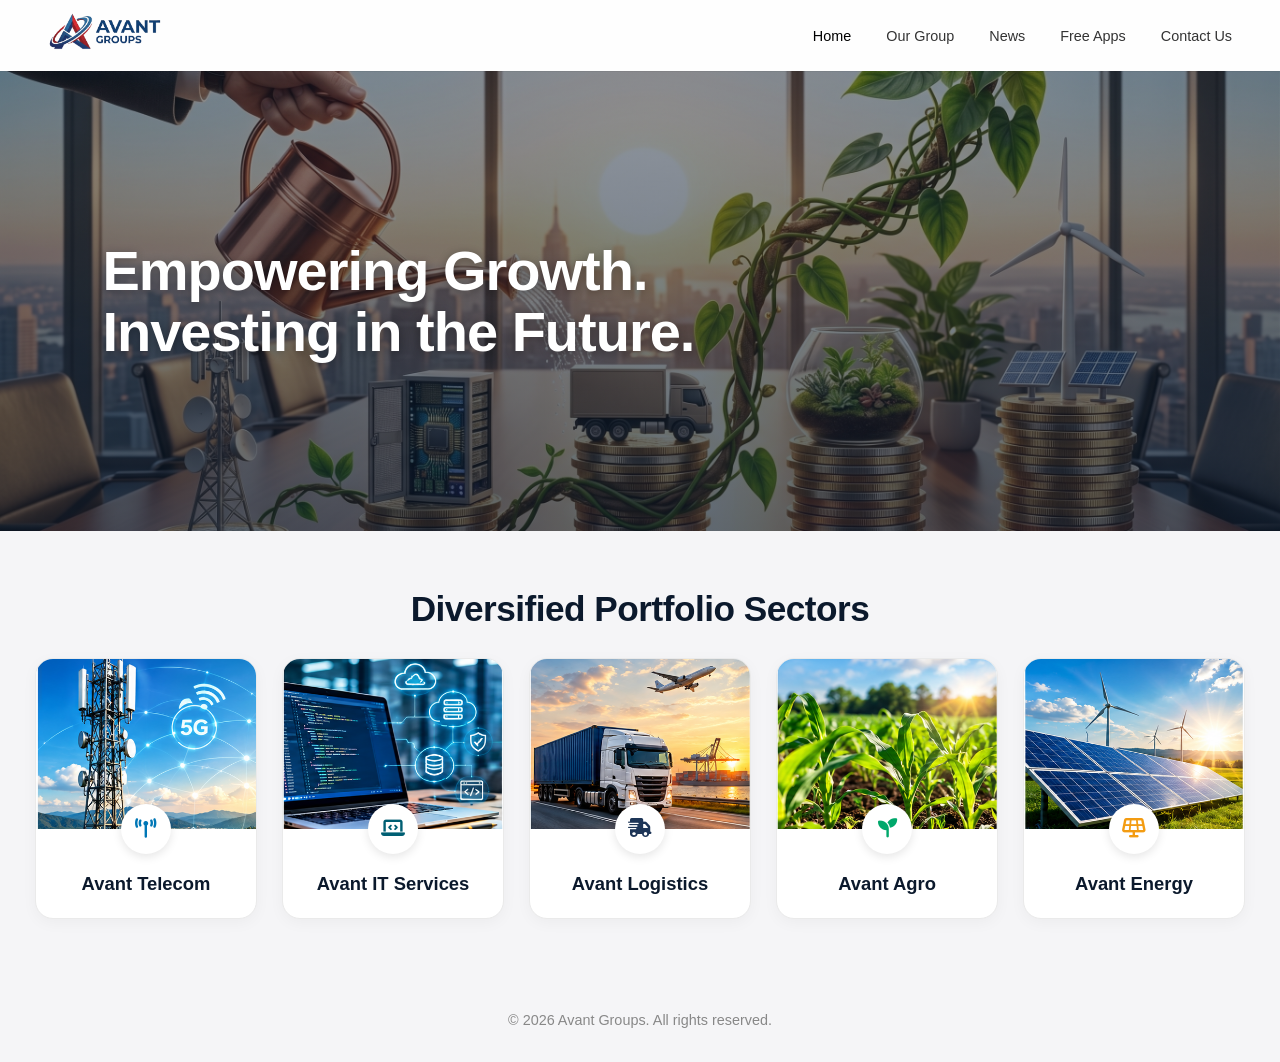
<file: index.html>
<!DOCTYPE html>
<html lang="en">
<head>
    <meta charset="UTF-8">
    <meta name="viewport" content="width=device-width, initial-scale=1.0, maximum-scale=1.0, user-scalable=no">
    <title>Avant Groups - Empowering Growth</title>
    <link rel="stylesheet" href="styles.css">
    <link rel="stylesheet" href="https://cdnjs.cloudflare.com/ajax/libs/font-awesome/6.4.0/css/all.min.css">
</head>
<body>
    <header class="site-header">
        <div class="header-container">
            <div class="logo-container">
                <a href="index.html">
                    <img src="logo.png" alt="Avant Groups Logo">
                </a>
            </div>
            <!-- Mobile toggle button -->
            <div class="mobile-menu-toggle" id="mobile-menu">
                <i class="fas fa-bars"></i>
            </div>
            <nav class="main-nav">
                <ul>
                    <li><a href="index.html" class="active">Home</a></li>
                    <li><a href="our-group.html">Our Group</a></li>
                    <li><a href="news.html">News</a></li>
                    <li><a href="free-apps.html">Free Apps</a></li>
                    <li><a href="javascript:void(0)" onclick="openContactModal('')">Contact Us</a></li>
                </ul>
            </nav>
        </div>
    </header>

    <section class="hero-section">
        <div class="hero-overlay"></div>
        <div class="hero-content">
            <h1>Empowering Growth.<br>Investing in the Future.</h1>
        </div>
    </section>

    <main class="main-content">
        <section class="services-section">
            <h2>Diversified Portfolio Sectors</h2>
            <div class="services-grid">
                <a href="telecom.html" style="text-decoration: none; color: inherit;">
                    <div class="service-card telecom-card">
                        <div class="service-img">
                            <img src="photo/telecom_image.png" alt="Avant Telecom">
                        </div>
                        <div class="service-icon"><i class="fas fa-broadcast-tower"></i></div>
                        <h3>Avant Telecom</h3>
                    </div>
                </a>
                <a href="it-services.html" style="text-decoration: none; color: inherit;">
                    <div class="service-card it-card">
                        <div class="service-img">
                            <img src="photo/it_image.png" alt="Avant IT Services">
                        </div>
                        <div class="service-icon"><i class="fas fa-laptop-code"></i></div>
                        <h3>Avant IT Services</h3>
                    </div>
                </a>
                <a href="logistics.html" style="text-decoration: none; color: inherit;">
                    <div class="service-card logistics-card">
                        <div class="service-img">
                            <img src="photo/logistics_image.png" alt="Avant Logistics">
                        </div>
                        <div class="service-icon"><i class="fas fa-shipping-fast"></i></div>
                        <h3>Avant Logistics</h3>
                    </div>
                </a>
                <a href="agro.html" style="text-decoration: none; color: inherit;">
                    <div class="service-card agro-card">
                        <div class="service-img">
                            <img src="photo/agro_image.png" alt="Avant Agro">
                        </div>
                        <div class="service-icon"><i class="fas fa-seedling"></i></div>
                        <h3>Avant Agro</h3>
                    </div>
                </a>
                <a href="energy.html" style="text-decoration: none; color: inherit;">
                    <div class="service-card energy-card">
                        <div class="service-img">
                            <img src="photo/energy_image.png" alt="Avant Energy">
                        </div>
                        <div class="service-icon"><i class="fas fa-solar-panel"></i></div>
                        <h3>Avant Energy</h3>
                    </div>
                </a>
            </div>
        </section>
    </main>

    <footer>
        <p>&copy; 2026 Avant Groups. All rights reserved.</p>
    </footer>

    <!-- Contact Modal Overlay -->
    <div class="modal-overlay" id="contactModal">
        <div class="modal-content">
            <span class="modal-close" onclick="closeContactModal()"><i class="fas fa-times"></i></span>
            <div class="form-header">
                <h2 style="color: var(--primary-color); font-weight: 800; margin-bottom: 4px; letter-spacing: -0.5px;">Connect With Us</h2>
                <p style="font-size: 0.85rem; letter-spacing: 1.5px; color: #555; font-weight: 700;">AVANT GROUP</p>
            </div>
            <form id="contactForm" onsubmit="submitContactForm(event)">
                <div class="form-group">
                    <label>SERVICE REQUIRED</label>
                    <select name="service" id="modalServiceSelect" required>
                        <option value="" disabled selected>Select a Service...</option>
                        <option value="Avant Telecom">Avant Telecom</option>
                        <option value="Avant IT Services">Avant IT Services</option>
                        <option value="Avant Logistics">Avant Logistics</option>
                        <option value="Avant Agro">Avant Agro</option>
                        <option value="Avant Energy">Avant Energy</option>
                    </select>
                </div>
                <div class="form-group">
                    <label>FULL NAME</label>
                    <input type="text" name="name" placeholder="John Doe" required>
                </div>
                <div class="form-row">
                    <div class="form-group half">
                        <label>EMAIL</label>
                        <input type="email" name="email" placeholder="john@company.com" pattern="[a-zA-Z0-9._%+\-]+@[a-zA-Z0-9.\-]+\.[a-zA-Z]{2,}$" title="Please enter a valid email address" required>
                    </div>
                    <div class="form-group half">
                        <label>PHONE</label>
                        <div class="phone-input-group">
                            <select name="country_code" style="width: 130px; flex-shrink: 0; padding: 12px 8px; border-radius: 8px; border: 1px solid #e1e4e8; background: #fafbfc; font-size: 0.85rem;">
                                <option value="+91" selected>India (+91)</option>
                                <option value="+1">USA (+1)</option>
                                <option value="+44">UK (+44)</option>
                                <option value="+61">Aus (+61)</option>
                            </select>
                            <input type="tel" name="phone" placeholder="9876543210" pattern="[0-9]{7,15}" title="Please enter a valid phone number (digits only)" oninput="this.value = this.value.replace(/[^0-9]/g, '')" required style="flex: 1; min-width: 0; padding: 12px; border-radius: 8px; border: 1px solid #e1e4e8; background: #fafbfc; font-size: 0.95rem;">
                        </div>
                    </div>
                </div>
                <div class="form-group">
                    <label>MESSAGE</label>
                    <textarea name="message" rows="4" placeholder="How can we help you?" required></textarea>
                </div>
                <button type="submit" id="submitBtn" class="submit-btn">SEND MESSAGE</button>
            </form>
        </div>
    </div>

    <script>
        const mobileMenuBtn = document.getElementById('mobile-menu');
        const mainNav = document.querySelector('.main-nav');

        if (mobileMenuBtn) {
            mobileMenuBtn.addEventListener('click', function() {
                mainNav.classList.toggle('active');
                const icon = this.querySelector('i');
                if (mainNav.classList.contains('active')) {
                    icon.classList.remove('fa-bars');
                    icon.classList.add('fa-times');
                    document.body.style.overflow = 'hidden';
                } else {
                    icon.classList.remove('fa-times');
                    icon.classList.add('fa-bars');
                    document.body.style.overflow = 'auto';
                }
            });
        }

        function openContactModal(serviceName = '') {
            const modal = document.getElementById('contactModal');
            if (modal) {
                modal.classList.add('active');
                document.body.style.overflow = 'hidden';
            }
            if (serviceName) {
                const select = document.getElementById('modalServiceSelect');
                if (select) select.value = serviceName;
            }
            if (mainNav && mainNav.classList.contains('active')) {
                mainNav.classList.remove('active');
                const icon = document.getElementById('mobile-menu').querySelector('i');
                if (icon) {
                    icon.classList.remove('fa-times');
                    icon.classList.add('fa-bars');
                }
            }
        }

        function closeContactModal() {
            const modal = document.getElementById('contactModal');
            if (modal) {
                modal.classList.remove('active');
                document.body.style.overflow = 'auto';
            }
        }

        window.onclick = function(event) {
            const modal = document.getElementById('contactModal');
            if (event.target === modal) {
                closeContactModal();
            }
        };

        function submitContactForm(e) {
            e.preventDefault();
            const form = document.getElementById('contactForm');
            const submitBtn = document.getElementById('submitBtn');
            submitBtn.disabled = true;
            submitBtn.textContent = 'SENDING...';

            const scriptURL = 'https://script.google.com/macros/s/AKfycbxO5bFjlRamGT6pGc4AnDP80mBiB0oZgtDR2aDcbFcRZERsg8mZsuMfuqHLS9YZK14BIg/exec';
            const formData = new FormData(form);

            fetch(scriptURL, { method: 'POST', body: formData })
                .then(() => {
                    alert('Thank you! Your message has been sent successfully.');
                    form.reset();
                    submitBtn.disabled = false;
                    submitBtn.textContent = 'SEND MESSAGE';
                    closeContactModal();
                })
                .catch(() => {
                    alert('Submission received.');
                    submitBtn.disabled = false;
                    submitBtn.textContent = 'SEND MESSAGE';
                    closeContactModal();
                });
        }
    </script>
</body>
</html>
</file>
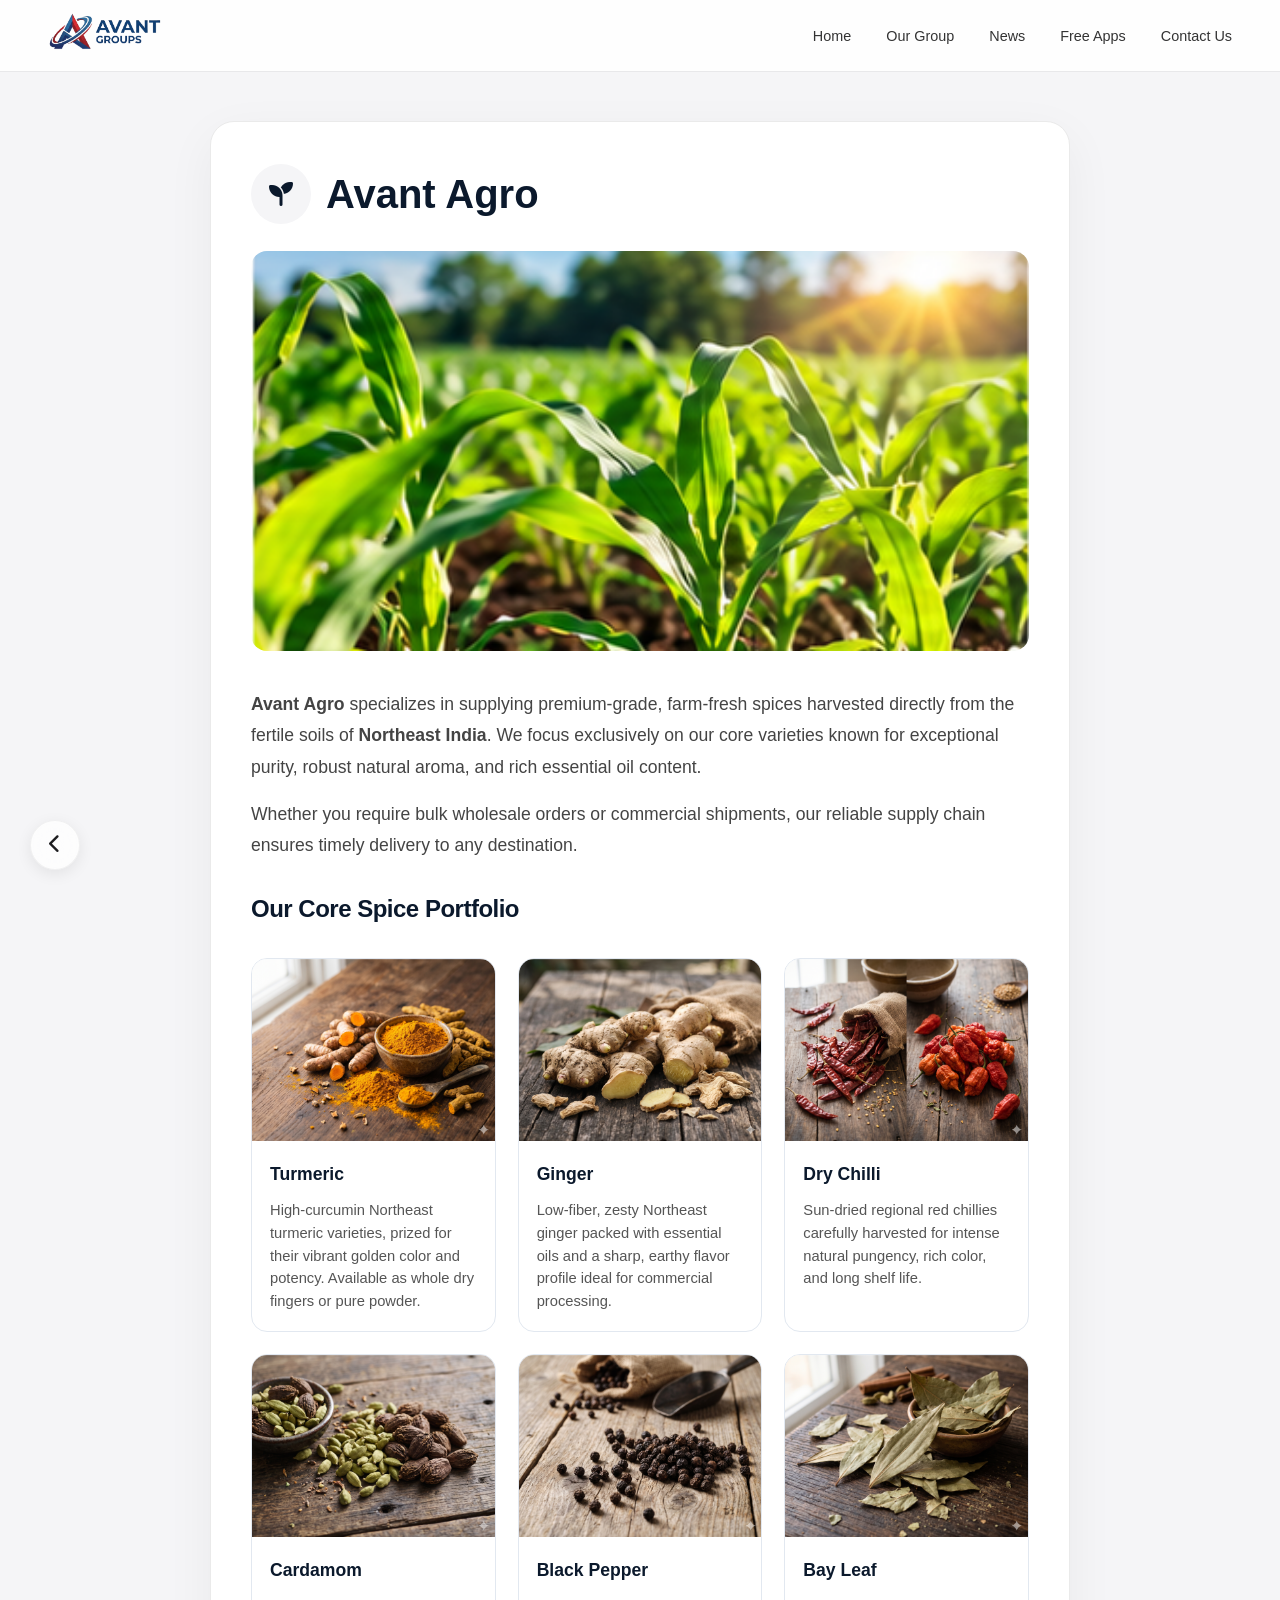
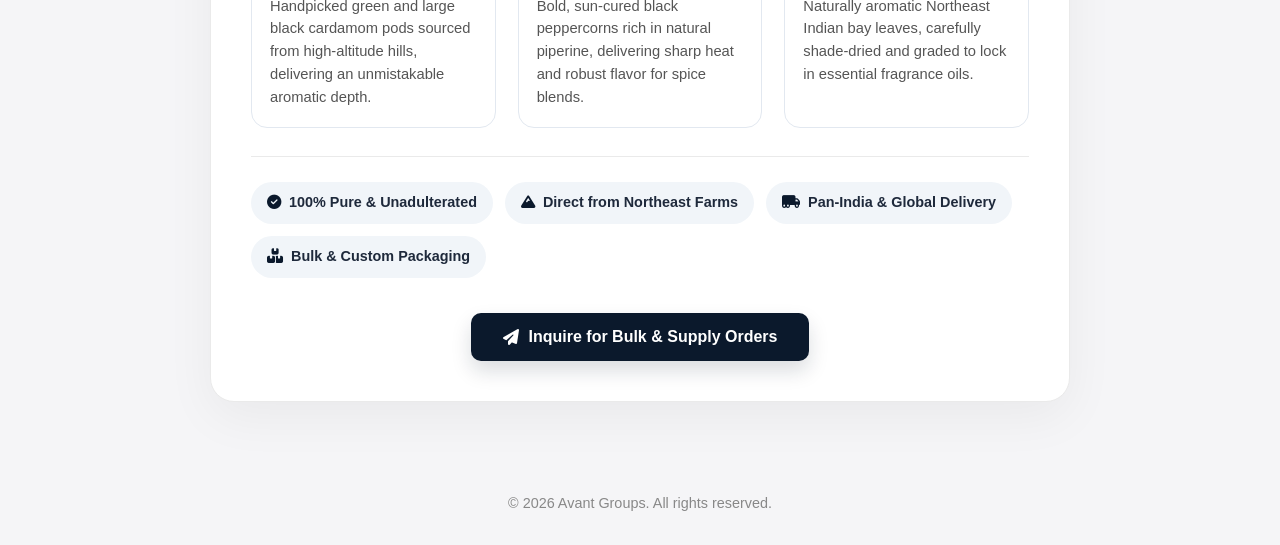
<file: agro.html>
<!DOCTYPE html>
<html lang="en">
<head>
    <meta charset="UTF-8">
    <meta name="viewport" content="width=device-width, initial-scale=1.0, maximum-scale=1.0, user-scalable=no">
    <title>Avant Agro - Avant Groups</title>
    <link rel="stylesheet" href="styles.css">
    <link rel="stylesheet" href="https://cdnjs.cloudflare.com/ajax/libs/font-awesome/6.4.0/css/all.min.css">
    <style>
        /* Self-contained Modal Styles */
        .modal-overlay {
            display: none;
            position: fixed;
            top: 0; left: 0; width: 100%; height: 100%;
            background: rgba(15, 23, 42, 0.7);
            backdrop-filter: blur(8px);
            -webkit-backdrop-filter: blur(8px);
            z-index: 99999;
            align-items: center;
            justify-content: center;
            padding: 20px;
        }
        .modal-overlay.active {
            display: flex !important;
        }
        .modal-content {
            background: #ffffff;
            width: 100%;
            max-width: 580px;
            border-radius: 24px;
            padding: 35px 30px;
            box-shadow: 0 25px 50px -12px rgba(0, 0, 0, 0.25);
            position: relative;
            max-height: 90vh;
            overflow-y: auto;
            border: 1px solid rgba(226, 232, 240, 0.8);
            animation: modalFadeIn 0.25s ease-out;
        }
        @keyframes modalFadeIn {
            from { transform: scale(0.95) translateY(10px); opacity: 0; }
            to { transform: scale(1) translateY(0); opacity: 1; }
        }
        .modal-close {
            position: absolute;
            top: 18px;
            right: 20px;
            width: 36px;
            height: 36px;
            border-radius: 50%;
            background: #f1f5f9;
            color: #475569;
            display: flex;
            align-items: center;
            justify-content: center;
            font-size: 1.1rem;
            cursor: pointer;
            border: none;
            transition: all 0.2s;
        }
        .modal-close:hover {
            background: #e2e8f0;
            color: #0f172a;
        }

        /* Spice Showcase Grid with Photo Support */
        .spice-grid {
            display: grid;
            grid-template-columns: repeat(auto-fill, minmax(240px, 1fr));
            gap: 22px;
            margin: 28px 0;
        }
        .spice-item {
            background: #ffffff;
            border: 1px solid #e2e8f0;
            border-radius: 16px;
            overflow: hidden;
            display: flex;
            flex-direction: column;
            transition: transform 0.25s ease, box-shadow 0.25s ease;
        }
        .spice-item:hover {
            transform: translateY(-4px);
            box-shadow: 0 14px 30px rgba(0, 0, 0, 0.08);
            border-color: #cbd5e1;
        }
        .spice-img-wrapper {
            width: 100%;
            aspect-ratio: 4 / 3;
            background: #f1f5f9;
            overflow: hidden;
            position: relative;
        }
        .spice-img-wrapper img {
            width: 100%;
            height: 100%;
            object-fit: cover;
            transition: transform 0.35s ease;
        }
        .spice-item:hover .spice-img-wrapper img {
            transform: scale(1.06);
        }
        .spice-body {
            padding: 18px;
            flex: 1;
            display: flex;
            flex-direction: column;
        }
        .spice-body h3 {
            font-size: 1.1rem;
            color: var(--primary-color, #0b192c);
            margin: 0 0 8px 0;
            font-weight: 700;
        }
        .spice-body p {
            font-size: 0.92rem;
            color: #555;
            margin: 0;
            line-height: 1.55;
        }
        .agro-features {
            display: flex;
            flex-wrap: wrap;
            gap: 12px;
            margin-top: 25px;
            padding-top: 25px;
            border-top: 1px solid #eaeaea;
        }
        .feature-badge {
            background: #f1f5f9;
            color: #1e293b;
            padding: 8px 16px;
            border-radius: 50px;
            font-size: 0.9rem;
            font-weight: 600;
            display: inline-flex;
            align-items: center;
            gap: 8px;
        }
        .feature-badge i {
            color: var(--primary-color, #0b192c);
        }
    </style>
</head>
<body>
    <header class="site-header">
        <div class="header-container">
            <div class="logo-container">
                <a href="index.html">
                    <img src="logo.png" alt="Avant Groups Logo">
                </a>
            </div>
            <div class="mobile-menu-toggle" id="mobile-menu">
                <i class="fas fa-bars"></i>
            </div>
           <nav class="main-nav">
    <ul>
        <li><a href="index.html">Home</a></li>
        <li><a href="our-group.html">Our Group</a></li>
        <li><a href="news.html">News</a></li>
        <li><a href="free-apps.html">Free Apps</a></li>
        <li><a href="javascript:void(0)" onclick="openContactModal('')">Contact Us</a></li>
    </ul>
</nav>
        </div>
    </header>

    <main class="main-content">
        <section class="services-section" style="max-width: 900px; margin: 50px auto; padding: 0 20px;">
            <div style="background: #ffffff; padding: 40px; border-radius: 24px; box-shadow: 0 15px 50px rgba(0, 0, 0, 0.05); border: 1px solid #eaeaea; text-align: left;" class="mobile-padded-card">
                <div style="display: flex; align-items: center; gap: 15px; margin-bottom: 25px;">
                    <div style="width: 60px; height: 60px; background-color: var(--bg-color); border-radius: 50%; display: flex; align-items: center; justify-content: center; font-size: 1.5rem; color: var(--primary-color);">
                        <i class="fas fa-seedling"></i>
                    </div>
                    <h1 style="font-size: 2.5rem; color: var(--primary-color); margin: 0;" class="mobile-title">Avant Agro</h1>
                </div>
                
                <img src="photo/agro_image.png" alt="Avant Agro - Northeast Spices" style="width: 100%; height: 400px; object-fit: cover; border-radius: 16px; margin-bottom: 30px;">
                
                <div style="font-size: 1.1rem; color: #444; line-height: 1.8;">
                    <p style="margin-bottom: 15px;">
                        <strong>Avant Agro</strong> specializes in supplying premium-grade, farm-fresh spices harvested directly from the fertile soils of <strong>Northeast India</strong>. We focus exclusively on our core varieties known for exceptional purity, robust natural aroma, and rich essential oil content.
                    </p>
                    <p style="margin-bottom: 25px;">
                        Whether you require bulk wholesale orders or commercial shipments, our reliable supply chain ensures timely delivery to any destination.
                    </p>

                    <h2 style="font-size: 1.5rem; color: var(--primary-color); margin-bottom: 15px;">Our Core Spice Portfolio</h2>
                    
                    <div class="spice-grid">
                        <!-- 1. Turmeric -->
                        <div class="spice-item">
                            <div class="spice-img-wrapper">
                                <img src="photo/turmeric.png" alt="Turmeric" loading="lazy">
                            </div>
                            <div class="spice-body">
                                <h3>Turmeric</h3>
                                <p>High-curcumin Northeast turmeric varieties, prized for their vibrant golden color and potency. Available as whole dry fingers or pure powder.</p>
                            </div>
                        </div>

                        <!-- 2. Ginger -->
                        <div class="spice-item">
                            <div class="spice-img-wrapper">
                                <img src="photo/ginger.png" alt="Ginger" loading="lazy">
                            </div>
                            <div class="spice-body">
                                <h3>Ginger</h3>
                                <p>Low-fiber, zesty Northeast ginger packed with essential oils and a sharp, earthy flavor profile ideal for commercial processing.</p>
                            </div>
                        </div>

                        <!-- 3. Dry Chilli -->
                        <div class="spice-item">
                            <div class="spice-img-wrapper">
                                <img src="photo/dry_chilli.png" alt="Dry Chilli" loading="lazy">
                            </div>
                            <div class="spice-body">
                                <h3>Dry Chilli</h3>
                                <p>Sun-dried regional red chillies carefully harvested for intense natural pungency, rich color, and long shelf life.</p>
                            </div>
                        </div>

                        <!-- 4. Cardamom -->
                        <div class="spice-item">
                            <div class="spice-img-wrapper">
                                <img src="photo/cardamom.png" alt="Cardamom" loading="lazy">
                            </div>
                            <div class="spice-body">
                                <h3>Cardamom</h3>
                                <p>Handpicked green and large black cardamom pods sourced from high-altitude hills, delivering an unmistakable aromatic depth.</p>
                            </div>
                        </div>

                        <!-- 5. Black Pepper -->
                        <div class="spice-item">
                            <div class="spice-img-wrapper">
                                <img src="photo/black_pepper.png" alt="Black Pepper" loading="lazy">
                            </div>
                            <div class="spice-body">
                                <h3>Black Pepper</h3>
                                <p>Bold, sun-cured black peppercorns rich in natural piperine, delivering sharp heat and robust flavor for spice blends.</p>
                            </div>
                        </div>

                        <!-- 6. Bay Leaf -->
                        <div class="spice-item">
                            <div class="spice-img-wrapper">
                                <img src="photo/bay_leaf.png" alt="Bay Leaf" loading="lazy">
                            </div>
                            <div class="spice-body">
                                <h3>Bay Leaf</h3>
                                <p>Naturally aromatic Northeast Indian bay leaves, carefully shade-dried and graded to lock in essential fragrance oils.</p>
                            </div>
                        </div>
                    </div>

                    <div class="agro-features">
                        <span class="feature-badge"><i class="fas fa-check-circle"></i> 100% Pure & Unadulterated</span>
                        <span class="feature-badge"><i class="fas fa-mountain"></i> Direct from Northeast Farms</span>
                        <span class="feature-badge"><i class="fas fa-truck-moving"></i> Pan-India & Global Delivery</span>
                        <span class="feature-badge"><i class="fas fa-boxes"></i> Bulk & Custom Packaging</span>
                    </div>

                    <div style="margin-top: 35px; text-align: center;">
                        <button type="button" onclick="openContactModal('Avant Agro')" style="padding: 15px 32px; background: var(--primary-color, #0b192c); color: #ffffff; border: none; border-radius: 10px; font-size: 1rem; font-weight: 700; cursor: pointer; display: inline-flex; align-items: center; gap: 10px; box-shadow: 0 10px 20px rgba(11, 25, 44, 0.15); transition: transform 0.2s;">
                            <i class="fas fa-paper-plane"></i> Inquire for Bulk & Supply Orders
                        </button>
                    </div>
                </div>
            </div>
        </section>
    </main>

    <footer>
        <p>&copy; 2026 Avant Groups. All rights reserved.</p>
    </footer>

    <a href="javascript:history.back()" class="floating-back-btn" title="Go Back">
        <i class="fas fa-chevron-left"></i>
    </a>

    <!-- Contact Modal Overlay -->
    <div class="modal-overlay" id="contactModal">
        <div class="modal-content">
            <button type="button" class="modal-close" onclick="closeContactModal()"><i class="fas fa-times"></i></button>
            <div class="form-header" style="text-align: center; margin-bottom: 25px;">
                <h2 style="color: var(--primary-color); font-weight: 800; margin-bottom: 4px; letter-spacing: -0.5px;">Connect With Us</h2>
                <p style="font-size: 0.85rem; letter-spacing: 1.5px; color: #555; font-weight: 700;">AVANT GROUP</p>
            </div>
            <form id="contactForm" onsubmit="submitContactForm(event)">
                <div class="form-group" style="margin-bottom: 18px;">
                    <label style="display:block; font-size: 0.75rem; font-weight: 700; color: #333; margin-bottom: 6px;">SERVICE REQUIRED</label>
                    <select name="service" id="modalServiceSelect" required style="width:100%; padding: 12px 15px; border-radius: 8px; border: 1px solid #e1e4e8; background:#fafbfc; font-size:0.95rem;">
                        <option value="" disabled selected>Select a Service...</option>
                        <option value="Avant Telecom">Avant Telecom</option>
                        <option value="Avant IT Services">Avant IT Services</option>
                        <option value="Avant Logistics">Avant Logistics</option>
                        <option value="Avant Agro">Avant Agro</option>
                        <option value="Avant Energy">Avant Energy</option>
                    </select>
                </div>
                <div class="form-group" style="margin-bottom: 18px;">
                    <label style="display:block; font-size: 0.75rem; font-weight: 700; color: #333; margin-bottom: 6px;">FULL NAME</label>
                    <input type="text" name="name" placeholder="John Doe" required style="width:100%; padding: 12px 15px; border-radius: 8px; border: 1px solid #e1e4e8; background:#fafbfc; font-size:0.95rem;">
                </div>
                <div class="form-row" style="display:flex; gap: 15px; margin-bottom: 18px;">
                    <div class="form-group half" style="flex:1;">
                        <label style="display:block; font-size: 0.75rem; font-weight: 700; color: #333; margin-bottom: 6px;">EMAIL</label>
                        <input type="email" name="email" placeholder="john@company.com" pattern="[a-zA-Z0-9._%+\-]+@[a-zA-Z0-9.\-]+\.[a-zA-Z]{2,}$" title="Please enter a valid email address (e.g., name@domain.com)" required style="width:100%; padding: 12px 15px; border-radius: 8px; border: 1px solid #e1e4e8; background:#fafbfc; font-size:0.95rem;">
                    </div>
                    <div class="form-group half" style="flex:1;">
                        <label style="display:block; font-size: 0.75rem; font-weight: 700; color: #333; margin-bottom: 6px;">PHONE</label>
                        <div class="phone-input-group" style="display:flex; gap:8px;">
                            <select name="country_code" style="width:130px; flex-shrink:0; padding: 12px 8px; border-radius: 8px; border: 1px solid #e1e4e8; background:#fafbfc; font-size:0.85rem;">
                                <option value="+91" selected>India (+91)</option>
                                <option value="+1">USA (+1)</option>
                                <option value="+44">UK (+44)</option>
                                <option value="+61">Aus (+61)</option>
                            </select>
                            <input type="tel" name="phone" placeholder="9876543210" pattern="[0-9]{7,15}" title="Please enter a valid phone number (digits only)" oninput="this.value = this.value.replace(/[^0-9]/g, '')" required style="flex:1; min-width:0; padding: 12px 12px; border-radius: 8px; border: 1px solid #e1e4e8; background:#fafbfc; font-size:0.95rem;">
                        </div>
                    </div>
                </div>
                <div class="form-group" style="margin-bottom: 18px;">
                    <label style="display:block; font-size: 0.75rem; font-weight: 700; color: #333; margin-bottom: 6px;">MESSAGE</label>
                    <textarea name="message" rows="4" placeholder="How can we help you?" required style="width:100%; padding: 12px 15px; border-radius: 8px; border: 1px solid #e1e4e8; background:#fafbfc; font-size:0.95rem;"></textarea>
                </div>
                <button type="submit" id="submitBtn" class="submit-btn" style="width:100%; padding: 14px; background: #0b192c; color: #fff; border:none; border-radius: 8px; font-weight:700; cursor:pointer;">SEND MESSAGE</button>
            </form>
        </div>
    </div>

    <script>
        function openContactModal(serviceName) {
            var modal = document.getElementById('contactModal');
            if (modal) {
                modal.classList.add('active');
                document.body.style.overflow = 'hidden';
            }
            var select = document.getElementById('modalServiceSelect');
            if (select) {
                select.value = serviceName ? serviceName : '';
            }
            var nav = document.querySelector('.main-nav');
            if (nav && nav.classList.contains('active')) {
                nav.classList.remove('active');
                var icon = document.querySelector('#mobile-menu i');
                if (icon) {
                    icon.classList.remove('fa-times');
                    icon.classList.add('fa-bars');
                }
            }
        }

        function closeContactModal() {
            var modal = document.getElementById('contactModal');
            if (modal) {
                modal.classList.remove('active');
                document.body.style.overflow = 'auto';
            }
        }

        window.onclick = function(event) {
            var modal = document.getElementById('contactModal');
            if (event.target === modal) {
                closeContactModal();
            }
        };

        var mobileBtn = document.getElementById('mobile-menu');
        if (mobileBtn) {
            mobileBtn.addEventListener('click', function() {
                var nav = document.querySelector('.main-nav');
                if (nav) {
                    nav.classList.toggle('active');
                    var icon = this.querySelector('i');
                    if (nav.classList.contains('active')) {
                        icon.classList.remove('fa-bars');
                        icon.classList.add('fa-times');
                        document.body.style.overflow = 'hidden';
                    } else {
                        icon.classList.remove('fa-times');
                        icon.classList.add('fa-bars');
                        document.body.style.overflow = 'auto';
                    }
                }
            });
        }

        function submitContactForm(e) {
            e.preventDefault();
            var form = document.getElementById('contactForm');
            var submitBtn = document.getElementById('submitBtn');
            submitBtn.disabled = true;
            submitBtn.textContent = 'SENDING...';

            var scriptURL = 'https://script.google.com/macros/s/AKfycbxO5bFjlRamGT6pGc4AnDP80mBiB0oZgtDR2aDcbFcRZERsg8mZsuMfuqHLS9YZK14BIg/exec';
            var formData = new FormData(form);

            fetch(scriptURL, { method: 'POST', body: formData })
                .then(function(res) {
                    alert('Thank you! Your message has been Received, We will contact You Soon');
                    form.reset();
                    submitBtn.disabled = false;
                    submitBtn.textContent = 'SEND MESSAGE';
                    closeContactModal();
                })
                .catch(function(err) {
                    alert('Submitted! (Make sure your Google Apps Script URL is configured).');
                    submitBtn.disabled = false;
                    submitBtn.textContent = 'SEND MESSAGE';
                    closeContactModal();
                });
        }
    </script>
</body>
</html>
</file>
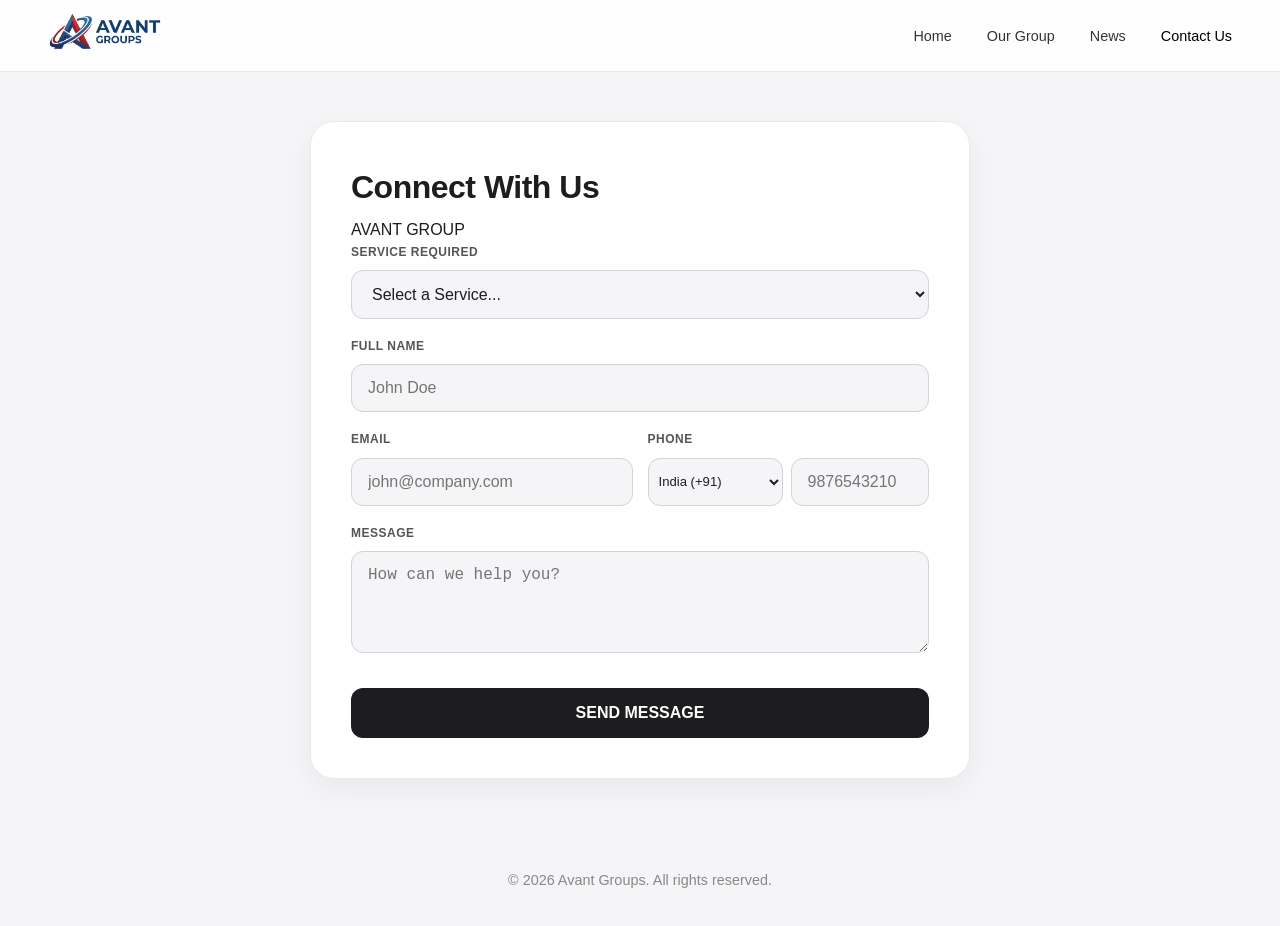
<file: contact.html>
<!DOCTYPE html>
<html lang="en">
<head>
    <meta charset="UTF-8">
    <meta name="viewport" content="width=device-width, initial-scale=1.0">
    <title>Contact Us - Avant Groups</title>
    <link rel="stylesheet" href="styles.css">
    <link rel="stylesheet" href="https://cdnjs.cloudflare.com/ajax/libs/font-awesome/6.4.0/css/all.min.css">
</head>
<body>
    <header class="site-header">
        <div class="header-container">
            <div class="logo-container">
                <a href="index.html">
                    <img src="logo.png" alt="Avant Groups Logo">
                </a>
            </div>
            <!-- Mobile toggle button -->
            <div class="mobile-menu-toggle" id="mobile-menu">
                <i class="fas fa-bars"></i>
            </div>
            <nav class="main-nav">
                <ul>
                    <li><a href="index.html">Home</a></li>
                    <li><a href="our-group.html">Our Group</a></li>
                    <li><a href="news.html">News</a></li>
                    <li><a href="contact.html" class="active">Contact Us</a></li>
                </ul>
            </nav>
        </div>
    </header>
    <main class="main-content">
        <section class="contact-page-section">
            <div class="contact-form-container">
                <div class="form-header">
                    <h2>Connect With Us</h2>
                    <p>AVANT GROUP</p>
                </div>
                <form id="contactForm" onsubmit="submitContactForm(event)">
                    <div class="form-group">
                        <label>SERVICE REQUIRED</label>
                        <select name="service" required>
                            <option value="" disabled selected>Select a Service...</option>
                            <option value="Avant Telecom">Avant Telecom</option>
                            <option value="Avant IT Services">Avant IT Services</option>
                            <option value="Avant Logistics">Avant Logistics</option>
                            <option value="Avant Agro">Avant Agro</option>
                            <option value="Avant Energy">Avant Energy</option>
                        </select>
                    </div>
                    <div class="form-group">
                        <label>FULL NAME</label>
                        <input type="text" name="name" placeholder="John Doe" required>
                    </div>
                    <div class="form-row">
                        <div class="form-group half">
                            <label>EMAIL</label>
                            <input type="email" name="email" placeholder="john@company.com" pattern="[a-zA-Z0-9._%+\-]+@[a-zA-Z0-9.\-]+\.[a-zA-Z]{2,}$" title="Please enter a valid email address (e.g., name@domain.com)" required>
                        </div>
                        <div class="form-group half">
                            <label>PHONE</label>
                            <div class="phone-input-group">
                                <select name="country_code">
                                     <option value="+93">Afghanistan (+93)</option>
                                    <option value="+355">Albania (+355)</option>
                                    <option value="+213">Algeria (+213)</option>
                                    <option value="+376">Andorra (+376)</option>
                                    <option value="+244">Angola (+244)</option>
                                    <option value="+54">Argentina (+54)</option>
                                    <option value="+374">Armenia (+374)</option>
                                    <option value="+61">Australia (+61)</option>
                                    <option value="+43">Austria (+43)</option>
                                    <option value="+994">Azerbaijan (+994)</option>
                                    <option value="+973">Bahrain (+973)</option>
                                    <option value="+880">Bangladesh (+880)</option>
                                    <option value="+375">Belarus (+375)</option>
                                    <option value="+32">Belgium (+32)</option>
                                    <option value="+501">Belize (+501)</option>
                                    <option value="+229">Benin (+229)</option>
                                    <option value="+975">Bhutan (+975)</option>
                                    <option value="+591">Bolivia (+591)</option>
                                    <option value="+387">Bosnia (+387)</option>
                                    <option value="+267">Botswana (+267)</option>
                                    <option value="+55">Brazil (+55)</option>
                                    <option value="+673">Brunei (+673)</option>
                                    <option value="+359">Bulgaria (+359)</option>
                                    <option value="+226">Burkina Faso (+226)</option>
                                    <option value="+257">Burundi (+257)</option>
                                    <option value="+855">Cambodia (+855)</option>
                                    <option value="+237">Cameroon (+237)</option>
                                    <option value="+1">Canada/USA (+1)</option>
                                    <option value="+238">Cape Verde (+238)</option>
                                    <option value="+236">CAR (+236)</option>
                                    <option value="+235">Chad (+235)</option>
                                    <option value="+56">Chile (+56)</option>
                                    <option value="+86">China (+86)</option>
                                    <option value="+57">Colombia (+57)</option>
                                    <option value="+269">Comoros (+269)</option>
                                    <option value="+242">Congo (+242)</option>
                                    <option value="+506">Costa Rica (+506)</option>
                                    <option value="+385">Croatia (+385)</option>
                                    <option value="+53">Cuba (+53)</option>
                                    <option value="+357">Cyprus (+357)</option>
                                    <option value="+420">Czech Republic (+420)</option>
                                    <option value="+45">Denmark (+45)</option>
                                    <option value="+253">Djibouti (+253)</option>
                                    <option value="+1767">Dominica (+1767)</option>
                                    <option value="+1809">Dominican Rep (+1809)</option>
                                    <option value="+593">Ecuador (+593)</option>
                                    <option value="+20">Egypt (+20)</option>
                                    <option value="+503">El Salvador (+503)</option>
                                    <option value="+240">Equatorial Guinea (+240)</option>
                                    <option value="+291">Eritrea (+291)</option>
                                    <option value="+372">Estonia (+372)</option>
                                    <option value="+251">Ethiopia (+251)</option>
                                    <option value="+679">Fiji (+679)</option>
                                    <option value="+358">Finland (+358)</option>
                                    <option value="+33">France (+33)</option>
                                    <option value="+241">Gabon (+241)</option>
                                    <option value="+220">Gambia (+220)</option>
                                    <option value="+995">Georgia (+995)</option>
                                    <option value="+49">Germany (+49)</option>
                                    <option value="+233">Ghana (+233)</option>
                                    <option value="+30">Greece (+30)</option>
                                    <option value="+299">Greenland (+299)</option>
                                    <option value="+502">Guatemala (+502)</option>
                                    <option value="+224">Guinea (+224)</option>
                                    <option value="+592">Guyana (+592)</option>
                                    <option value="+509">Haiti (+509)</option>
                                    <option value="+504">Honduras (+504)</option>
                                    <option value="+852">Hong Kong (+852)</option>
                                    <option value="+36">Hungary (+36)</option>
                                    <option value="+354">Iceland (+354)</option>
                                    <option value="+91" selected>India (+91)</option>
                                    <option value="+62">Indonesia (+62)</option>
                                    <option value="+98">Iran (+98)</option>
                                    <option value="+964">Iraq (+964)</option>
                                    <option value="+353">Ireland (+353)</option>
                                    <option value="+972">Israel (+972)</option>
                                    <option value="+39">Italy (+39)</option>
                                    <option value="+1876">Jamaica (+1876)</option>
                                    <option value="+81">Japan (+81)</option>
                                    <option value="+962">Jordan (+962)</option>
                                    <option value="+7">Kazakhstan/Russia (+7)</option>
                                    <option value="+254">Kenya (+254)</option>
                                    <option value="+965">Kuwait (+965)</option>
                                    <option value="+996">Kyrgyzstan (+996)</option>
                                    <option value="+856">Laos (+856)</option>
                                    <option value="+371">Latvia (+371)</option>
                                    <option value="+961">Lebanon (+961)</option>
                                    <option value="+266">Lesotho (+266)</option>
                                    <option value="+231">Liberia (+231)</option>
                                    <option value="+218">Libya (+218)</option>
                                    <option value="+423">Liechtenstein (+423)</option>
                                    <option value="+370">Lithuania (+370)</option>
                                    <option value="+352">Luxembourg (+352)</option>
                                    <option value="+853">Macau (+853)</option>
                                    <option value="+389">Macedonia (+389)</option>
                                    <option value="+261">Madagascar (+261)</option>
                                    <option value="+265">Malawi (+265)</option>
                                    <option value="+60">Malaysia (+60)</option>
                                    <option value="+960">Maldives (+960)</option>
                                    <option value="+223">Mali (+223)</option>
                                    <option value="+356">Malta (+356)</option>
                                    <option value="+222">Mauritania (+222)</option>
                                    <option value="+230">Mauritius (+230)</option>
                                    <option value="+52">Mexico (+52)</option>
                                    <option value="+373">Moldova (+373)</option>
                                    <option value="+377">Monaco (+377)</option>
                                    <option value="+976">Mongolia (+976)</option>
                                    <option value="+382">Montenegro (+382)</option>
                                    <option value="+212">Morocco (+212)</option>
                                    <option value="+258">Mozambique (+258)</option>
                                    <option value="+95">Myanmar (+95)</option>
                                    <option value="+264">Namibia (+264)</option>
                                    <option value="+977">Nepal (+977)</option>
                                    <option value="+31">Netherlands (+31)</option>
                                    <option value="+64">New Zealand (+64)</option>
                                    <option value="+505">Nicaragua (+505)</option>
                                    <option value="+227">Niger (+227)</option>
                                    <option value="+234">Nigeria (+234)</option>
                                    <option value="+47">Norway (+47)</option>
                                    <option value="+968">Oman (+968)</option>
                                    <option value="+92">Pakistan (+92)</option>
                                    <option value="+970">Palestine (+970)</option>
                                    <option value="+507">Panama (+507)</option>
                                    <option value="+675">Papua New Guinea (+675)</option>
                                    <option value="+595">Paraguay (+595)</option>
                                    <option value="+51">Peru (+51)</option>
                                    <option value="+63">Philippines (+63)</option>
                                    <option value="+48">Poland (+48)</option>
                                    <option value="+351">Portugal (+351)</option>
                                    <option value="+974">Qatar (+974)</option>
                                    <option value="+40">Romania (+40)</option>
                                    <option value="+250">Rwanda (+250)</option>
                                    <option value="+966">Saudi Arabia (+966)</option>
                                    <option value="+221">Senegal (+221)</option>
                                    <option value="+381">Serbia (+381)</option>
                                    <option value="+248">Seychelles (+248)</option>
                                    <option value="+232">Sierra Leone (+232)</option>
                                    <option value="+65">Singapore (+65)</option>
                                    <option value="+421">Slovakia (+421)</option>
                                    <option value="+386">Slovenia (+386)</option>
                                    <option value="+27">South Africa (+27)</option>
                                    <option value="+82">South Korea (+82)</option>
                                    <option value="+34">Spain (+34)</option>
                                    <option value="+94">Sri Lanka (+94)</option>
                                    <option value="+249">Sudan (+249)</option>
                                    <option value="+597">Suriname (+597)</option>
                                    <option value="+46">Sweden (+46)</option>
                                    <option value="+41">Switzerland (+41)</option>
                                    <option value="+963">Syria (+963)</option>
                                    <option value="+886">Taiwan (+886)</option>
                                    <option value="+992">Tajikistan (+992)</option>
                                    <option value="+255">Tanzania (+255)</option>
                                    <option value="+66">Thailand (+66)</option>
                                    <option value="+228">Togo (+228)</option>
                                    <option value="+676">Tonga (+676)</option>
                                    <option value="+216">Tunisia (+216)</option>
                                    <option value="+90">Turkey (+90)</option>
                                    <option value="+993">Turkmenistan (+993)</option>
                                    <option value="+256">Uganda (+256)</option>
                                    <option value="+380">Ukraine (+380)</option>
                                    <option value="+971">United Arab Emirates (+971)</option>
                                    <option value="+44">United Kingdom (+44)</option>
                                    <option value="+598">Uruguay (+598)</option>
                                    <option value="+998">Uzbekistan (+998)</option>
                                    <option value="+58">Venezuela (+58)</option>
                                    <option value="+84">Vietnam (+84)</option>
                                    <option value="+967">Yemen (+967)</option>
                                    <option value="+260">Zambia (+260)</option>
                                    <option value="+263">Zimbabwe (+263)</option>

                                    <!-- Simplified list for brevity in generation, assume full list is here -->
                                </select>
                                <input type="tel" name="phone" placeholder="9876543210" pattern="[0-9]{7,15}" title="Please enter a valid phone number (digits only)" oninput="this.value = this.value.replace(/[^0-9]/g, '')" required>
                            </div>
                        </div>
                    </div>
                    <div class="form-group">
                        <label>MESSAGE</label>
                        <textarea name="message" rows="4" placeholder="How can we help you?" required></textarea>
                    </div>
                    <button type="submit" id="submitBtn" class="submit-btn">SEND MESSAGE</button>
                </form>
            </div>
        </section>
    </main>
    <footer>
        <p>&copy; 2026 Avant Groups. All rights reserved.</p>
    </footer>

    <script>
        // Mobile Navigation Toggle
        const mobileMenuBtn = document.getElementById('mobile-menu');
        const mainNav = document.querySelector('.main-nav');

        if (mobileMenuBtn) {
            mobileMenuBtn.addEventListener('click', function() {
                mainNav.classList.toggle('active');
                const icon = this.querySelector('i');
                if(mainNav.classList.contains('active')) {
                    icon.classList.remove('fa-bars');
                    icon.classList.add('fa-times');
                } else {
                    icon.classList.remove('fa-times');
                    icon.classList.add('fa-bars');
                }
            });
        }
    </script>
    <script>
        function submitContactForm(e) {
            e.preventDefault();
            const form = document.getElementById('contactForm');
            const submitBtn = document.getElementById('submitBtn');
            submitBtn.disabled = true;
            submitBtn.textContent = 'SENDING...';

            // Replace with your Google Apps Script Web App URL
            const scriptURL = 'https://script.google.com/macros/s/AKfycbxO5bFjlRamGT6pGc4AnDP80mBiB0oZgtDR2aDcbFcRZERsg8mZsuMfuqHLS9YZK14BIg/exec';
            const formData = new FormData(form);

            fetch(scriptURL, { method: 'POST', body: formData })
                .then(response => {
                    alert('Thank you! Your message has been sent successfully, Our Team Will contact you soon');
                    form.reset();
                    submitBtn.disabled = false;
                    submitBtn.textContent = 'SEND MESSAGE';
                })
                .catch(error => {
                    console.error('Error!', error.message);
                    alert('Submission failed. Please check your Google Apps Script Web App URL.');
                    submitBtn.disabled = false;
                    submitBtn.textContent = 'SEND MESSAGE';
                });
        }
    </script>
</body>
</html>
</file>
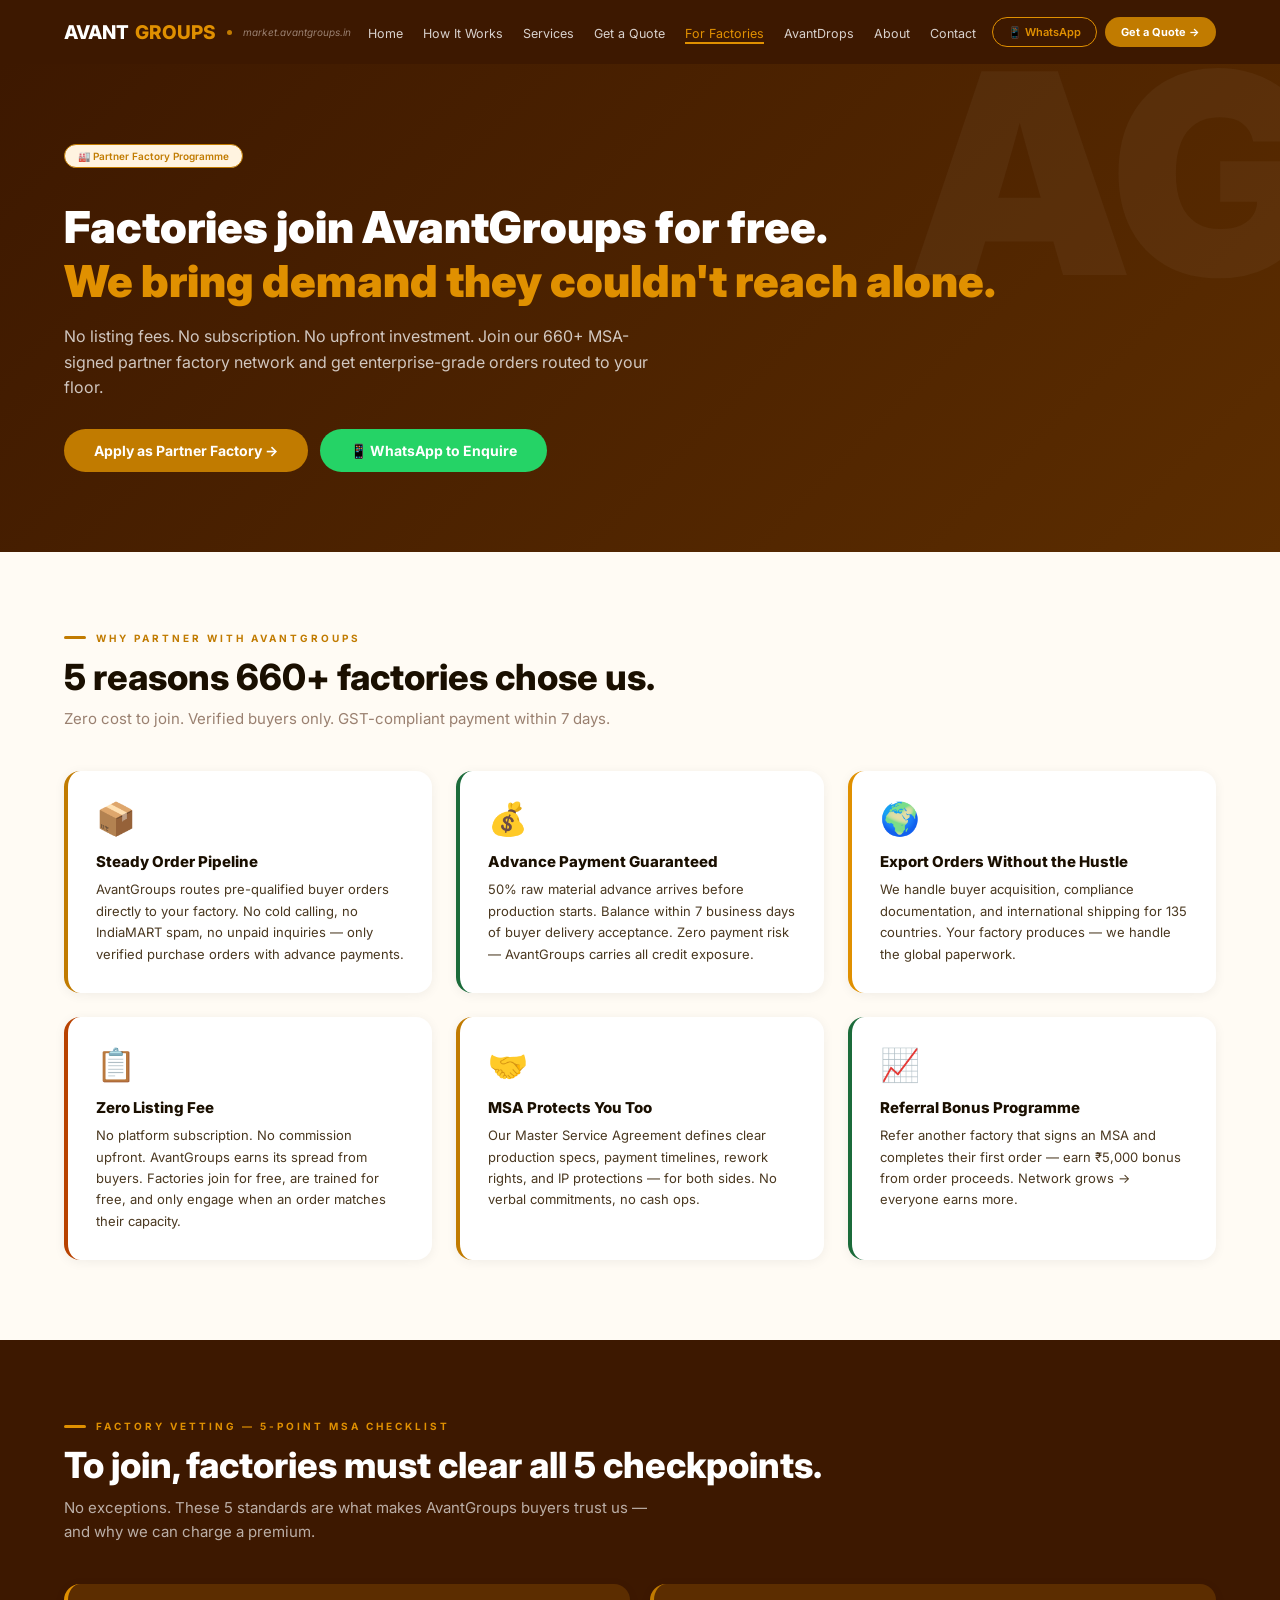
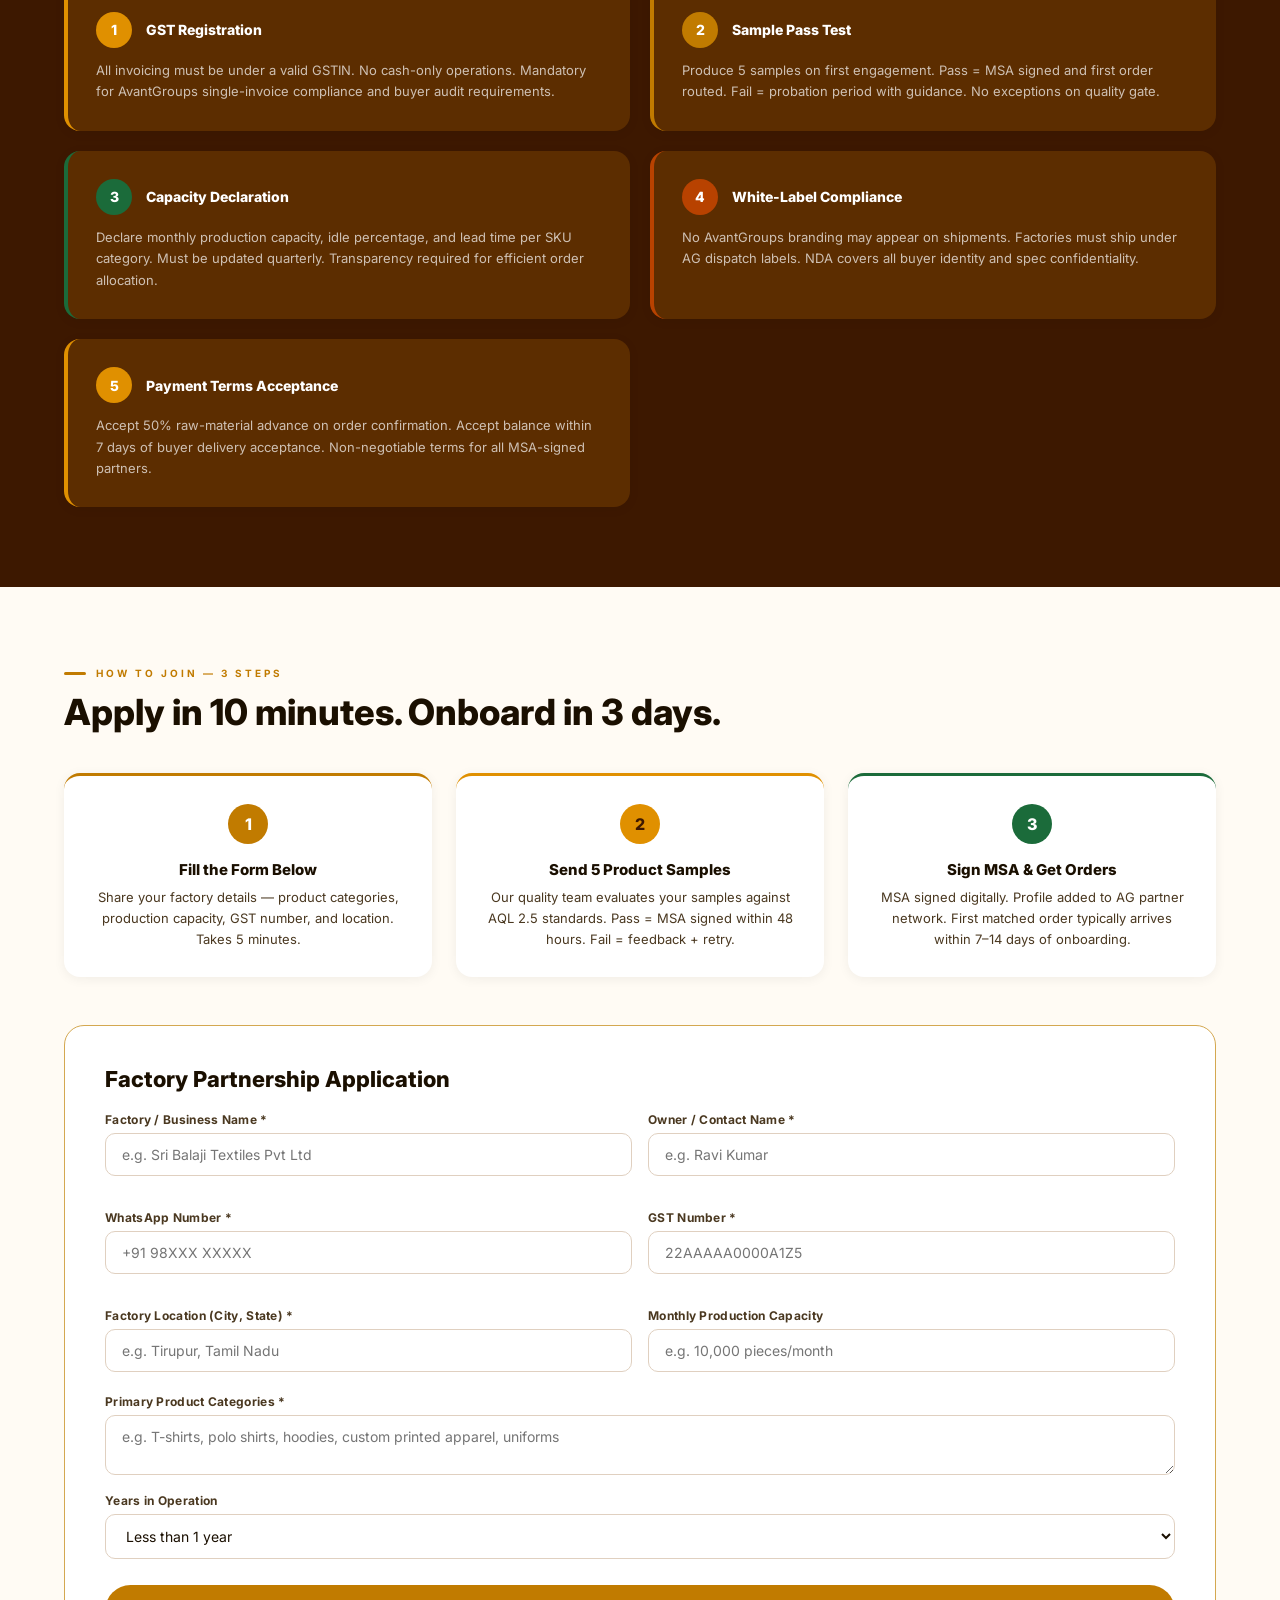
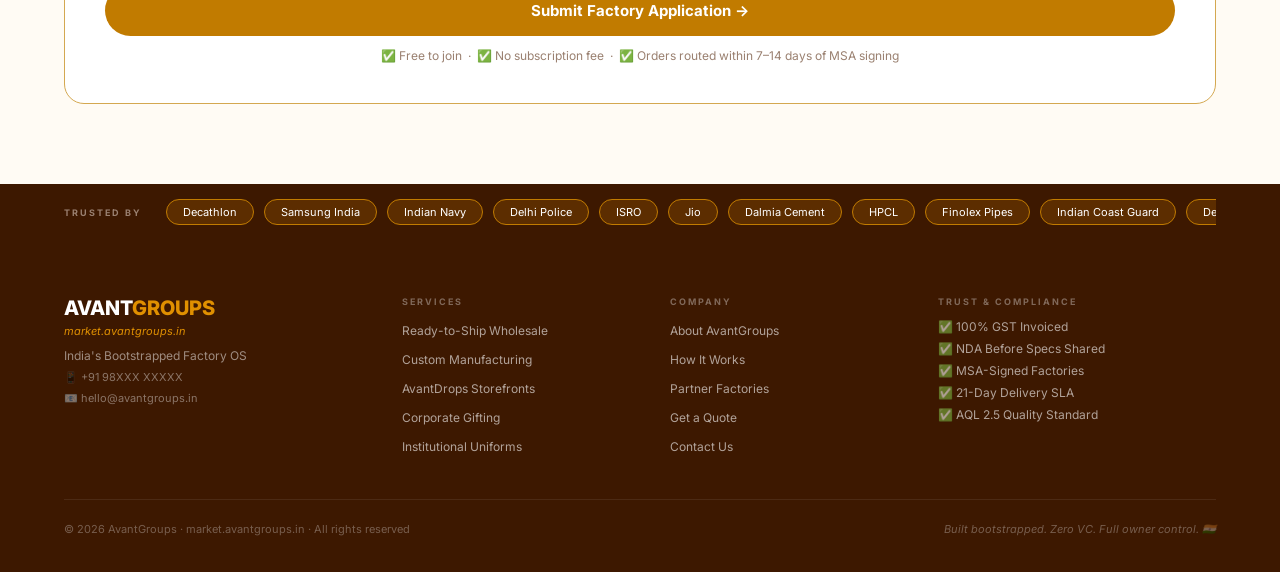
<file: factories.html>
<!DOCTYPE html>
<html lang="en">
<head>
<meta charset="UTF-8"><meta name="viewport" content="width=device-width,initial-scale=1.0">
<title>For Factories — AvantGroups</title>
<link rel="preconnect" href="https://fonts.googleapis.com">
<link href="https://fonts.googleapis.com/css2?family=Inter:wght@400;500;600;700;800;900&display=swap" rel="stylesheet">
<style>
*{margin:0;padding:0;box-sizing:border-box;}
html{scroll-behavior:smooth;}
body{font-family:'Inter',system-ui,sans-serif;background:#FFFBF4;color:#1A0F00;}
:root{
  --am:#C17B00;--dk:#3D1800;--go:#E09000;--cr:#FFF3E0;
  --cv:#FFFBF4;--td:#1A0F00;--tb:#4A3820;--tm:#9A8070;
  --ac:#B84200;--gr:#1B6B3A;--wh:#fff;--ru:#D4A850;--md:#5C2D00;
}
/* ── NAV ── */
nav{position:sticky;top:0;z-index:999;background:var(--dk);
    height:64px;display:flex;align-items:center;justify-content:space-between;
    padding:0 5%;transition:box-shadow .3s;}
nav.sc{box-shadow:0 4px 24px rgba(0,0,0,.55);}
.nl{display:flex;align-items:center;gap:6px;text-decoration:none;}
.nl .av{font-size:19px;font-weight:800;color:#fff;}
.nl .gr2{font-size:19px;font-weight:800;color:var(--go);}
.nl .dot{width:5px;height:5px;background:var(--am);border-radius:50%;margin:0 5px;}
.nl .ur{font-size:10px;color:var(--tm);font-style:italic;}
.nli{display:flex;gap:20px;list-style:none;}
.nli a{color:rgba(255,255,255,.8);font-size:12.5px;text-decoration:none;transition:.2s;}
.nli a:hover,.nli a.act{color:var(--go);}
.nli a.act{border-bottom:2px solid var(--go);padding-bottom:1px;}
.na{display:flex;gap:8px;}
.bwa{border:1px solid var(--go);color:var(--go);background:transparent;border-radius:50px;
     padding:7px 15px;font-size:11px;font-weight:600;cursor:pointer;transition:.3s;font-family:inherit;}
.bwa:hover{background:var(--go);color:var(--dk);}
.bq{background:var(--am);color:#fff;border:none;border-radius:50px;
    padding:8px 16px;font-size:11px;font-weight:700;cursor:pointer;transition:.3s;font-family:inherit;}
.bq:hover{background:var(--go);}
.hm{display:none;font-size:22px;color:var(--go);cursor:pointer;background:none;border:none;}
.mm{display:none;position:fixed;top:64px;left:0;right:0;background:var(--dk);
    padding:20px 5%;flex-direction:column;gap:12px;z-index:998;
    border-top:1px solid rgba(255,255,255,.1);}
.mm a{color:rgba(255,255,255,.85);text-decoration:none;font-size:14px;
      padding:8px 0;border-bottom:1px solid rgba(255,255,255,.07);}
.mm.op{display:flex;}
/* ── SHARED LAYOUT ── */
.sec{padding:80px 5%;}
.ey{display:flex;align-items:center;gap:10px;margin-bottom:14px;}
.el{width:22px;height:3px;background:var(--am);border-radius:2px;}
.et{font-size:10px;font-weight:700;color:var(--am);letter-spacing:3px;text-transform:uppercase;}
.h2{font-size:36px;font-weight:800;line-height:1.1;}
.sub{font-size:15px;color:var(--tm);margin-top:10px;max-width:640px;line-height:1.6;}
/* ── CARDS ── */
.card{background:#fff;border-radius:16px;padding:28px;
      box-shadow:0 2px 12px rgba(0,0,0,.06);transition:transform .3s,box-shadow .3s;}
.card:hover{transform:translateY(-4px);box-shadow:0 8px 28px rgba(0,0,0,.11);}
/* ── BTNS ── */
.btn-am{background:var(--am);color:#fff;border:none;border-radius:50px;
        padding:13px 30px;font-size:14px;font-weight:700;cursor:pointer;transition:.3s;font-family:inherit;}
.btn-am:hover{background:var(--go);transform:translateY(-2px);}
.btn-wa2{background:#25D366;color:#fff;border:none;border-radius:50px;
         padding:13px 30px;font-size:14px;font-weight:700;cursor:pointer;transition:.3s;font-family:inherit;}
.btn-wa2:hover{opacity:.9;}
.btn-out{border:2px solid var(--am);color:var(--am);background:transparent;border-radius:50px;
         padding:11px 28px;font-size:14px;font-weight:700;cursor:pointer;transition:.3s;font-family:inherit;}
.btn-out:hover{background:var(--am);color:#fff;}
/* ── TRUST BAR ── */
.tbar{background:var(--dk);padding:15px 5%;display:flex;align-items:center;gap:24px;overflow:hidden;}
.tlbl{font-size:9px;font-weight:700;letter-spacing:2px;color:var(--tm);flex-shrink:0;white-space:nowrap;}
.mwrap{overflow:hidden;flex:1;}
.minn{display:flex;gap:10px;animation:mq 22s linear infinite;width:max-content;}
.mwrap:hover .minn{animation-play-state:paused;}
@keyframes mq{from{transform:translateX(0)}to{transform:translateX(-50%)}}
.cpill{background:var(--md);border:1px solid var(--am);color:#fff;
       border-radius:50px;padding:5px 16px;font-size:11px;white-space:nowrap;}
/* ── FOOTER ── */
footer{background:var(--dk);padding:56px 5% 36px;}
.fg{display:grid;grid-template-columns:1.3fr 1fr 1fr 1.2fr;gap:36px;}
.fb2{font-size:20px;font-weight:800;}
.fb2 .av{color:#fff;}.fb2 .gr2{color:var(--go);}
.furl{color:var(--go);font-style:italic;font-size:11px;margin-top:4px;}
.ftag{color:rgba(255,255,255,.5);font-size:12px;margin-top:10px;}
.fc2{color:rgba(255,255,255,.4);font-size:11px;margin-top:7px;}
.fh{font-size:9px;font-weight:700;letter-spacing:2px;color:rgba(255,255,255,.35);
    text-transform:uppercase;margin-bottom:12px;}
.flinks{list-style:none;display:flex;flex-direction:column;gap:9px;}
.flinks a{color:rgba(255,255,255,.6);font-size:12px;text-decoration:none;transition:.2s;}
.flinks a:hover{color:var(--go);}
.fti{color:rgba(255,255,255,.6);font-size:12px;margin-bottom:7px;}
.fbot{border-top:1px solid rgba(255,255,255,.08);margin-top:44px;padding-top:22px;
      display:flex;justify-content:space-between;flex-wrap:wrap;gap:6px;}
.fcop{color:rgba(255,255,255,.3);font-size:11px;}
/* ── PAGE HERO BANDS ── */
.hero-band{background:linear-gradient(135deg,var(--dk),var(--md));
           padding:80px 5%;color:#fff;position:relative;overflow:hidden;}
.hero-band::after{content:'AG';position:absolute;font-size:280px;font-weight:900;
                  color:rgba(255,255,255,.04);right:-40px;top:-30px;pointer-events:none;
                  line-height:1;user-select:none;}
/* ── GRID HELPERS ── */
.g2{display:grid;grid-template-columns:1fr 1fr;gap:24px;}
.g3{display:grid;grid-template-columns:repeat(3,1fr);gap:24px;}
.g4{display:grid;grid-template-columns:repeat(4,1fr);gap:20px;}
.g6{display:grid;grid-template-columns:repeat(3,1fr);gap:24px;}
/* ── TAG ── */
.tag-g{display:inline-block;background:#E8F5E9;color:var(--gr);border-radius:50px;
       padding:4px 12px;font-size:10px;font-weight:700;margin-top:10px;}
.tag-am{display:inline-block;background:var(--cr);color:var(--am);border-radius:50px;
        padding:4px 12px;font-size:10px;font-weight:700;}
.badge{display:inline-flex;align-items:center;border:1px solid var(--am);color:var(--am);
       background:var(--cr);border-radius:50px;padding:5px 13px;font-size:10px;
       font-weight:600;margin-bottom:24px;width:fit-content;}
/* ── STEP CIRCLES ── */
.snum{width:40px;height:40px;border-radius:50%;display:flex;align-items:center;
      justify-content:center;font-size:16px;font-weight:800;color:#fff;flex-shrink:0;}
/* ── SCROLL REVEAL ── */
.rev{opacity:0;transform:translateY(22px);transition:all .5s ease;}
.rev.in{opacity:1;transform:translateY(0);}
/* ── FORM ── */
.form-group{display:flex;flex-direction:column;gap:6px;margin-bottom:18px;}
.form-group label{font-size:12px;font-weight:700;color:var(--tb);letter-spacing:.3px;}
.form-group input,.form-group select,.form-group textarea{
  background:#fff;border:1.5px solid #E0D0C0;border-radius:10px;
  padding:12px 16px;font-size:14px;font-family:inherit;color:var(--td);
  outline:none;transition:.3s;width:100%;}
.form-group input:focus,.form-group select:focus,.form-group textarea:focus{
  border-color:var(--am);box-shadow:0 0 0 3px rgba(193,123,0,.12);}
/* ── RESPONSIVE ── */
@media(max-width:900px){
  .g4{grid-template-columns:1fr 1fr;}
  .g3{grid-template-columns:1fr 1fr;}
}
@media(max-width:640px){
  nav{padding:0 4%;}.nli,.na{display:none;}.hm{display:block;}
  .sec{padding:52px 4%;}.h2{font-size:26px;}
  .g2,.g3,.g4,.g6{grid-template-columns:1fr;}
  footer{padding:40px 4% 28px;}.fg{grid-template-columns:1fr 1fr;gap:24px;}
  .tbar{padding:13px 4%;}
  .hero-band{padding:60px 4%;}
}
</style>
</head>
<body>
<nav>
  <a class="nl" href="index.html">
    <span class="av">AVANT</span><span class="gr2">GROUPS</span>
    <span class="dot"></span><span class="ur">market.avantgroups.in</span>
  </a>
  <ul class="nli"><li><a href="index.html">Home</a></li><li><a href="how-it-works.html">How It Works</a></li><li><a href="services.html">Services</a></li><li><a href="get-quote.html">Get a Quote</a></li><li><a href="factories.html" class="act">For Factories</a></li><li><a href="avantdrops.html">AvantDrops</a></li><li><a href="about.html">About</a></li><li><a href="contact.html">Contact</a></li></ul>
  <div class="na">
    <button class="bwa" onclick="window.open('https://wa.me/919800000000','_blank')">📱 WhatsApp</button>
    <button class="bq" onclick="location.href='get-quote.html'">Get a Quote →</button>
  </div>
  <button class="hm" onclick="tm()">☰</button>
</nav>
<div class="mm" id="mob">
  <a href="index.html">Home</a><a href="how-it-works.html">How It Works</a>
  <a href="services.html">Services</a><a href="get-quote.html">Get a Quote</a>
  <a href="factories.html">For Factories</a><a href="avantdrops.html">AvantDrops</a>
  <a href="about.html">About</a><a href="contact.html">Contact</a>
</div>

<div class="hero-band">
  <div class="badge">🏭 Partner Factory Programme</div>
  <h1 style="font-size:44px;font-weight:900;margin-top:8px;">Factories join AvantGroups for free.<br><span style="color:var(--go);">We bring demand they couldn't reach alone.</span></h1>
  <p style="font-size:16px;color:rgba(255,255,255,.75);margin-top:16px;max-width:600px;line-height:1.6;">No listing fees. No subscription. No upfront investment. Join our 660+ MSA-signed partner factory network and get enterprise-grade orders routed to your floor.</p>
  <div style="display:flex;gap:12px;flex-wrap:wrap;margin-top:28px;">
    <button class="btn-am" onclick="document.getElementById('apply').scrollIntoView({behavior:'smooth'})">Apply as Partner Factory →</button>
    <button class="btn-wa2" onclick="window.open('https://wa.me/919800000000','_blank')">📱 WhatsApp to Enquire</button>
  </div>
</div>

<!-- BENEFITS -->
<section class="sec" style="background:var(--cv);">
  <div class="ey"><div class="el"></div><span class="et">Why Partner With AvantGroups</span></div>
  <h2 class="h2">5 reasons 660+ factories chose us.</h2>
  <p class="sub">Zero cost to join. Verified buyers only. GST-compliant payment within 7 days.</p>
  <div class="g3" style="margin-top:40px;">
<div class="card rev" style="border-left:4px solid #C17B00;">
      <div style="font-size:32px;">📦</div>
      <div style="font-size:15px;font-weight:800;color:var(--td);margin-top:14px;">Steady Order Pipeline</div>
      <div style="font-size:13px;color:var(--tb);margin-top:8px;line-height:1.65;">AvantGroups routes pre-qualified buyer orders directly to your factory. No cold calling, no IndiaMART spam, no unpaid inquiries — only verified purchase orders with advance payments.</div>
    </div><div class="card rev" style="border-left:4px solid #1B6B3A;">
      <div style="font-size:32px;">💰</div>
      <div style="font-size:15px;font-weight:800;color:var(--td);margin-top:14px;">Advance Payment Guaranteed</div>
      <div style="font-size:13px;color:var(--tb);margin-top:8px;line-height:1.65;">50% raw material advance arrives before production starts. Balance within 7 business days of buyer delivery acceptance. Zero payment risk — AvantGroups carries all credit exposure.</div>
    </div><div class="card rev" style="border-left:4px solid #E09000;">
      <div style="font-size:32px;">🌍</div>
      <div style="font-size:15px;font-weight:800;color:var(--td);margin-top:14px;">Export Orders Without the Hustle</div>
      <div style="font-size:13px;color:var(--tb);margin-top:8px;line-height:1.65;">We handle buyer acquisition, compliance documentation, and international shipping for 135 countries. Your factory produces — we handle the global paperwork.</div>
    </div><div class="card rev" style="border-left:4px solid #B84200;">
      <div style="font-size:32px;">📋</div>
      <div style="font-size:15px;font-weight:800;color:var(--td);margin-top:14px;">Zero Listing Fee</div>
      <div style="font-size:13px;color:var(--tb);margin-top:8px;line-height:1.65;">No platform subscription. No commission upfront. AvantGroups earns its spread from buyers. Factories join for free, are trained for free, and only engage when an order matches their capacity.</div>
    </div><div class="card rev" style="border-left:4px solid #C17B00;">
      <div style="font-size:32px;">🤝</div>
      <div style="font-size:15px;font-weight:800;color:var(--td);margin-top:14px;">MSA Protects You Too</div>
      <div style="font-size:13px;color:var(--tb);margin-top:8px;line-height:1.65;">Our Master Service Agreement defines clear production specs, payment timelines, rework rights, and IP protections — for both sides. No verbal commitments, no cash ops.</div>
    </div><div class="card rev" style="border-left:4px solid #1B6B3A;">
      <div style="font-size:32px;">📈</div>
      <div style="font-size:15px;font-weight:800;color:var(--td);margin-top:14px;">Referral Bonus Programme</div>
      <div style="font-size:13px;color:var(--tb);margin-top:8px;line-height:1.65;">Refer another factory that signs an MSA and completes their first order — earn ₹5,000 bonus from order proceeds. Network grows → everyone earns more.</div>
    </div>
  </div>
</section>

<!-- 5-POINT CHECKLIST -->
<section class="sec" style="background:var(--dk);">
  <div class="ey"><div class="el" style="background:var(--go);"></div><span class="et" style="color:var(--go);">Factory Vetting — 5-Point MSA Checklist</span></div>
  <h2 class="h2" style="color:#fff;">To join, factories must clear all 5 checkpoints.</h2>
  <p style="color:rgba(255,255,255,.65);font-size:15px;margin-top:10px;max-width:600px;line-height:1.6;">No exceptions. These 5 standards are what makes AvantGroups buyers trust us — and why we can charge a premium.</p>
  <div class="g2" style="margin-top:40px;gap:20px;">
<div class="card rev" style="background:var(--md);border-left:4px solid #E09000;">
      <div style="display:flex;align-items:center;gap:14px;">
        <div style="width:36px;height:36px;border-radius:50%;background:#E09000;display:flex;align-items:center;justify-content:center;font-size:14px;font-weight:800;color:#fff;flex-shrink:0;">1</div>
        <div style="font-size:14px;font-weight:800;color:#fff;">GST Registration</div>
      </div>
      <div style="font-size:13px;color:rgba(255,255,255,.7);margin-top:12px;line-height:1.65;">All invoicing must be under a valid GSTIN. No cash-only operations. Mandatory for AvantGroups single-invoice compliance and buyer audit requirements.</div>
    </div><div class="card rev" style="background:var(--md);border-left:4px solid #C17B00;">
      <div style="display:flex;align-items:center;gap:14px;">
        <div style="width:36px;height:36px;border-radius:50%;background:#C17B00;display:flex;align-items:center;justify-content:center;font-size:14px;font-weight:800;color:#fff;flex-shrink:0;">2</div>
        <div style="font-size:14px;font-weight:800;color:#fff;">Sample Pass Test</div>
      </div>
      <div style="font-size:13px;color:rgba(255,255,255,.7);margin-top:12px;line-height:1.65;">Produce 5 samples on first engagement. Pass = MSA signed and first order routed. Fail = probation period with guidance. No exceptions on quality gate.</div>
    </div><div class="card rev" style="background:var(--md);border-left:4px solid #1B6B3A;">
      <div style="display:flex;align-items:center;gap:14px;">
        <div style="width:36px;height:36px;border-radius:50%;background:#1B6B3A;display:flex;align-items:center;justify-content:center;font-size:14px;font-weight:800;color:#fff;flex-shrink:0;">3</div>
        <div style="font-size:14px;font-weight:800;color:#fff;">Capacity Declaration</div>
      </div>
      <div style="font-size:13px;color:rgba(255,255,255,.7);margin-top:12px;line-height:1.65;">Declare monthly production capacity, idle percentage, and lead time per SKU category. Must be updated quarterly. Transparency required for efficient order allocation.</div>
    </div><div class="card rev" style="background:var(--md);border-left:4px solid #B84200;">
      <div style="display:flex;align-items:center;gap:14px;">
        <div style="width:36px;height:36px;border-radius:50%;background:#B84200;display:flex;align-items:center;justify-content:center;font-size:14px;font-weight:800;color:#fff;flex-shrink:0;">4</div>
        <div style="font-size:14px;font-weight:800;color:#fff;">White-Label Compliance</div>
      </div>
      <div style="font-size:13px;color:rgba(255,255,255,.7);margin-top:12px;line-height:1.65;">No AvantGroups branding may appear on shipments. Factories must ship under AG dispatch labels. NDA covers all buyer identity and spec confidentiality.</div>
    </div><div class="card rev" style="background:var(--md);border-left:4px solid #E09000;">
      <div style="display:flex;align-items:center;gap:14px;">
        <div style="width:36px;height:36px;border-radius:50%;background:#E09000;display:flex;align-items:center;justify-content:center;font-size:14px;font-weight:800;color:#fff;flex-shrink:0;">5</div>
        <div style="font-size:14px;font-weight:800;color:#fff;">Payment Terms Acceptance</div>
      </div>
      <div style="font-size:13px;color:rgba(255,255,255,.7);margin-top:12px;line-height:1.65;">Accept 50% raw-material advance on order confirmation. Accept balance within 7 days of buyer delivery acceptance. Non-negotiable terms for all MSA-signed partners.</div>
    </div>
  </div>
</section>

<!-- HOW TO JOIN -->
<section class="sec" style="background:var(--cv);" id="apply">
  <div class="ey"><div class="el"></div><span class="et">How to Join — 3 Steps</span></div>
  <h2 class="h2">Apply in 10 minutes. Onboard in 3 days.</h2>
  <div class="g3" style="margin-top:40px;">
    <div class="card rev" style="border-top:3px solid var(--am);text-align:center;">
      <div class="snum" style="background:var(--am);margin:0 auto 16px;">1</div>
      <div style="font-size:15px;font-weight:800;">Fill the Form Below</div>
      <div style="font-size:13px;color:var(--tb);margin-top:8px;line-height:1.6;">Share your factory details — product categories, production capacity, GST number, and location. Takes 5 minutes.</div>
    </div>
    <div class="card rev" style="border-top:3px solid var(--go);text-align:center;">
      <div class="snum" style="background:var(--go);color:var(--dk);margin:0 auto 16px;">2</div>
      <div style="font-size:15px;font-weight:800;">Send 5 Product Samples</div>
      <div style="font-size:13px;color:var(--tb);margin-top:8px;line-height:1.6;">Our quality team evaluates your samples against AQL 2.5 standards. Pass = MSA signed within 48 hours. Fail = feedback + retry.</div>
    </div>
    <div class="card rev" style="border-top:3px solid var(--gr);text-align:center;">
      <div class="snum" style="background:var(--gr);margin:0 auto 16px;">3</div>
      <div style="font-size:15px;font-weight:800;">Sign MSA & Get Orders</div>
      <div style="font-size:13px;color:var(--tb);margin-top:8px;line-height:1.6;">MSA signed digitally. Profile added to AG partner network. First matched order typically arrives within 7–14 days of onboarding.</div>
    </div>
  </div>
  <!-- Application Form -->
  <div style="background:#fff;border-radius:20px;padding:40px;margin-top:48px;border:1px solid var(--ru);">
    <h3 style="font-size:22px;font-weight:800;margin-bottom:20px;">Factory Partnership Application</h3>
    <div class="g2" style="gap:16px;">
      <div class="form-group"><label>Factory / Business Name *</label><input type="text" placeholder="e.g. Sri Balaji Textiles Pvt Ltd"></div>
      <div class="form-group"><label>Owner / Contact Name *</label><input type="text" placeholder="e.g. Ravi Kumar"></div>
      <div class="form-group"><label>WhatsApp Number *</label><input type="tel" placeholder="+91 98XXX XXXXX"></div>
      <div class="form-group"><label>GST Number *</label><input type="text" placeholder="22AAAAA0000A1Z5"></div>
      <div class="form-group"><label>Factory Location (City, State) *</label><input type="text" placeholder="e.g. Tirupur, Tamil Nadu"></div>
      <div class="form-group"><label>Monthly Production Capacity</label><input type="text" placeholder="e.g. 10,000 pieces/month"></div>
    </div>
    <div class="form-group" style="margin-top:4px;"><label>Primary Product Categories *</label>
      <textarea rows="2" placeholder="e.g. T-shirts, polo shirts, hoodies, custom printed apparel, uniforms"></textarea>
    </div>
    <div class="form-group"><label>Years in Operation</label>
      <select><option>Less than 1 year</option><option>1–3 years</option><option>3–7 years</option><option>7+ years</option></select>
    </div>
    <button class="btn-am" style="width:100%;padding:16px;font-size:15px;margin-top:8px;" onclick="alert('Application submitted! We will contact you within 24 hours.')">Submit Factory Application →</button>
    <div style="text-align:center;font-size:12px;color:var(--tm);margin-top:12px;">✅ Free to join &nbsp;·&nbsp; ✅ No subscription fee &nbsp;·&nbsp; ✅ Orders routed within 7–14 days of MSA signing</div>
  </div>
</section>

<div class="tbar">
  <span class="tlbl">TRUSTED BY</span>
  <div class="mwrap"><div class="minn"><span class="cpill">Decathlon</span><span class="cpill">Samsung India</span><span class="cpill">Indian Navy</span><span class="cpill">Delhi Police</span><span class="cpill">ISRO</span><span class="cpill">Jio</span><span class="cpill">Dalmia Cement</span><span class="cpill">HPCL</span><span class="cpill">Finolex Pipes</span><span class="cpill">Indian Coast Guard</span><span class="cpill">Decathlon</span><span class="cpill">Samsung India</span><span class="cpill">Indian Navy</span><span class="cpill">Delhi Police</span><span class="cpill">ISRO</span><span class="cpill">Jio</span><span class="cpill">Dalmia Cement</span><span class="cpill">HPCL</span><span class="cpill">Finolex Pipes</span><span class="cpill">Indian Coast Guard</span></div></div>
</div>
<footer>
<div class="fg">
  <div>
    <div class="fb2"><span class="av">AVANT</span><span class="gr2">GROUPS</span></div>
    <div class="furl">market.avantgroups.in</div>
    <div class="ftag">India's Bootstrapped Factory OS</div>
    <div class="fc2">📱 +91 98XXX XXXXX</div>
    <div class="fc2">📧 hello@avantgroups.in</div>
  </div>
  <div>
    <div class="fh">Services</div>
    <ul class="flinks">
      <li><a href="services.html">Ready-to-Ship Wholesale</a></li>
      <li><a href="services.html">Custom Manufacturing</a></li>
      <li><a href="avantdrops.html">AvantDrops Storefronts</a></li>
      <li><a href="services.html">Corporate Gifting</a></li>
      <li><a href="services.html">Institutional Uniforms</a></li>
    </ul>
  </div>
  <div>
    <div class="fh">Company</div>
    <ul class="flinks">
      <li><a href="about.html">About AvantGroups</a></li>
      <li><a href="how-it-works.html">How It Works</a></li>
      <li><a href="factories.html">Partner Factories</a></li>
      <li><a href="get-quote.html">Get a Quote</a></li>
      <li><a href="contact.html">Contact Us</a></li>
    </ul>
  </div>
  <div>
    <div class="fh">Trust &amp; Compliance</div>
    <div class="fti">✅ 100% GST Invoiced</div>
    <div class="fti">✅ NDA Before Specs Shared</div>
    <div class="fti">✅ MSA-Signed Factories</div>
    <div class="fti">✅ 21-Day Delivery SLA</div>
    <div class="fti">✅ AQL 2.5 Quality Standard</div>
  </div>
</div>
<div class="fbot">
  <div class="fcop">© 2026 AvantGroups · market.avantgroups.in · All rights reserved</div>
  <div class="fcop" style="font-style:italic;">Built bootstrapped. Zero VC. Full owner control. 🇮🇳</div>
</div>
</footer>

<script>
window.addEventListener('scroll',()=>{
  document.querySelector('nav').classList.toggle('sc',scrollY>10);
});
function tm(){document.getElementById('mob').classList.toggle('op');}
</script>

<script>
const revEls=document.querySelectorAll('.rev');
const ro=new IntersectionObserver(es=>{es.forEach((e,i)=>{
  if(e.isIntersecting){setTimeout(()=>e.target.classList.add('in'),i*90);ro.unobserve(e.target);}});},{threshold:.08});
revEls.forEach(el=>ro.observe(el));

</script>
</body>
</html>
</file>
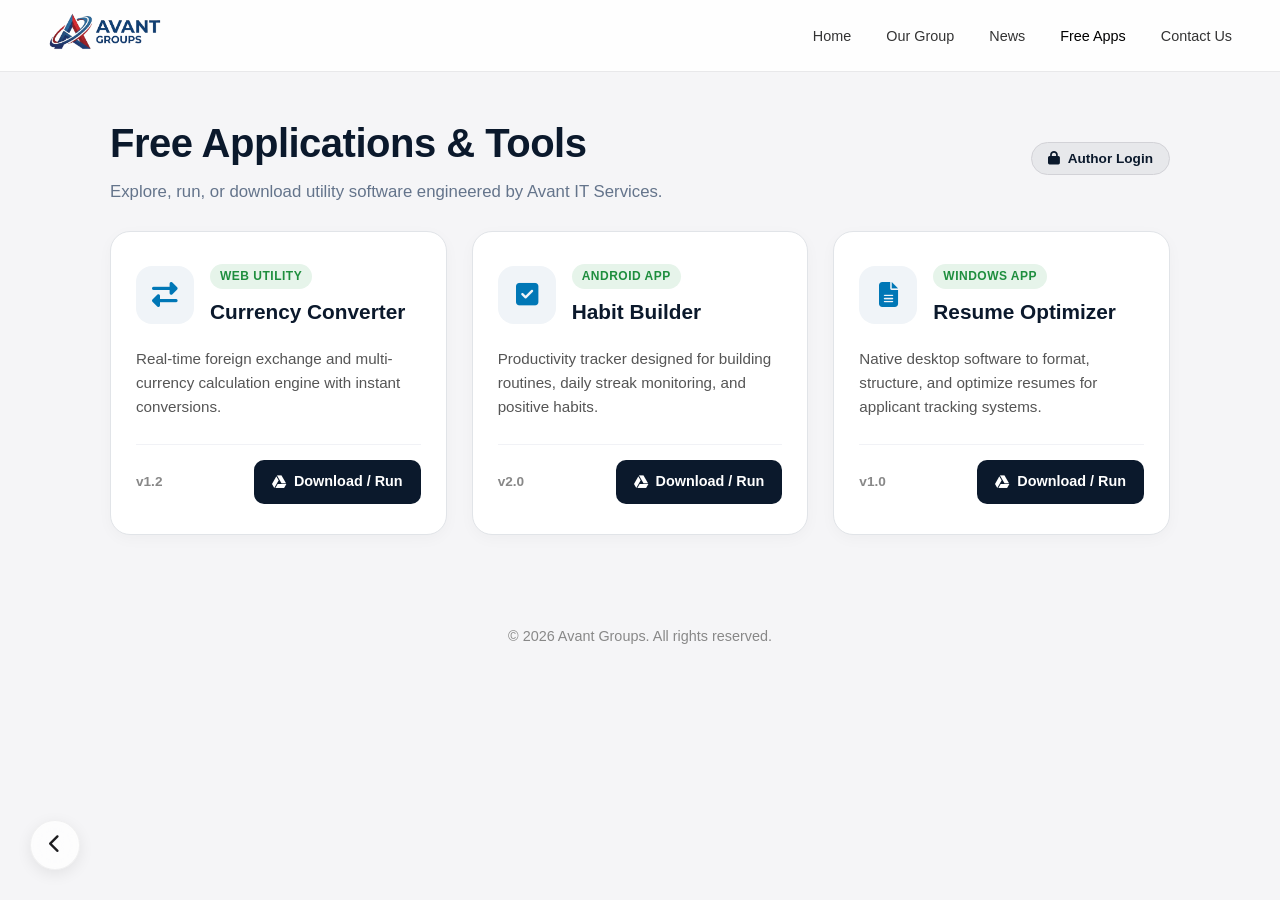
<file: free-apps.html>
<!DOCTYPE html>
<html lang="en">
<head>
    <meta charset="UTF-8">
    <meta name="viewport" content="width=device-width, initial-scale=1.0, maximum-scale=1.0, user-scalable=no">
    <title>Free Applications - Avant IT Services</title>
    <link rel="stylesheet" href="styles.css">
    <link rel="stylesheet" href="https://cdnjs.cloudflare.com/ajax/libs/font-awesome/6.4.0/css/all.min.css">
    <style>
        .portal-header {
            display: flex;
            justify-content: space-between;
            align-items: center;
            max-width: 1100px;
            margin: 40px auto 25px auto;
            padding: 0 20px;
        }
        .admin-trigger-btn {
            background: rgba(11, 25, 44, 0.06);
            color: var(--primary-color);
            border: 1px solid #d2d2d7;
            padding: 8px 16px;
            border-radius: 20px;
            font-size: 0.85rem;
            font-weight: 600;
            cursor: pointer;
            transition: all 0.2s ease;
            display: flex;
            align-items: center;
            gap: 8px;
        }
        .admin-trigger-btn:hover {
            background: var(--primary-color);
            color: #ffffff;
            border-color: var(--primary-color);
        }
        .admin-bar {
            display: none;
            max-width: 1100px;
            margin: 0 auto 30px auto;
            padding: 18px 24px;
            background: #ffffff;
            border-radius: 16px;
            border: 1px solid #e1e4e8;
            box-shadow: 0 4px 15px rgba(0,0,0,0.04);
            align-items: center;
            justify-content: space-between;
            gap: 15px;
        }
        .admin-bar.active {
            display: flex;
        }
        .admin-action-btn {
            background: #0077b6;
            color: #ffffff;
            border: none;
            padding: 10px 20px;
            border-radius: 10px;
            font-weight: 600;
            font-size: 0.9rem;
            cursor: pointer;
            display: flex;
            align-items: center;
            gap: 8px;
        }
        .admin-action-btn:hover {
            background: #005f8f;
        }
        .admin-logout-btn {
            background: transparent;
            color: #dc2626;
            border: 1px solid #fca5a5;
            padding: 8px 14px;
            border-radius: 10px;
            font-size: 0.85rem;
            font-weight: 600;
            cursor: pointer;
        }
        .admin-logout-btn:hover {
            background: #fee2e2;
        }
        .apps-grid {
            display: grid;
            grid-template-columns: repeat(auto-fit, minmax(310px, 1fr));
            gap: 25px;
            max-width: 1100px;
            margin: 0 auto 60px auto;
            padding: 0 20px;
        }
        .app-card {
            background: #ffffff;
            border: 1px solid #e1e4e8;
            border-radius: 20px;
            padding: 30px 25px;
            box-shadow: 0 4px 15px rgba(0,0,0,0.03);
            display: flex;
            flex-direction: column;
            position: relative;
            transition: transform 0.2s ease, box-shadow 0.2s ease;
        }
        .app-card:hover {
            transform: translateY(-4px);
            box-shadow: 0 12px 30px rgba(0,0,0,0.08);
        }
        .app-card-top {
            display: flex;
            align-items: center;
            gap: 16px;
            margin-bottom: 18px;
        }
        .app-icon-circle {
            width: 58px;
            height: 58px;
            border-radius: 16px;
            background: #f0f4f8;
            color: #0077b6;
            display: flex;
            align-items: center;
            justify-content: center;
            font-size: 1.6rem;
            flex-shrink: 0;
        }
        .app-platform-badge {
            display: inline-block;
            font-size: 0.75rem;
            font-weight: 700;
            text-transform: uppercase;
            letter-spacing: 0.5px;
            background: #e6f4ea;
            color: #1e8e3e;
            padding: 3px 10px;
            border-radius: 20px;
            margin-bottom: 6px;
        }
        .app-card h3 {
            color: var(--primary-color);
            font-size: 1.3rem;
            font-weight: 700;
            margin: 0;
        }
        .app-card p {
            color: #555;
            font-size: 0.95rem;
            line-height: 1.6;
            margin-bottom: 25px;
            flex: 1;
        }
        .app-meta-row {
            display: flex;
            justify-content: space-between;
            align-items: center;
            border-top: 1px solid #f1f2f6;
            padding-top: 15px;
            margin-top: auto;
        }
        .app-version {
            font-size: 0.85rem;
            font-weight: 600;
            color: #888;
        }
        .download-btn {
            background: #0b192c;
            color: #ffffff;
            text-decoration: none;
            padding: 10px 18px;
            border-radius: 10px;
            font-size: 0.9rem;
            font-weight: 700;
            display: inline-flex;
            align-items: center;
            gap: 8px;
            transition: background 0.2s ease;
        }
        .download-btn:hover {
            background: #0077b6;
            color: #ffffff;
        }
        .app-delete-btn {
            display: none;
            position: absolute;
            top: 18px;
            right: 18px;
            background: #fee2e2;
            color: #dc2626;
            border: none;
            width: 32px;
            height: 32px;
            border-radius: 50%;
            cursor: pointer;
            align-items: center;
            justify-content: center;
            font-size: 0.9rem;
        }
        body.admin-mode .app-delete-btn {
            display: flex;
        }
        
        .modal-overlay {
            display: none;
            position: fixed;
            top: 0; left: 0; width: 100%; height: 100%;
            background: rgba(15, 23, 42, 0.7);
            backdrop-filter: blur(8px);
            -webkit-backdrop-filter: blur(8px);
            z-index: 99999;
            align-items: center;
            justify-content: center;
            padding: 20px;
        }
        .modal-overlay.active { display: flex !important; }
        .modal-content {
            background: #ffffff;
            width: 100%;
            max-width: 540px;
            border-radius: 24px;
            padding: 35px 30px;
            box-shadow: 0 25px 50px -12px rgba(0, 0, 0, 0.25);
            position: relative;
            max-height: 90vh;
            overflow-y: auto;
            border: 1px solid rgba(226, 232, 240, 0.8);
            animation: modalFadeIn 0.25s ease-out;
        }
        @keyframes modalFadeIn {
            from { transform: scale(0.95) translateY(10px); opacity: 0; }
            to { transform: scale(1) translateY(0); opacity: 1; }
        }
        .modal-close {
            position: absolute;
            top: 18px; right: 20px; width: 36px; height: 36px; border-radius: 50%;
            background: #f1f5f9; color: #475569; display: flex; align-items: center; justify-content: center;
            font-size: 1.1rem; cursor: pointer; border: none;
        }
        .modal-close:hover { background: #e2e8f0; color: #0f172a; }
    </style>
</head>
<body>
    <header class="site-header">
        <div class="header-container">
            <div class="logo-container">
                <a href="index.html">
                    <img src="logo.png" alt="Avant Groups Logo">
                </a>
            </div>
            <div class="mobile-menu-toggle" id="mobile-menu">
                <i class="fas fa-bars"></i>
            </div>
            <nav class="main-nav">
                <ul>
                    <li><a href="index.html">Home</a></li>
                    <li><a href="our-group.html">Our Group</a></li>
                    <li><a href="news.html">News</a></li>
                    <li><a href="free-apps.html" class="active">Free Apps</a></li>
                    <li><a href="javascript:void(0)" onclick="openContactModal('')">Contact Us</a></li>
                </ul>
            </nav>
        </div>
    </header>

    <main class="main-content">
        <div class="portal-header">
            <div>
                <h1 style="font-size: 2.5rem; color: var(--primary-color); font-weight: 800; letter-spacing: -0.5px;">Free Applications & Tools</h1>
                <p style="color: #64748b; font-size: 1.05rem; margin-top: 4px;">Explore, run, or download utility software engineered by Avant IT Services.</p>
            </div>
            <button class="admin-trigger-btn" id="loginTriggerBtn" onclick="openLoginModal()">
                <i class="fas fa-lock"></i> Author Login
            </button>
        </div>

        <!-- Admin Control Toolbar (Upload Software) -->
        <div class="admin-bar" id="adminBar">
            <div style="display: flex; align-items: center; gap: 10px;">
                <span style="font-size: 0.95rem; font-weight: 700; color: #1e293b;"><i class="fas fa-user-shield" style="color:#0077b6;"></i> Author Control Center</span>
            </div>
            <div style="display: flex; align-items: center; gap: 12px;">
                <button class="admin-action-btn" onclick="openUploadAppModal()"><i class="fas fa-cloud-upload-alt"></i> Upload New Software</button>
                <button class="admin-logout-btn" onclick="logoutAdmin()">Logout</button>
            </div>
        </div>

        <!-- Dynamic Applications Grid -->
        <div class="apps-grid" id="appsContainer">
            <!-- Dynamically populated -->
        </div>
    </main>

    <footer>
        <p>&copy; 2026 Avant Groups. All rights reserved.</p>
    </footer>

    <a href="javascript:history.back()" class="floating-back-btn" title="Go Back">
        <i class="fas fa-chevron-left"></i>
    </a>

    <!-- Admin Login Modal -->
    <div class="modal-overlay" id="loginModal">
        <div class="modal-content" style="max-width: 420px;">
            <button type="button" class="modal-close" onclick="closeLoginModal()"><i class="fas fa-times"></i></button>
            <div style="text-align: center; margin-bottom: 25px;">
                <div style="width: 56px; height: 56px; background: #e0f2fe; color: #0284c7; border-radius: 50%; display: inline-flex; align-items: center; justify-content: center; font-size: 1.5rem; margin-bottom: 12px;">
                    <i class="fas fa-user-lock"></i>
                </div>
                <h2 style="color: var(--primary-color); font-weight: 800; font-size: 1.6rem; letter-spacing: -0.5px;">Author Authentication</h2>
                <p style="color: #64748b; font-size: 0.88rem;">Enter credentials to publish or remove software tools</p>
            </div>
            <form onsubmit="handleLogin(event)">
                <div style="margin-bottom: 16px;">
                    <label style="display: block; font-size: 0.78rem; font-weight: 700; color: #334155; margin-bottom: 6px;">USER ID</label>
                    <input type="text" id="adminUser" placeholder="Enter User ID" required style="width: 100%; padding: 12px 14px; border-radius: 10px; border: 1px solid #cbd5e1; background: #fafbfc; font-size: 0.95rem;">
                </div>
                <div style="margin-bottom: 20px;">
                    <label style="display: block; font-size: 0.78rem; font-weight: 700; color: #334155; margin-bottom: 6px;">PASSWORD</label>
                    <input type="password" id="adminPass" placeholder="Enter Password" required style="width: 100%; padding: 12px 14px; border-radius: 10px; border: 1px solid #cbd5e1; background: #fafbfc; font-size: 0.95rem;">
                </div>
                <button type="submit" id="loginBtn" style="width: 100%; padding: 13px; background: #0b192c; color: #ffffff; border: none; border-radius: 10px; font-weight: 700; font-size: 0.95rem; cursor: pointer;">SIGN IN</button>
            </form>
        </div>
    </div>

    <!-- Upload Software Modal (Google Drive Link) -->
    <div class="modal-overlay" id="uploadAppModal">
        <div class="modal-content">
            <button type="button" class="modal-close" onclick="closeUploadAppModal()"><i class="fas fa-times"></i></button>
            <div style="margin-bottom: 25px;">
                <h2 style="color: var(--primary-color); font-weight: 800; font-size: 1.6rem; letter-spacing: -0.5px;">Upload Software via Drive</h2>
                <p style="color: #64748b; font-size: 0.88rem;">Publish a software utility with a direct Google Drive download link</p>
            </div>
            <form onsubmit="handleUploadApp(event)">
                <div style="display: flex; gap: 15px; margin-bottom: 16px;">
                    <div style="flex: 1;">
                        <label style="display: block; font-size: 0.78rem; font-weight: 700; color: #334155; margin-bottom: 6px;">SOFTWARE NAME</label>
                        <input type="text" id="appName" placeholder="e.g. Wage Register Generator" required style="width: 100%; padding: 11px 12px; border-radius: 10px; border: 1px solid #cbd5e1; background: #fafbfc; font-size: 0.92rem;">
                    </div>
                    <div style="flex: 1;">
                        <label style="display: block; font-size: 0.78rem; font-weight: 700; color: #334155; margin-bottom: 6px;">PLATFORM / CATEGORY</label>
                        <select id="appPlatform" required style="width: 100%; padding: 11px 12px; border-radius: 10px; border: 1px solid #cbd5e1; background: #fafbfc; font-size: 0.92rem;">
                            <option value="Windows App">Windows (.exe / .msi)</option>
                            <option value="Android App">Android (.apk)</option>
                            <option value="Web Utility">Web Tool / Web App</option>
                            <option value="iOS App">iOS App</option>
                            <option value="Cross-Platform">Cross-Platform</option>
                        </select>
                    </div>
                </div>

                <div style="display: flex; gap: 15px; margin-bottom: 16px;">
                    <div style="flex: 1;">
                        <label style="display: block; font-size: 0.78rem; font-weight: 700; color: #334155; margin-bottom: 6px;">VERSION NUMBER</label>
                        <input type="text" id="appVersion" placeholder="e.g. v1.0.4" required style="width: 100%; padding: 11px 12px; border-radius: 10px; border: 1px solid #cbd5e1; background: #fafbfc; font-size: 0.92rem;">
                    </div>
                    <div style="flex: 1;">
                        <label style="display: block; font-size: 0.78rem; font-weight: 700; color: #334155; margin-bottom: 6px;">CARD ICON</label>
                        <select id="appIcon" required style="width: 100%; padding: 11px 12px; border-radius: 10px; border: 1px solid #cbd5e1; background: #fafbfc; font-size: 0.92rem;">
                            <option value="fas fa-file-invoice-dollar">Invoice / Accounting (File)</option>
                            <option value="fas fa-file-pdf">PDF Reader / Document</option>
                            <option value="fas fa-exchange-alt">Currency / Exchange</option>
                            <option value="fas fa-check-square">Habit / Task Tracker</option>
                            <option value="fas fa-gamepad">Educational Game</option>
                            <option value="fas fa-laptop-code">Developer Tool</option>
                            <option value="fas fa-cube">General Application</option>
                        </select>
                    </div>
                </div>

                <div style="margin-bottom: 16px;">
                    <label style="display: block; font-size: 0.78rem; font-weight: 700; color: #334155; margin-bottom: 6px;">GOOGLE DRIVE DOWNLOAD LINK</label>
                    <input type="url" id="appDriveLink" placeholder="https://drive.google.com/file/d/.../view?usp=sharing" required style="width: 100%; padding: 12px 14px; border-radius: 10px; border: 1px solid #cbd5e1; background: #fafbfc; font-size: 0.95rem;">
                    <small style="color: #64748b; font-size: 0.78rem; margin-top: 4px; display: block;">Make sure the Drive file link access is set to 'Anyone with the link'.</small>
                </div>

                <div style="margin-bottom: 20px;">
                    <label style="display: block; font-size: 0.78rem; font-weight: 700; color: #334155; margin-bottom: 6px;">DESCRIPTION & USAGE</label>
                    <textarea id="appDesc" rows="3" placeholder="Explain what the tool does, system requirements, and highlights..." required style="width: 100%; padding: 12px 14px; border-radius: 10px; border: 1px solid #cbd5e1; background: #fafbfc; font-size: 0.95rem;"></textarea>
                </div>
                <button type="submit" id="uploadBtn" style="width: 100%; padding: 13px; background: #0b192c; color: #ffffff; border: none; border-radius: 10px; font-weight: 700; font-size: 0.95rem; cursor: pointer;">PUBLISH SOFTWARE TO PORTAL</button>
            </form>
        </div>
    </div>

    <!-- Contact Modal Overlay -->
    <div class="modal-overlay" id="contactModal">
        <div class="modal-content">
            <button type="button" class="modal-close" onclick="closeContactModal()"><i class="fas fa-times"></i></button>
            <div style="text-align: center; margin-bottom: 25px;">
                <h2 style="color: var(--primary-color); font-weight: 800; margin-bottom: 4px; letter-spacing: -0.5px;">Connect With Us</h2>
                <p style="font-size: 0.85rem; letter-spacing: 1.5px; color: #555; font-weight: 700;">AVANT GROUP</p>
            </div>
            <form id="contactForm" onsubmit="submitContactForm(event)">
                <div style="margin-bottom: 18px;">
                    <label style="display:block; font-size: 0.75rem; font-weight: 700; color: #333; margin-bottom: 6px;">SERVICE REQUIRED</label>
                    <select name="service" id="modalServiceSelect" required style="width:100%; padding: 12px 15px; border-radius: 8px; border: 1px solid #e1e4e8; background:#fafbfc; font-size:0.95rem;">
                        <option value="" disabled selected>Select a Service...</option>
                        <option value="Avant Telecom">Avant Telecom</option>
                        <option value="Avant IT Services">Avant IT Services</option>
                        <option value="Avant Logistics">Avant Logistics</option>
                        <option value="Avant Agro">Avant Agro</option>
                        <option value="Avant Energy">Avant Energy</option>
                    </select>
                </div>
                <div style="margin-bottom: 18px;">
                    <label style="display:block; font-size: 0.75rem; font-weight: 700; color: #333; margin-bottom: 6px;">FULL NAME</label>
                    <input type="text" name="name" placeholder="John Doe" required style="width:100%; padding: 12px 15px; border-radius: 8px; border: 1px solid #e1e4e8; background:#fafbfc; font-size:0.95rem;">
                </div>
                <div style="display:flex; gap: 15px; margin-bottom: 18px;">
                    <div style="flex:1;">
                        <label style="display:block; font-size: 0.75rem; font-weight: 700; color: #333; margin-bottom: 6px;">EMAIL</label>
                        <input type="email" name="email" placeholder="john@company.com" pattern="[a-zA-Z0-9._%+\-]+@[a-zA-Z0-9.\-]+\.[a-zA-Z]{2,}$" title="Please enter a valid email address (e.g., name@domain.com)" required style="width:100%; padding: 12px 15px; border-radius: 8px; border: 1px solid #e1e4e8; background:#fafbfc; font-size:0.95rem;">
                    </div>
                    <div style="flex:1;">
                        <label style="display:block; font-size: 0.75rem; font-weight: 700; color: #333; margin-bottom: 6px;">PHONE</label>
                        <div style="display:flex; gap:8px;">
                            <select name="country_code" style="width:130px; flex-shrink:0; padding: 12px 8px; border-radius: 8px; border: 1px solid #e1e4e8; background:#fafbfc; font-size:0.85rem;">
                                <option value="+91" selected>India (+91)</option>
                                <option value="+1">USA (+1)</option>
                                <option value="+44">UK (+44)</option>
                                <option value="+61">Aus (+61)</option>
                            </select>
                            <input type="tel" name="phone" placeholder="9876543210" pattern="[0-9]{7,15}" title="Please enter a valid phone number (digits only)" oninput="this.value = this.value.replace(/[^0-9]/g, '')" required style="flex:1; min-width:0; padding: 12px 12px; border-radius: 8px; border: 1px solid #e1e4e8; background:#fafbfc; font-size:0.95rem;">
                        </div>
                    </div>
                </div>
                <div style="margin-bottom: 18px;">
                    <label style="display:block; font-size: 0.75rem; font-weight: 700; color: #333; margin-bottom: 6px;">MESSAGE</label>
                    <textarea name="message" rows="4" placeholder="How can we help you?" required style="width:100%; padding: 12px 15px; border-radius: 8px; border: 1px solid #e1e4e8; background:#fafbfc; font-size:0.95rem;"></textarea>
                </div>
                <button type="submit" id="submitBtn" class="submit-btn" style="width:100%; padding: 14px; background: #0b192c; color: #fff; border:none; border-radius: 8px; font-weight:700; cursor:pointer;">SEND MESSAGE</button>
            </form>
        </div>
    </div>

    <script>
    // 1. DEDICATED CONTACT FORM SCRIPT (Only receives contact inquiries)
    const CONTACT_SCRIPT_URL = "https://script.google.com/macros/s/AKfycbxO5bFjlRamGT6pGc4AnDP80mBiB0oZgtDR2aDcbFcRZERsg8mZsuMfuqHLS9YZK14BIg/exec";

    // 2. APPS CLOUD BACKEND URL (Paste your dedicated Apps Script URL here, or leave empty for instant offline local storage)
    const APPS_DATABASE_URL = "https://script.google.com/macros/s/AKfycbyVrF6lsmNTgd38gI_EVQQAmT_P2dMKHu5eZbkqOe2Jb7gj7ZHcRWAHwRBedfka09JkDA/exec"; 

    // SHA-256 Hashes for secure client author check
    const HASH_AUTH = {
        user: "8c6976e5b5410415bde908bd4dee15dfb167a9c873fc4bb8a81f6f2ab448a918", // "admin"
        pass: "df13baf61078993a6454d5a6563c9fa221c9e11ec726c55dce914e44430f05b6"  // "Yuvaan@2026"
    };

    const INITIAL_APPS = [
        {
            id: "1",
            name: "Currency Converter",
            platform: "Web Utility",
            icon: "fas fa-exchange-alt",
            version: "v1.2",
            description: "Real-time foreign exchange and multi-currency calculation engine with instant conversions.",
            driveLink: "https://drive.google.com/"
        },
        {
            id: "2",
            name: "Habit Builder",
            platform: "Android App",
            icon: "fas fa-check-square",
            version: "v2.0",
            description: "Productivity tracker designed for building routines, daily streak monitoring, and positive habits.",
            driveLink: "https://drive.google.com/"
        },
        {
            id: "3",
            name: "Resume Optimizer",
            platform: "Windows App",
            icon: "fas fa-file-alt",
            version: "v1.0",
            description: "Native desktop software to format, structure, and optimize resumes for applicant tracking systems.",
            driveLink: "https://drive.google.com/"
        }
    ];

    async function computeSHA256(text) {
        const buffer = new TextEncoder().encode(text);
        const digest = await crypto.subtle.digest('SHA-256', buffer);
        return Array.from(new Uint8Array(digest)).map(b => b.toString(16).padStart(2, '0')).join('');
    }

    async function getAppsList() {
        if (APPS_DATABASE_URL && APPS_DATABASE_URL.trim() !== "") {
            try {
                const res = await fetch(APPS_DATABASE_URL + "?type=apps");
                const data = await res.json();
                if (data && data.length > 0) return data;
            } catch (e) {
                console.warn("Could not reach apps cloud database. Falling back to local storage.", e);
            }
        }
        const local = localStorage.getItem('avant_stored_apps');
        if (local) {
            try { return JSON.parse(local); } catch(e) {}
        }
        localStorage.setItem('avant_stored_apps', JSON.stringify(INITIAL_APPS));
        return INITIAL_APPS;
    }

    async function loadLiveApps() {
        const container = document.getElementById('appsContainer');
        if (!container) return;
        
        const apps = await getAppsList();
        container.innerHTML = '';

        apps.forEach(app => {
            const card = document.createElement('div');
            card.className = 'app-card';
            card.innerHTML = `
                <button class="app-delete-btn" onclick="deleteApp('${app.id}')" title="Delete application"><i class="fas fa-trash-alt"></i></button>
                <div class="app-card-top">
                    <div class="app-icon-circle"><i class="${app.icon || 'fas fa-cube'}"></i></div>
                    <div>
                        <span class="app-platform-badge">${app.platform}</span>
                        <h3>${app.name}</h3>
                    </div>
                </div>
                <p>${app.description}</p>
                <div class="app-meta-row">
                    <span class="app-version">${app.version || 'v1.0'}</span>
                    <a href="${app.driveLink}" target="_blank" rel="noopener noreferrer" class="download-btn">
                        <i class="fab fa-google-drive"></i> Download / Run
                    </a>
                </div>
            `;
            container.appendChild(card);
        });
    }

    function checkAuthStatus() {
        const isAuth = sessionStorage.getItem('avant_admin_auth') === 'true';
        const adminBar = document.getElementById('adminBar');
        const triggerBtn = document.getElementById('loginTriggerBtn');

        if (isAuth) {
            document.body.classList.add('admin-mode');
            if (adminBar) adminBar.classList.add('active');
            if (triggerBtn) triggerBtn.style.display = 'none';
        } else {
            document.body.classList.remove('admin-mode');
            if (adminBar) adminBar.classList.remove('active');
            if (triggerBtn) triggerBtn.style.display = 'flex';
        }
    }

    async function handleLogin(e) {
        e.preventDefault();
        const user = document.getElementById('adminUser').value.trim();
        const pass = document.getElementById('adminPass').value;
        const btn = document.getElementById('loginBtn');
        btn.textContent = "VERIFYING...";
        btn.disabled = true;

        const uHash = await computeSHA256(user);
        const pHash = await computeSHA256(pass);

        if (uHash === HASH_AUTH.user && pHash === HASH_AUTH.pass) {
            sessionStorage.setItem('avant_admin_auth', 'true');
            sessionStorage.setItem('avant_admin_token', pass);
            closeLoginModal();
            checkAuthStatus();
            loadLiveApps();
            alert('Authentication successful. Author mode enabled.');
        } else {
            alert('Invalid User ID or Password.');
        }
        btn.textContent = "SIGN IN";
        btn.disabled = false;
    }

    function logoutAdmin() {
        sessionStorage.removeItem('avant_admin_auth');
        sessionStorage.removeItem('avant_admin_token');
        checkAuthStatus();
        loadLiveApps();
        alert('Logged out from author mode.');
    }

    // Direct, reliable upload function
    async function handleUploadApp(e) {
        e.preventDefault();
        const btn = document.getElementById('uploadBtn');
        btn.textContent = "PUBLISHING...";
        btn.disabled = true;

        const appName = document.getElementById('appName').value.trim();
        const appPlatform = document.getElementById('appPlatform').value;
        const appIcon = document.getElementById('appIcon').value;
        const appVersion = document.getElementById('appVersion').value.trim();
        const appDriveLink = document.getElementById('appDriveLink').value.trim();
        const appDesc = document.getElementById('appDesc').value.trim();

        const newApp = {
            id: String(Date.now()),
            date: new Date().toISOString().split('T')[0],
            name: appName,
            platform: appPlatform,
            icon: appIcon,
            version: appVersion,
            driveLink: appDriveLink,
            description: appDesc
        };

        // 1. Immediately store to local cache so upload always succeeds
        let localList = await getAppsList();
        localList.unshift(newApp);
        localStorage.setItem('avant_stored_apps', JSON.stringify(localList));

        // 2. Synchronize to Google Sheets Cloud if URL configured
        if (APPS_DATABASE_URL && APPS_DATABASE_URL.trim() !== "") {
            try {
                await fetch(APPS_DATABASE_URL, {
                    method: "POST",
                    body: JSON.stringify({
                        action: "addApp",
                        pass: sessionStorage.getItem('avant_admin_token') || "Yuvaan@2026",
                        ...newApp
                    })
                });
            } catch (cloudErr) {
                console.warn("Cloud backend synchronization error:", cloudErr);
            }
        }

        alert('Software application published successfully!');
        closeUploadAppModal();
        e.target.reset();
        await loadLiveApps();

        btn.textContent = "PUBLISH SOFTWARE TO PORTAL";
        btn.disabled = false;
    }

    async function deleteApp(id) {
        if (!confirm('Are you sure you want to remove this application from the portal?')) return;

        let localList = await getAppsList();
        localList = localList.filter(app => String(app.id) !== String(id));
        localStorage.setItem('avant_stored_apps', JSON.stringify(localList));

        if (APPS_DATABASE_URL && APPS_DATABASE_URL.trim() !== "") {
            try {
                await fetch(APPS_DATABASE_URL, {
                    method: "POST",
                    body: JSON.stringify({
                        action: "deleteApp",
                        pass: sessionStorage.getItem('avant_admin_token') || "Yuvaan@2026",
                        id: id
                    })
                });
            } catch(err) {
                console.warn("Cloud delete error:", err);
            }
        }

        loadLiveApps();
    }

    function openLoginModal() {
        const m = document.getElementById('loginModal');
        if (m) { m.classList.add('active'); document.body.style.overflow = 'hidden'; }
    }
    function closeLoginModal() {
        const m = document.getElementById('loginModal');
        if (m) { m.classList.remove('active'); document.body.style.overflow = 'auto'; }
    }
    function openUploadAppModal() {
        const m = document.getElementById('uploadAppModal');
        if (m) { m.classList.add('active'); document.body.style.overflow = 'hidden'; }
    }
    function closeUploadAppModal() {
        const m = document.getElementById('uploadAppModal');
        if (m) { m.classList.remove('active'); document.body.style.overflow = 'auto'; }
    }

    function openContactModal(serviceName) {
        const modal = document.getElementById('contactModal');
        if (modal) { modal.classList.add('active'); document.body.style.overflow = 'hidden'; }
        const select = document.getElementById('modalServiceSelect');
        if (select) select.value = serviceName ? serviceName : '';
    }
    function closeContactModal() {
        const modal = document.getElementById('contactModal');
        if (modal) { modal.classList.remove('active'); document.body.style.overflow = 'auto'; }
    }

    window.addEventListener('click', function(event) {
        ['loginModal', 'uploadAppModal', 'contactModal'].forEach(id => {
            const m = document.getElementById(id);
            if (event.target === m) {
                m.classList.remove('active');
                document.body.style.overflow = 'auto';
            }
        });
    });

    const mobileBtn = document.getElementById('mobile-menu');
    if (mobileBtn) {
        mobileBtn.addEventListener('click', function() {
            const nav = document.querySelector('.main-nav');
            if (nav) {
                nav.classList.toggle('active');
                const icon = this.querySelector('i');
                if (nav.classList.contains('active')) {
                    icon.classList.remove('fa-bars');
                    icon.classList.add('fa-times');
                    document.body.style.overflow = 'hidden';
                } else {
                    icon.classList.remove('fa-times');
                    icon.classList.add('fa-bars');
                    document.body.style.overflow = 'auto';
                }
            }
        });
    }

    function submitContactForm(e) {
        e.preventDefault();
        const form = document.getElementById('contactForm');
        const submitBtn = document.getElementById('submitBtn');
        submitBtn.disabled = true;
        submitBtn.textContent = 'SENDING...';

        const formData = new FormData(form);

        fetch(CONTACT_SCRIPT_URL, { method: 'POST', body: formData })
            .then(() => {
                alert('Thank you! Your message has been received.');
                form.reset();
                submitBtn.disabled = false;
                submitBtn.textContent = 'SEND MESSAGE';
                closeContactModal();
            })
            .catch(() => {
                alert('Submitted successfully.');
                submitBtn.disabled = false;
                submitBtn.textContent = 'SEND MESSAGE';
                closeContactModal();
            });
    }

    document.addEventListener('DOMContentLoaded', () => {
        checkAuthStatus();
        loadLiveApps();
    });
</script>
</body>
</html>
</file>
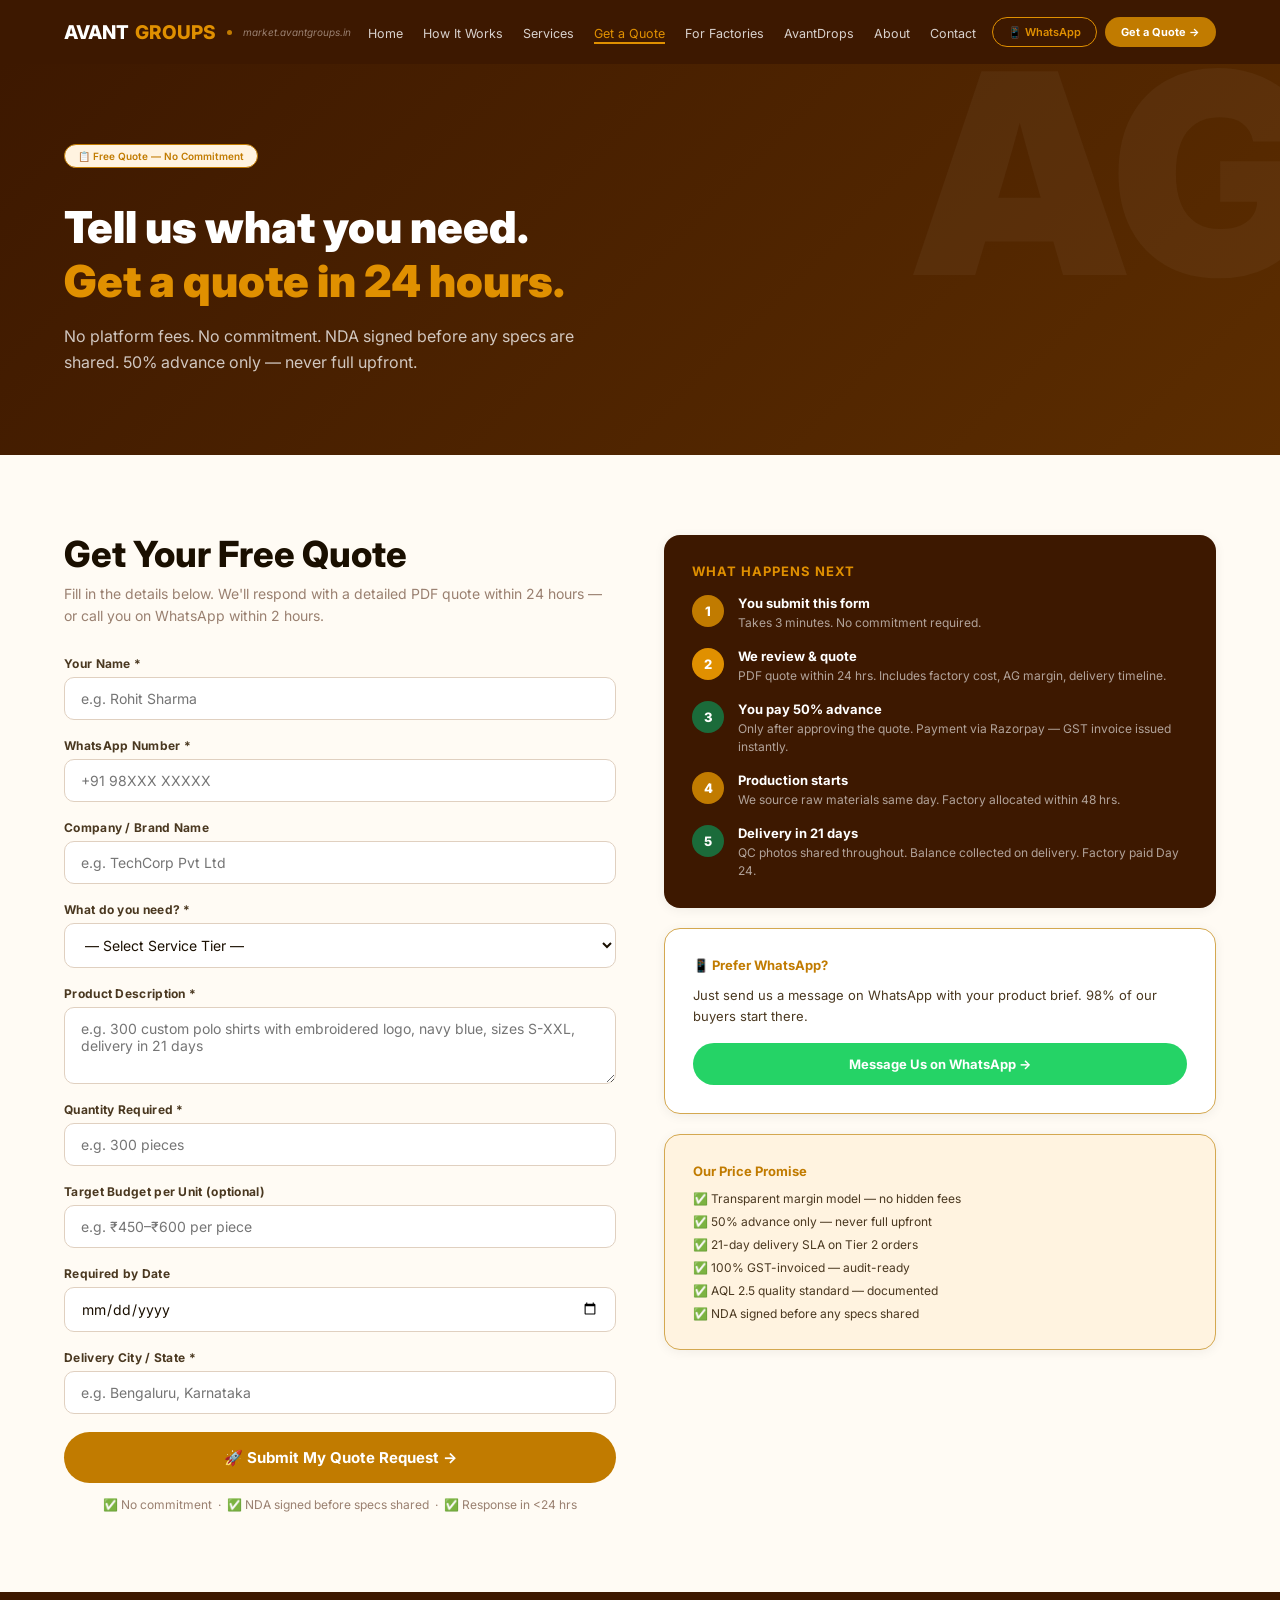
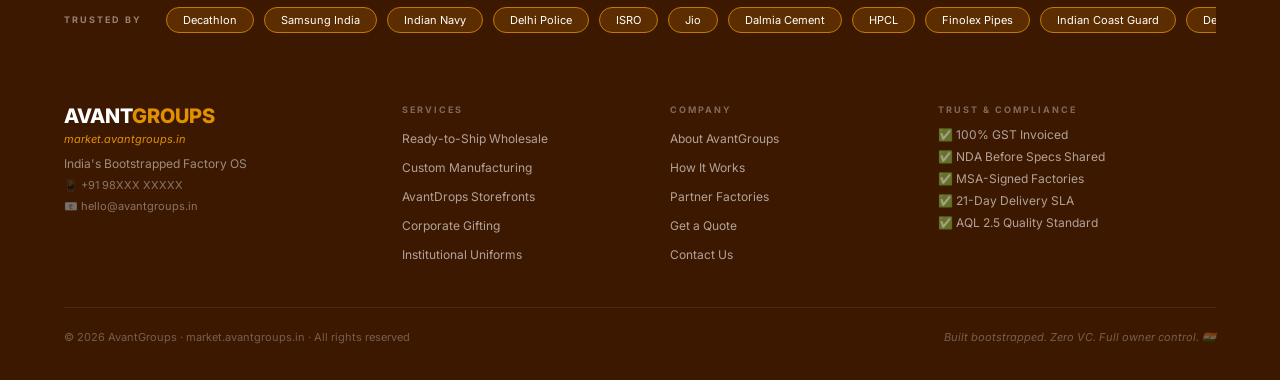
<file: get-quote.html>
<!DOCTYPE html>
<html lang="en">
<head>
<meta charset="UTF-8"><meta name="viewport" content="width=device-width,initial-scale=1.0">
<title>Get a Quote — AvantGroups</title>
<link rel="preconnect" href="https://fonts.googleapis.com">
<link href="https://fonts.googleapis.com/css2?family=Inter:wght@400;500;600;700;800;900&display=swap" rel="stylesheet">
<style>
*{margin:0;padding:0;box-sizing:border-box;}
html{scroll-behavior:smooth;}
body{font-family:'Inter',system-ui,sans-serif;background:#FFFBF4;color:#1A0F00;}
:root{
  --am:#C17B00;--dk:#3D1800;--go:#E09000;--cr:#FFF3E0;
  --cv:#FFFBF4;--td:#1A0F00;--tb:#4A3820;--tm:#9A8070;
  --ac:#B84200;--gr:#1B6B3A;--wh:#fff;--ru:#D4A850;--md:#5C2D00;
}
/* ── NAV ── */
nav{position:sticky;top:0;z-index:999;background:var(--dk);
    height:64px;display:flex;align-items:center;justify-content:space-between;
    padding:0 5%;transition:box-shadow .3s;}
nav.sc{box-shadow:0 4px 24px rgba(0,0,0,.55);}
.nl{display:flex;align-items:center;gap:6px;text-decoration:none;}
.nl .av{font-size:19px;font-weight:800;color:#fff;}
.nl .gr2{font-size:19px;font-weight:800;color:var(--go);}
.nl .dot{width:5px;height:5px;background:var(--am);border-radius:50%;margin:0 5px;}
.nl .ur{font-size:10px;color:var(--tm);font-style:italic;}
.nli{display:flex;gap:20px;list-style:none;}
.nli a{color:rgba(255,255,255,.8);font-size:12.5px;text-decoration:none;transition:.2s;}
.nli a:hover,.nli a.act{color:var(--go);}
.nli a.act{border-bottom:2px solid var(--go);padding-bottom:1px;}
.na{display:flex;gap:8px;}
.bwa{border:1px solid var(--go);color:var(--go);background:transparent;border-radius:50px;
     padding:7px 15px;font-size:11px;font-weight:600;cursor:pointer;transition:.3s;font-family:inherit;}
.bwa:hover{background:var(--go);color:var(--dk);}
.bq{background:var(--am);color:#fff;border:none;border-radius:50px;
    padding:8px 16px;font-size:11px;font-weight:700;cursor:pointer;transition:.3s;font-family:inherit;}
.bq:hover{background:var(--go);}
.hm{display:none;font-size:22px;color:var(--go);cursor:pointer;background:none;border:none;}
.mm{display:none;position:fixed;top:64px;left:0;right:0;background:var(--dk);
    padding:20px 5%;flex-direction:column;gap:12px;z-index:998;
    border-top:1px solid rgba(255,255,255,.1);}
.mm a{color:rgba(255,255,255,.85);text-decoration:none;font-size:14px;
      padding:8px 0;border-bottom:1px solid rgba(255,255,255,.07);}
.mm.op{display:flex;}
/* ── SHARED LAYOUT ── */
.sec{padding:80px 5%;}
.ey{display:flex;align-items:center;gap:10px;margin-bottom:14px;}
.el{width:22px;height:3px;background:var(--am);border-radius:2px;}
.et{font-size:10px;font-weight:700;color:var(--am);letter-spacing:3px;text-transform:uppercase;}
.h2{font-size:36px;font-weight:800;line-height:1.1;}
.sub{font-size:15px;color:var(--tm);margin-top:10px;max-width:640px;line-height:1.6;}
/* ── CARDS ── */
.card{background:#fff;border-radius:16px;padding:28px;
      box-shadow:0 2px 12px rgba(0,0,0,.06);transition:transform .3s,box-shadow .3s;}
.card:hover{transform:translateY(-4px);box-shadow:0 8px 28px rgba(0,0,0,.11);}
/* ── BTNS ── */
.btn-am{background:var(--am);color:#fff;border:none;border-radius:50px;
        padding:13px 30px;font-size:14px;font-weight:700;cursor:pointer;transition:.3s;font-family:inherit;}
.btn-am:hover{background:var(--go);transform:translateY(-2px);}
.btn-wa2{background:#25D366;color:#fff;border:none;border-radius:50px;
         padding:13px 30px;font-size:14px;font-weight:700;cursor:pointer;transition:.3s;font-family:inherit;}
.btn-wa2:hover{opacity:.9;}
.btn-out{border:2px solid var(--am);color:var(--am);background:transparent;border-radius:50px;
         padding:11px 28px;font-size:14px;font-weight:700;cursor:pointer;transition:.3s;font-family:inherit;}
.btn-out:hover{background:var(--am);color:#fff;}
/* ── TRUST BAR ── */
.tbar{background:var(--dk);padding:15px 5%;display:flex;align-items:center;gap:24px;overflow:hidden;}
.tlbl{font-size:9px;font-weight:700;letter-spacing:2px;color:var(--tm);flex-shrink:0;white-space:nowrap;}
.mwrap{overflow:hidden;flex:1;}
.minn{display:flex;gap:10px;animation:mq 22s linear infinite;width:max-content;}
.mwrap:hover .minn{animation-play-state:paused;}
@keyframes mq{from{transform:translateX(0)}to{transform:translateX(-50%)}}
.cpill{background:var(--md);border:1px solid var(--am);color:#fff;
       border-radius:50px;padding:5px 16px;font-size:11px;white-space:nowrap;}
/* ── FOOTER ── */
footer{background:var(--dk);padding:56px 5% 36px;}
.fg{display:grid;grid-template-columns:1.3fr 1fr 1fr 1.2fr;gap:36px;}
.fb2{font-size:20px;font-weight:800;}
.fb2 .av{color:#fff;}.fb2 .gr2{color:var(--go);}
.furl{color:var(--go);font-style:italic;font-size:11px;margin-top:4px;}
.ftag{color:rgba(255,255,255,.5);font-size:12px;margin-top:10px;}
.fc2{color:rgba(255,255,255,.4);font-size:11px;margin-top:7px;}
.fh{font-size:9px;font-weight:700;letter-spacing:2px;color:rgba(255,255,255,.35);
    text-transform:uppercase;margin-bottom:12px;}
.flinks{list-style:none;display:flex;flex-direction:column;gap:9px;}
.flinks a{color:rgba(255,255,255,.6);font-size:12px;text-decoration:none;transition:.2s;}
.flinks a:hover{color:var(--go);}
.fti{color:rgba(255,255,255,.6);font-size:12px;margin-bottom:7px;}
.fbot{border-top:1px solid rgba(255,255,255,.08);margin-top:44px;padding-top:22px;
      display:flex;justify-content:space-between;flex-wrap:wrap;gap:6px;}
.fcop{color:rgba(255,255,255,.3);font-size:11px;}
/* ── PAGE HERO BANDS ── */
.hero-band{background:linear-gradient(135deg,var(--dk),var(--md));
           padding:80px 5%;color:#fff;position:relative;overflow:hidden;}
.hero-band::after{content:'AG';position:absolute;font-size:280px;font-weight:900;
                  color:rgba(255,255,255,.04);right:-40px;top:-30px;pointer-events:none;
                  line-height:1;user-select:none;}
/* ── GRID HELPERS ── */
.g2{display:grid;grid-template-columns:1fr 1fr;gap:24px;}
.g3{display:grid;grid-template-columns:repeat(3,1fr);gap:24px;}
.g4{display:grid;grid-template-columns:repeat(4,1fr);gap:20px;}
.g6{display:grid;grid-template-columns:repeat(3,1fr);gap:24px;}
/* ── TAG ── */
.tag-g{display:inline-block;background:#E8F5E9;color:var(--gr);border-radius:50px;
       padding:4px 12px;font-size:10px;font-weight:700;margin-top:10px;}
.tag-am{display:inline-block;background:var(--cr);color:var(--am);border-radius:50px;
        padding:4px 12px;font-size:10px;font-weight:700;}
.badge{display:inline-flex;align-items:center;border:1px solid var(--am);color:var(--am);
       background:var(--cr);border-radius:50px;padding:5px 13px;font-size:10px;
       font-weight:600;margin-bottom:24px;width:fit-content;}
/* ── STEP CIRCLES ── */
.snum{width:40px;height:40px;border-radius:50%;display:flex;align-items:center;
      justify-content:center;font-size:16px;font-weight:800;color:#fff;flex-shrink:0;}
/* ── SCROLL REVEAL ── */
.rev{opacity:0;transform:translateY(22px);transition:all .5s ease;}
.rev.in{opacity:1;transform:translateY(0);}
/* ── FORM ── */
.form-group{display:flex;flex-direction:column;gap:6px;margin-bottom:18px;}
.form-group label{font-size:12px;font-weight:700;color:var(--tb);letter-spacing:.3px;}
.form-group input,.form-group select,.form-group textarea{
  background:#fff;border:1.5px solid #E0D0C0;border-radius:10px;
  padding:12px 16px;font-size:14px;font-family:inherit;color:var(--td);
  outline:none;transition:.3s;width:100%;}
.form-group input:focus,.form-group select:focus,.form-group textarea:focus{
  border-color:var(--am);box-shadow:0 0 0 3px rgba(193,123,0,.12);}
/* ── RESPONSIVE ── */
@media(max-width:900px){
  .g4{grid-template-columns:1fr 1fr;}
  .g3{grid-template-columns:1fr 1fr;}
}
@media(max-width:640px){
  nav{padding:0 4%;}.nli,.na{display:none;}.hm{display:block;}
  .sec{padding:52px 4%;}.h2{font-size:26px;}
  .g2,.g3,.g4,.g6{grid-template-columns:1fr;}
  footer{padding:40px 4% 28px;}.fg{grid-template-columns:1fr 1fr;gap:24px;}
  .tbar{padding:13px 4%;}
  .hero-band{padding:60px 4%;}
}
</style>
</head>
<body>
<nav>
  <a class="nl" href="index.html">
    <span class="av">AVANT</span><span class="gr2">GROUPS</span>
    <span class="dot"></span><span class="ur">market.avantgroups.in</span>
  </a>
  <ul class="nli"><li><a href="index.html">Home</a></li><li><a href="how-it-works.html">How It Works</a></li><li><a href="services.html">Services</a></li><li><a href="get-quote.html" class="act">Get a Quote</a></li><li><a href="factories.html">For Factories</a></li><li><a href="avantdrops.html">AvantDrops</a></li><li><a href="about.html">About</a></li><li><a href="contact.html">Contact</a></li></ul>
  <div class="na">
    <button class="bwa" onclick="window.open('https://wa.me/919800000000','_blank')">📱 WhatsApp</button>
    <button class="bq" onclick="location.href='get-quote.html'">Get a Quote →</button>
  </div>
  <button class="hm" onclick="tm()">☰</button>
</nav>
<div class="mm" id="mob">
  <a href="index.html">Home</a><a href="how-it-works.html">How It Works</a>
  <a href="services.html">Services</a><a href="get-quote.html">Get a Quote</a>
  <a href="factories.html">For Factories</a><a href="avantdrops.html">AvantDrops</a>
  <a href="about.html">About</a><a href="contact.html">Contact</a>
</div>

<div class="hero-band">
  <div class="badge">📋 Free Quote — No Commitment</div>
  <h1 style="font-size:44px;font-weight:900;margin-top:8px;">Tell us what you need.<br><span style="color:var(--go);">Get a quote in 24 hours.</span></h1>
  <p style="font-size:16px;color:rgba(255,255,255,.75);margin-top:16px;max-width:560px;line-height:1.6;">No platform fees. No commitment. NDA signed before any specs are shared. 50% advance only — never full upfront.</p>
</div>

<section class="sec" style="background:var(--cv);">
  <div class="g2" style="gap:48px;align-items:start;">
    <!-- FORM -->
    <div>
      <h2 class="h2" style="margin-bottom:8px;">Get Your Free Quote</h2>
      <p style="font-size:14px;color:var(--tm);margin-bottom:28px;line-height:1.6;">Fill in the details below. We'll respond with a detailed PDF quote within 24 hours — or call you on WhatsApp within 2 hours.</p>
      <div id="qform">
        <div class="form-group"><label>Your Name *</label><input type="text" placeholder="e.g. Rohit Sharma"></div>
        <div class="form-group"><label>WhatsApp Number *</label><input type="tel" placeholder="+91 98XXX XXXXX"></div>
        <div class="form-group"><label>Company / Brand Name</label><input type="text" placeholder="e.g. TechCorp Pvt Ltd"></div>
        <div class="form-group"><label>What do you need? *</label>
          <select>
            <option value="">— Select Service Tier —</option>
            <option>Tier 1 — Ready-to-Ship Catalog (MOQ: 1 piece)</option>
            <option>Tier 2 — Custom Contract Manufacturing (MOQ: 50–300 pcs)</option>
            <option>Tier 3 — AvantDrops Creator Storefront (Zero inventory)</option>
          </select>
        </div>
        <div class="form-group"><label>Product Description *</label>
          <textarea rows="3" placeholder="e.g. 300 custom polo shirts with embroidered logo, navy blue, sizes S-XXL, delivery in 21 days"></textarea>
        </div>
        <div class="form-group"><label>Quantity Required *</label><input type="text" placeholder="e.g. 300 pieces"></div>
        <div class="form-group"><label>Target Budget per Unit (optional)</label><input type="text" placeholder="e.g. ₹450–₹600 per piece"></div>
        <div class="form-group"><label>Required by Date</label><input type="date"></div>
        <div class="form-group"><label>Delivery City / State *</label><input type="text" placeholder="e.g. Bengaluru, Karnataka"></div>
        <button class="btn-am" style="width:100%;padding:16px;font-size:15px;" onclick="submitQuote()">🚀 Submit My Quote Request →</button>
        <div style="text-align:center;margin-top:14px;font-size:12px;color:var(--tm);">✅ No commitment &nbsp;·&nbsp; ✅ NDA signed before specs shared &nbsp;·&nbsp; ✅ Response in &lt;24 hrs</div>
      </div>
      <div id="qsuccess" style="display:none;background:#E8F5E9;border:2px solid #1B6B3A;border-radius:16px;padding:40px;text-align:center;">
        <div style="font-size:48px;">✅</div>
        <div style="font-size:20px;font-weight:800;color:#1B6B3A;margin-top:16px;">Quote Request Received!</div>
        <div style="font-size:14px;color:#4A3820;margin-top:10px;line-height:1.6;">We'll send your detailed PDF quote within 24 hours. Our team may also call you on WhatsApp within 2 hours for a quick clarification if needed.</div>
        <button class="btn-am" style="margin-top:24px;" onclick="window.open('https://wa.me/919800000000','_blank')">📱 Also WhatsApp Us Directly</button>
      </div>
    </div>
    <!-- SIDEBAR -->
    <div>
      <div class="card" style="background:var(--dk);border:none;margin-bottom:20px;">
        <div style="font-size:13px;font-weight:700;color:var(--go);letter-spacing:1px;text-transform:uppercase;margin-bottom:16px;">What Happens Next</div>
        <div style="display:flex;flex-direction:column;gap:16px;">
<div style="display:flex;gap:14px;align-items:flex-start;">
      <div style="width:32px;height:32px;border-radius:50%;background:#C17B00;display:flex;align-items:center;justify-content:center;font-size:13px;font-weight:800;color:#fff;flex-shrink:0;">1</div>
      <div><div style="font-size:13px;font-weight:700;color:#fff;">You submit this form</div><div style="font-size:12px;color:rgba(255,255,255,.6);margin-top:3px;line-height:1.5;">Takes 3 minutes. No commitment required.</div></div>
    </div><div style="display:flex;gap:14px;align-items:flex-start;">
      <div style="width:32px;height:32px;border-radius:50%;background:#E09000;display:flex;align-items:center;justify-content:center;font-size:13px;font-weight:800;color:#fff;flex-shrink:0;">2</div>
      <div><div style="font-size:13px;font-weight:700;color:#fff;">We review & quote</div><div style="font-size:12px;color:rgba(255,255,255,.6);margin-top:3px;line-height:1.5;">PDF quote within 24 hrs. Includes factory cost, AG margin, delivery timeline.</div></div>
    </div><div style="display:flex;gap:14px;align-items:flex-start;">
      <div style="width:32px;height:32px;border-radius:50%;background:#1B6B3A;display:flex;align-items:center;justify-content:center;font-size:13px;font-weight:800;color:#fff;flex-shrink:0;">3</div>
      <div><div style="font-size:13px;font-weight:700;color:#fff;">You pay 50% advance</div><div style="font-size:12px;color:rgba(255,255,255,.6);margin-top:3px;line-height:1.5;">Only after approving the quote. Payment via Razorpay — GST invoice issued instantly.</div></div>
    </div><div style="display:flex;gap:14px;align-items:flex-start;">
      <div style="width:32px;height:32px;border-radius:50%;background:#C17B00;display:flex;align-items:center;justify-content:center;font-size:13px;font-weight:800;color:#fff;flex-shrink:0;">4</div>
      <div><div style="font-size:13px;font-weight:700;color:#fff;">Production starts</div><div style="font-size:12px;color:rgba(255,255,255,.6);margin-top:3px;line-height:1.5;">We source raw materials same day. Factory allocated within 48 hrs.</div></div>
    </div><div style="display:flex;gap:14px;align-items:flex-start;">
      <div style="width:32px;height:32px;border-radius:50%;background:#1B6B3A;display:flex;align-items:center;justify-content:center;font-size:13px;font-weight:800;color:#fff;flex-shrink:0;">5</div>
      <div><div style="font-size:13px;font-weight:700;color:#fff;">Delivery in 21 days</div><div style="font-size:12px;color:rgba(255,255,255,.6);margin-top:3px;line-height:1.5;">QC photos shared throughout. Balance collected on delivery. Factory paid Day 24.</div></div>
    </div>
        </div>
      </div>
      <div class="card" style="border:1px solid var(--ru);margin-bottom:20px;">
        <div style="font-size:13px;font-weight:700;color:var(--am);margin-bottom:12px;">📱 Prefer WhatsApp?</div>
        <p style="font-size:13px;color:var(--tb);line-height:1.6;margin-bottom:16px;">Just send us a message on WhatsApp with your product brief. 98% of our buyers start there.</p>
        <button class="btn-wa2" style="width:100%;font-size:13px;" onclick="window.open('https://wa.me/919800000000','_blank')">Message Us on WhatsApp →</button>
      </div>
      <div class="card" style="background:var(--cr);border:1px solid var(--ru);">
        <div style="font-size:13px;font-weight:700;color:var(--am);margin-bottom:12px;">Our Price Promise</div>
        <div style="display:flex;flex-direction:column;gap:8px;font-size:12px;color:var(--tb);">
          <div>✅ Transparent margin model — no hidden fees</div>
          <div>✅ 50% advance only — never full upfront</div>
          <div>✅ 21-day delivery SLA on Tier 2 orders</div>
          <div>✅ 100% GST-invoiced — audit-ready</div>
          <div>✅ AQL 2.5 quality standard — documented</div>
          <div>✅ NDA signed before any specs shared</div>
        </div>
      </div>
    </div>
  </div>
</section>

<div class="tbar">
  <span class="tlbl">TRUSTED BY</span>
  <div class="mwrap"><div class="minn"><span class="cpill">Decathlon</span><span class="cpill">Samsung India</span><span class="cpill">Indian Navy</span><span class="cpill">Delhi Police</span><span class="cpill">ISRO</span><span class="cpill">Jio</span><span class="cpill">Dalmia Cement</span><span class="cpill">HPCL</span><span class="cpill">Finolex Pipes</span><span class="cpill">Indian Coast Guard</span><span class="cpill">Decathlon</span><span class="cpill">Samsung India</span><span class="cpill">Indian Navy</span><span class="cpill">Delhi Police</span><span class="cpill">ISRO</span><span class="cpill">Jio</span><span class="cpill">Dalmia Cement</span><span class="cpill">HPCL</span><span class="cpill">Finolex Pipes</span><span class="cpill">Indian Coast Guard</span></div></div>
</div>
<footer>
<div class="fg">
  <div>
    <div class="fb2"><span class="av">AVANT</span><span class="gr2">GROUPS</span></div>
    <div class="furl">market.avantgroups.in</div>
    <div class="ftag">India's Bootstrapped Factory OS</div>
    <div class="fc2">📱 +91 98XXX XXXXX</div>
    <div class="fc2">📧 hello@avantgroups.in</div>
  </div>
  <div>
    <div class="fh">Services</div>
    <ul class="flinks">
      <li><a href="services.html">Ready-to-Ship Wholesale</a></li>
      <li><a href="services.html">Custom Manufacturing</a></li>
      <li><a href="avantdrops.html">AvantDrops Storefronts</a></li>
      <li><a href="services.html">Corporate Gifting</a></li>
      <li><a href="services.html">Institutional Uniforms</a></li>
    </ul>
  </div>
  <div>
    <div class="fh">Company</div>
    <ul class="flinks">
      <li><a href="about.html">About AvantGroups</a></li>
      <li><a href="how-it-works.html">How It Works</a></li>
      <li><a href="factories.html">Partner Factories</a></li>
      <li><a href="get-quote.html">Get a Quote</a></li>
      <li><a href="contact.html">Contact Us</a></li>
    </ul>
  </div>
  <div>
    <div class="fh">Trust &amp; Compliance</div>
    <div class="fti">✅ 100% GST Invoiced</div>
    <div class="fti">✅ NDA Before Specs Shared</div>
    <div class="fti">✅ MSA-Signed Factories</div>
    <div class="fti">✅ 21-Day Delivery SLA</div>
    <div class="fti">✅ AQL 2.5 Quality Standard</div>
  </div>
</div>
<div class="fbot">
  <div class="fcop">© 2026 AvantGroups · market.avantgroups.in · All rights reserved</div>
  <div class="fcop" style="font-style:italic;">Built bootstrapped. Zero VC. Full owner control. 🇮🇳</div>
</div>
</footer>

<script>
window.addEventListener('scroll',()=>{
  document.querySelector('nav').classList.toggle('sc',scrollY>10);
});
function tm(){document.getElementById('mob').classList.toggle('op');}
</script>

<script>
const revEls=document.querySelectorAll('.rev');
const ro=new IntersectionObserver(es=>{es.forEach((e,i)=>{
  if(e.isIntersecting){setTimeout(()=>e.target.classList.add('in'),i*90);ro.unobserve(e.target);}});},{threshold:.08});
revEls.forEach(el=>ro.observe(el));

function submitQuote(){
  const inputs=document.querySelectorAll('#qform input[type=text],#qform input[type=tel],#qform textarea');
  let ok=true;
  inputs.forEach(i=>{if(i.placeholder.includes('*')&&!i.value.trim()){i.style.borderColor='#B84200';ok=false;}else{i.style.borderColor='';}});
  if(!ok){alert('Please fill in all required fields.');return;}
  document.getElementById('qform').style.display='none';
  document.getElementById('qsuccess').style.display='block';
  window.scrollTo({top:document.getElementById('qsuccess').getBoundingClientRect().top+scrollY-100,behavior:'smooth'});
}

</script>
</body>
</html>
</file>
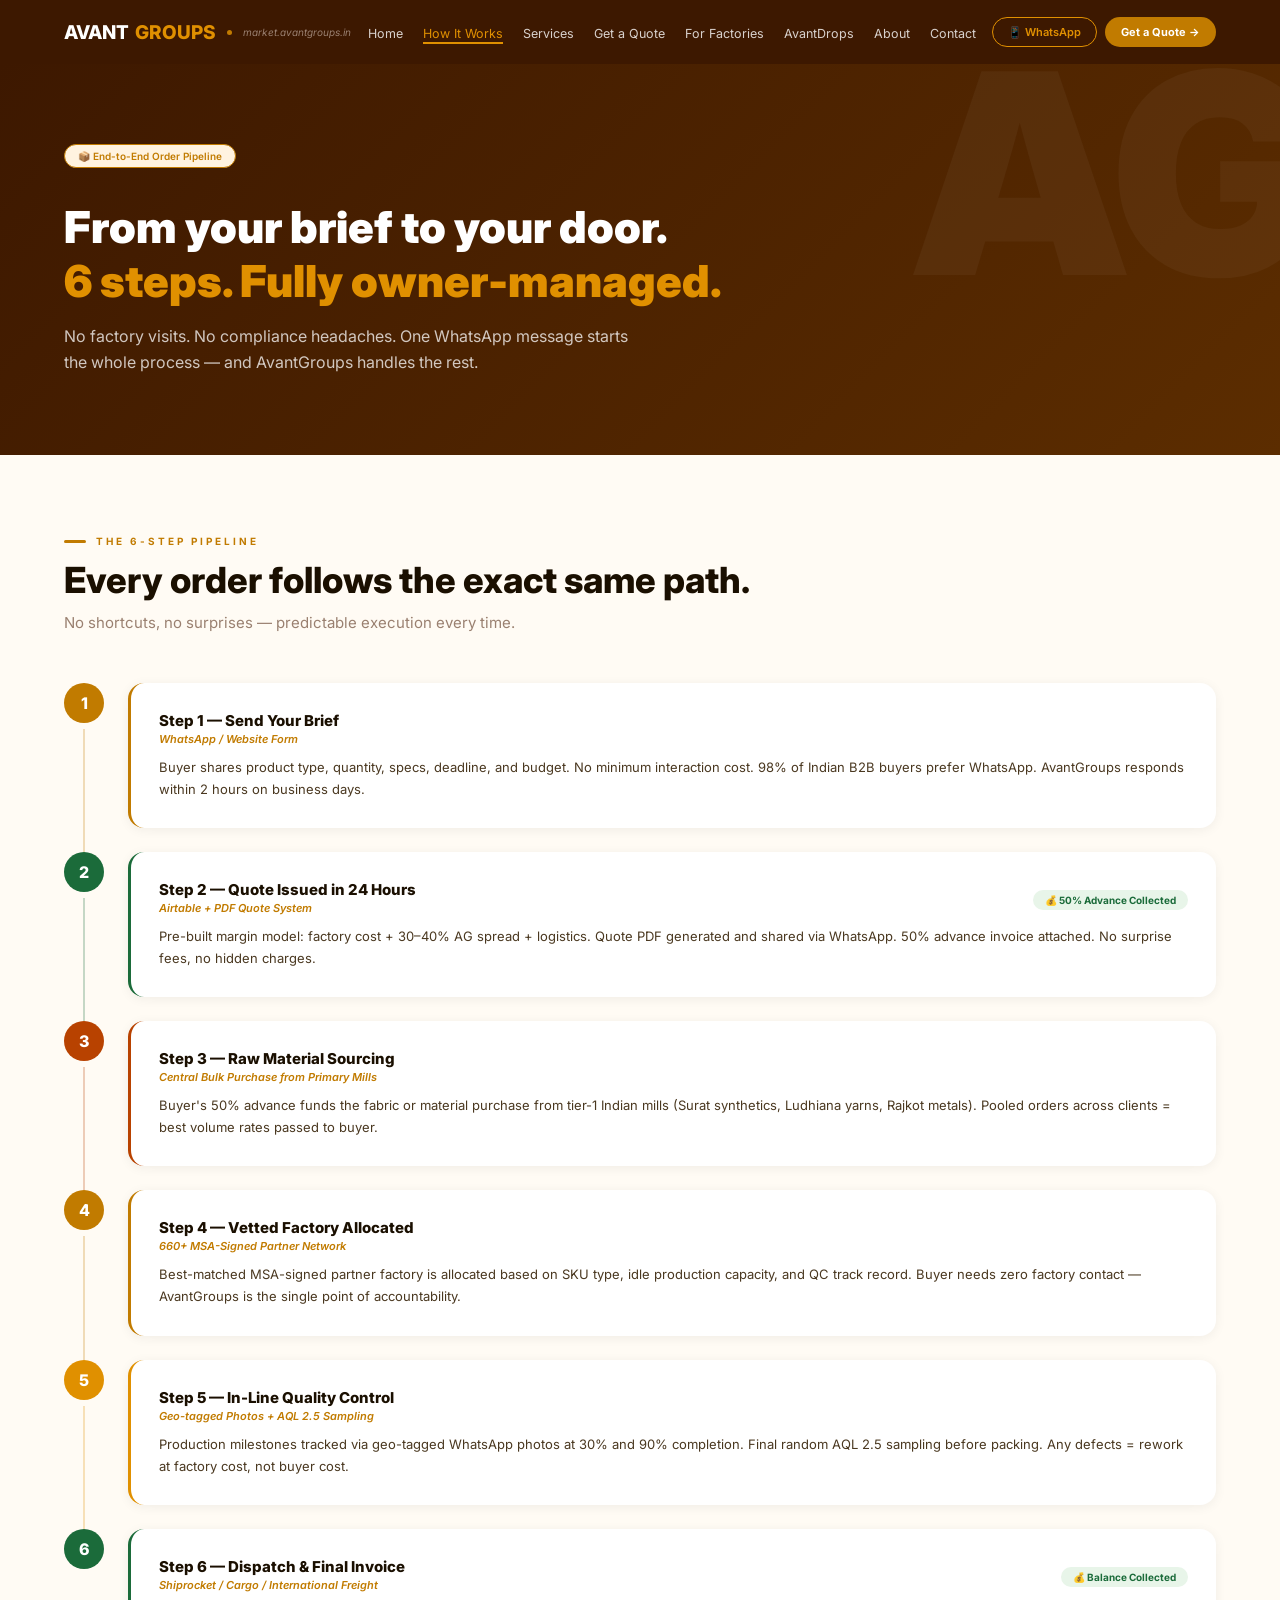
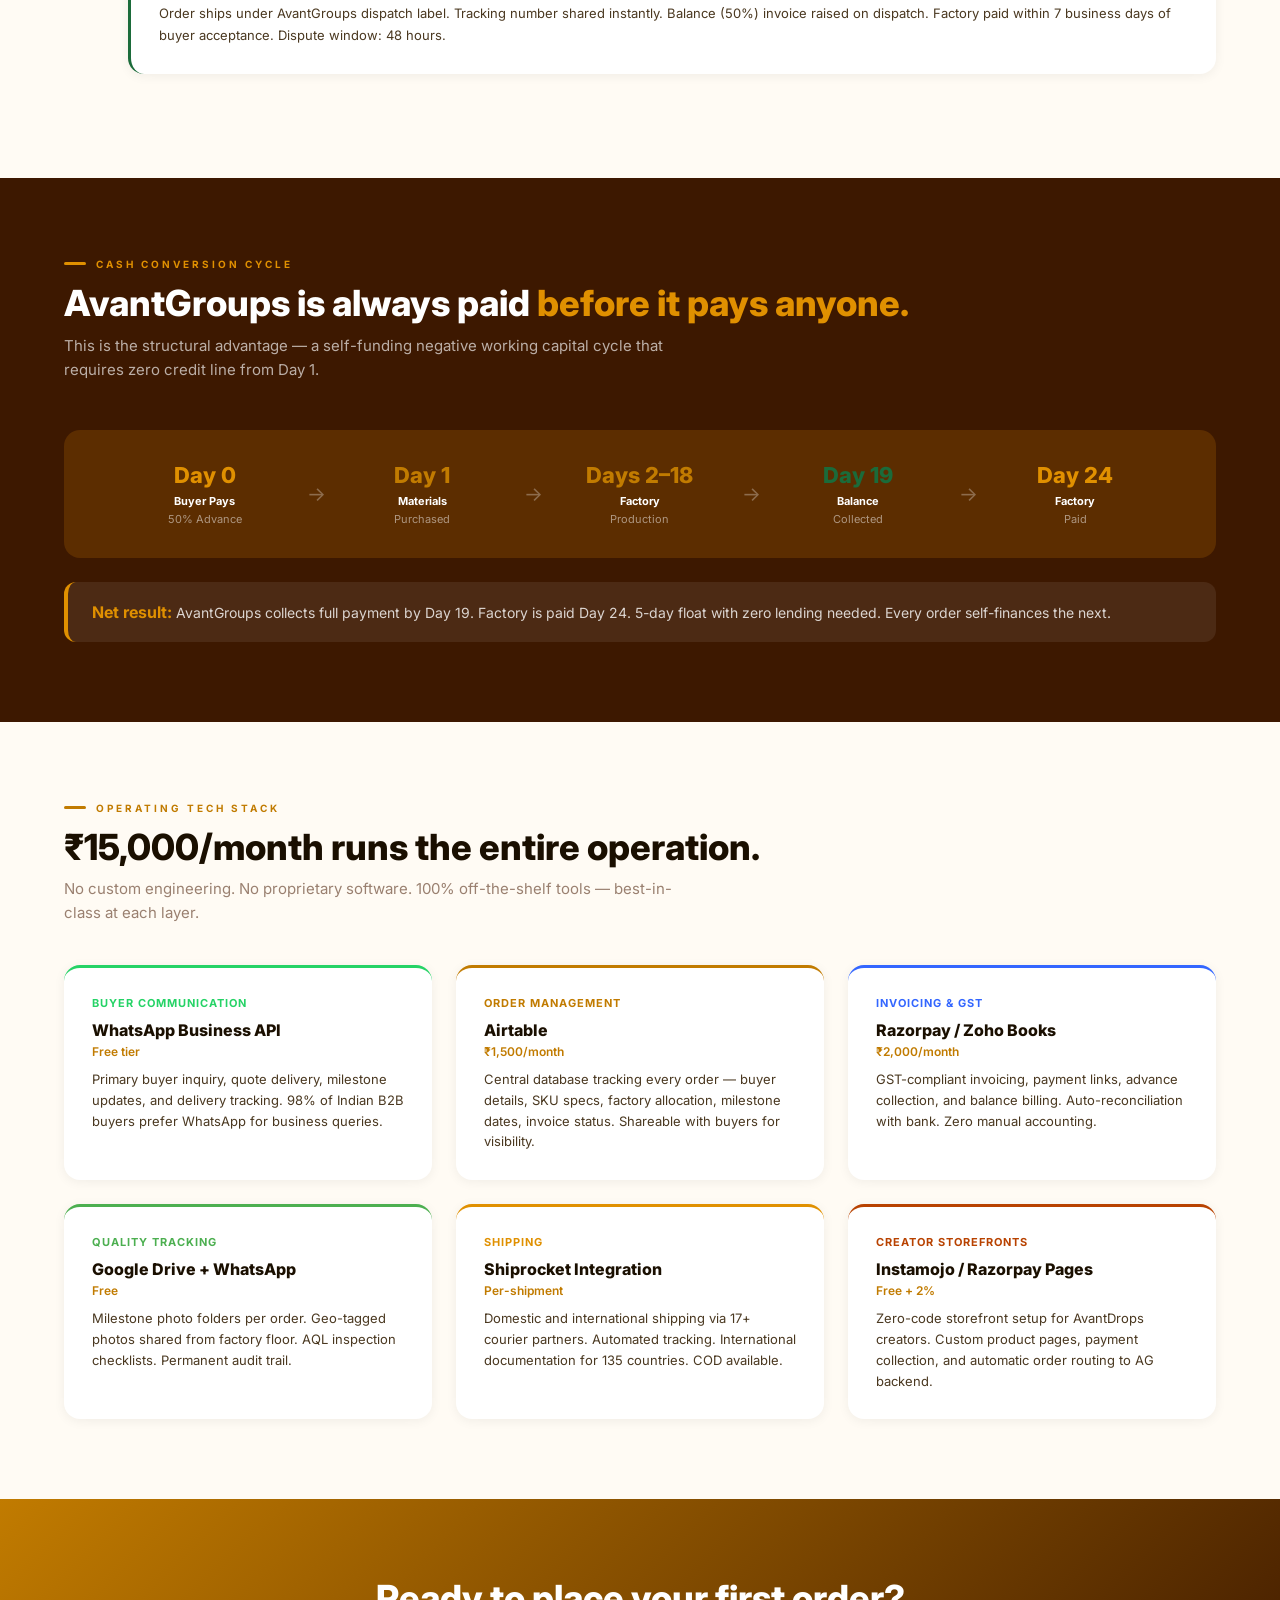
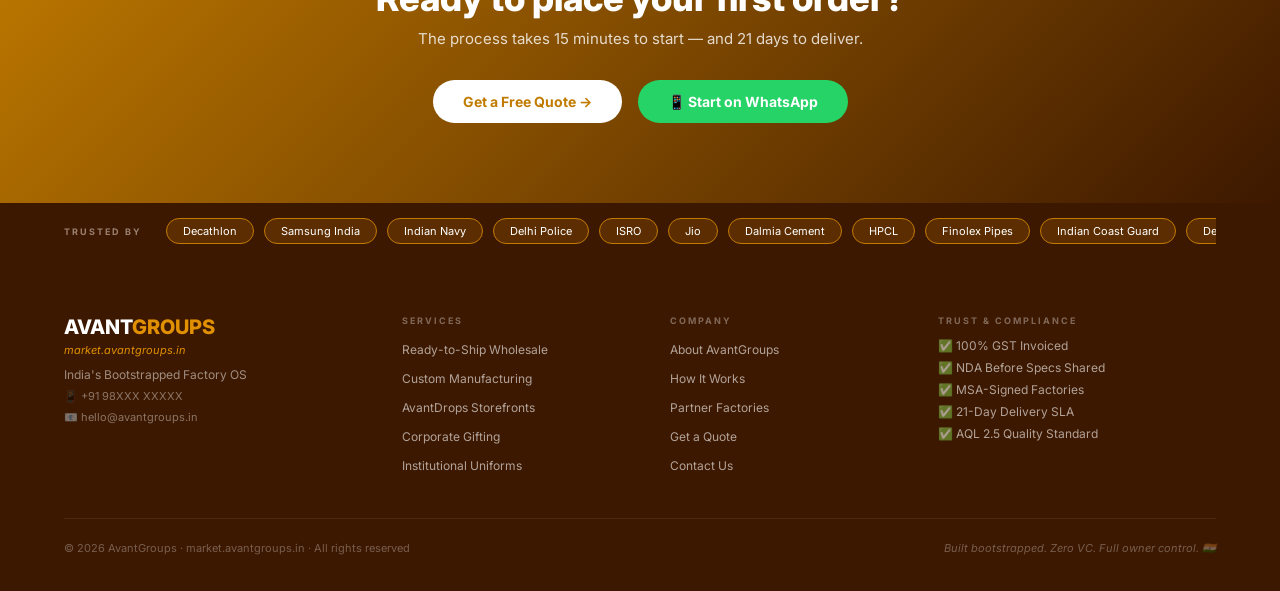
<file: how-it-works.html>
<!DOCTYPE html>
<html lang="en">
<head>
<meta charset="UTF-8"><meta name="viewport" content="width=device-width,initial-scale=1.0">
<title>How It Works — AvantGroups</title>
<link rel="preconnect" href="https://fonts.googleapis.com">
<link href="https://fonts.googleapis.com/css2?family=Inter:wght@400;500;600;700;800;900&display=swap" rel="stylesheet">
<style>
*{margin:0;padding:0;box-sizing:border-box;}
html{scroll-behavior:smooth;}
body{font-family:'Inter',system-ui,sans-serif;background:#FFFBF4;color:#1A0F00;}
:root{
  --am:#C17B00;--dk:#3D1800;--go:#E09000;--cr:#FFF3E0;
  --cv:#FFFBF4;--td:#1A0F00;--tb:#4A3820;--tm:#9A8070;
  --ac:#B84200;--gr:#1B6B3A;--wh:#fff;--ru:#D4A850;--md:#5C2D00;
}
/* ── NAV ── */
nav{position:sticky;top:0;z-index:999;background:var(--dk);
    height:64px;display:flex;align-items:center;justify-content:space-between;
    padding:0 5%;transition:box-shadow .3s;}
nav.sc{box-shadow:0 4px 24px rgba(0,0,0,.55);}
.nl{display:flex;align-items:center;gap:6px;text-decoration:none;}
.nl .av{font-size:19px;font-weight:800;color:#fff;}
.nl .gr2{font-size:19px;font-weight:800;color:var(--go);}
.nl .dot{width:5px;height:5px;background:var(--am);border-radius:50%;margin:0 5px;}
.nl .ur{font-size:10px;color:var(--tm);font-style:italic;}
.nli{display:flex;gap:20px;list-style:none;}
.nli a{color:rgba(255,255,255,.8);font-size:12.5px;text-decoration:none;transition:.2s;}
.nli a:hover,.nli a.act{color:var(--go);}
.nli a.act{border-bottom:2px solid var(--go);padding-bottom:1px;}
.na{display:flex;gap:8px;}
.bwa{border:1px solid var(--go);color:var(--go);background:transparent;border-radius:50px;
     padding:7px 15px;font-size:11px;font-weight:600;cursor:pointer;transition:.3s;font-family:inherit;}
.bwa:hover{background:var(--go);color:var(--dk);}
.bq{background:var(--am);color:#fff;border:none;border-radius:50px;
    padding:8px 16px;font-size:11px;font-weight:700;cursor:pointer;transition:.3s;font-family:inherit;}
.bq:hover{background:var(--go);}
.hm{display:none;font-size:22px;color:var(--go);cursor:pointer;background:none;border:none;}
.mm{display:none;position:fixed;top:64px;left:0;right:0;background:var(--dk);
    padding:20px 5%;flex-direction:column;gap:12px;z-index:998;
    border-top:1px solid rgba(255,255,255,.1);}
.mm a{color:rgba(255,255,255,.85);text-decoration:none;font-size:14px;
      padding:8px 0;border-bottom:1px solid rgba(255,255,255,.07);}
.mm.op{display:flex;}
/* ── SHARED LAYOUT ── */
.sec{padding:80px 5%;}
.ey{display:flex;align-items:center;gap:10px;margin-bottom:14px;}
.el{width:22px;height:3px;background:var(--am);border-radius:2px;}
.et{font-size:10px;font-weight:700;color:var(--am);letter-spacing:3px;text-transform:uppercase;}
.h2{font-size:36px;font-weight:800;line-height:1.1;}
.sub{font-size:15px;color:var(--tm);margin-top:10px;max-width:640px;line-height:1.6;}
/* ── CARDS ── */
.card{background:#fff;border-radius:16px;padding:28px;
      box-shadow:0 2px 12px rgba(0,0,0,.06);transition:transform .3s,box-shadow .3s;}
.card:hover{transform:translateY(-4px);box-shadow:0 8px 28px rgba(0,0,0,.11);}
/* ── BTNS ── */
.btn-am{background:var(--am);color:#fff;border:none;border-radius:50px;
        padding:13px 30px;font-size:14px;font-weight:700;cursor:pointer;transition:.3s;font-family:inherit;}
.btn-am:hover{background:var(--go);transform:translateY(-2px);}
.btn-wa2{background:#25D366;color:#fff;border:none;border-radius:50px;
         padding:13px 30px;font-size:14px;font-weight:700;cursor:pointer;transition:.3s;font-family:inherit;}
.btn-wa2:hover{opacity:.9;}
.btn-out{border:2px solid var(--am);color:var(--am);background:transparent;border-radius:50px;
         padding:11px 28px;font-size:14px;font-weight:700;cursor:pointer;transition:.3s;font-family:inherit;}
.btn-out:hover{background:var(--am);color:#fff;}
/* ── TRUST BAR ── */
.tbar{background:var(--dk);padding:15px 5%;display:flex;align-items:center;gap:24px;overflow:hidden;}
.tlbl{font-size:9px;font-weight:700;letter-spacing:2px;color:var(--tm);flex-shrink:0;white-space:nowrap;}
.mwrap{overflow:hidden;flex:1;}
.minn{display:flex;gap:10px;animation:mq 22s linear infinite;width:max-content;}
.mwrap:hover .minn{animation-play-state:paused;}
@keyframes mq{from{transform:translateX(0)}to{transform:translateX(-50%)}}
.cpill{background:var(--md);border:1px solid var(--am);color:#fff;
       border-radius:50px;padding:5px 16px;font-size:11px;white-space:nowrap;}
/* ── FOOTER ── */
footer{background:var(--dk);padding:56px 5% 36px;}
.fg{display:grid;grid-template-columns:1.3fr 1fr 1fr 1.2fr;gap:36px;}
.fb2{font-size:20px;font-weight:800;}
.fb2 .av{color:#fff;}.fb2 .gr2{color:var(--go);}
.furl{color:var(--go);font-style:italic;font-size:11px;margin-top:4px;}
.ftag{color:rgba(255,255,255,.5);font-size:12px;margin-top:10px;}
.fc2{color:rgba(255,255,255,.4);font-size:11px;margin-top:7px;}
.fh{font-size:9px;font-weight:700;letter-spacing:2px;color:rgba(255,255,255,.35);
    text-transform:uppercase;margin-bottom:12px;}
.flinks{list-style:none;display:flex;flex-direction:column;gap:9px;}
.flinks a{color:rgba(255,255,255,.6);font-size:12px;text-decoration:none;transition:.2s;}
.flinks a:hover{color:var(--go);}
.fti{color:rgba(255,255,255,.6);font-size:12px;margin-bottom:7px;}
.fbot{border-top:1px solid rgba(255,255,255,.08);margin-top:44px;padding-top:22px;
      display:flex;justify-content:space-between;flex-wrap:wrap;gap:6px;}
.fcop{color:rgba(255,255,255,.3);font-size:11px;}
/* ── PAGE HERO BANDS ── */
.hero-band{background:linear-gradient(135deg,var(--dk),var(--md));
           padding:80px 5%;color:#fff;position:relative;overflow:hidden;}
.hero-band::after{content:'AG';position:absolute;font-size:280px;font-weight:900;
                  color:rgba(255,255,255,.04);right:-40px;top:-30px;pointer-events:none;
                  line-height:1;user-select:none;}
/* ── GRID HELPERS ── */
.g2{display:grid;grid-template-columns:1fr 1fr;gap:24px;}
.g3{display:grid;grid-template-columns:repeat(3,1fr);gap:24px;}
.g4{display:grid;grid-template-columns:repeat(4,1fr);gap:20px;}
.g6{display:grid;grid-template-columns:repeat(3,1fr);gap:24px;}
/* ── TAG ── */
.tag-g{display:inline-block;background:#E8F5E9;color:var(--gr);border-radius:50px;
       padding:4px 12px;font-size:10px;font-weight:700;margin-top:10px;}
.tag-am{display:inline-block;background:var(--cr);color:var(--am);border-radius:50px;
        padding:4px 12px;font-size:10px;font-weight:700;}
.badge{display:inline-flex;align-items:center;border:1px solid var(--am);color:var(--am);
       background:var(--cr);border-radius:50px;padding:5px 13px;font-size:10px;
       font-weight:600;margin-bottom:24px;width:fit-content;}
/* ── STEP CIRCLES ── */
.snum{width:40px;height:40px;border-radius:50%;display:flex;align-items:center;
      justify-content:center;font-size:16px;font-weight:800;color:#fff;flex-shrink:0;}
/* ── SCROLL REVEAL ── */
.rev{opacity:0;transform:translateY(22px);transition:all .5s ease;}
.rev.in{opacity:1;transform:translateY(0);}
/* ── FORM ── */
.form-group{display:flex;flex-direction:column;gap:6px;margin-bottom:18px;}
.form-group label{font-size:12px;font-weight:700;color:var(--tb);letter-spacing:.3px;}
.form-group input,.form-group select,.form-group textarea{
  background:#fff;border:1.5px solid #E0D0C0;border-radius:10px;
  padding:12px 16px;font-size:14px;font-family:inherit;color:var(--td);
  outline:none;transition:.3s;width:100%;}
.form-group input:focus,.form-group select:focus,.form-group textarea:focus{
  border-color:var(--am);box-shadow:0 0 0 3px rgba(193,123,0,.12);}
/* ── RESPONSIVE ── */
@media(max-width:900px){
  .g4{grid-template-columns:1fr 1fr;}
  .g3{grid-template-columns:1fr 1fr;}
}
@media(max-width:640px){
  nav{padding:0 4%;}.nli,.na{display:none;}.hm{display:block;}
  .sec{padding:52px 4%;}.h2{font-size:26px;}
  .g2,.g3,.g4,.g6{grid-template-columns:1fr;}
  footer{padding:40px 4% 28px;}.fg{grid-template-columns:1fr 1fr;gap:24px;}
  .tbar{padding:13px 4%;}
  .hero-band{padding:60px 4%;}
}
</style>
</head>
<body>
<nav>
  <a class="nl" href="index.html">
    <span class="av">AVANT</span><span class="gr2">GROUPS</span>
    <span class="dot"></span><span class="ur">market.avantgroups.in</span>
  </a>
  <ul class="nli"><li><a href="index.html">Home</a></li><li><a href="how-it-works.html" class="act">How It Works</a></li><li><a href="services.html">Services</a></li><li><a href="get-quote.html">Get a Quote</a></li><li><a href="factories.html">For Factories</a></li><li><a href="avantdrops.html">AvantDrops</a></li><li><a href="about.html">About</a></li><li><a href="contact.html">Contact</a></li></ul>
  <div class="na">
    <button class="bwa" onclick="window.open('https://wa.me/919800000000','_blank')">📱 WhatsApp</button>
    <button class="bq" onclick="location.href='get-quote.html'">Get a Quote →</button>
  </div>
  <button class="hm" onclick="tm()">☰</button>
</nav>
<div class="mm" id="mob">
  <a href="index.html">Home</a><a href="how-it-works.html">How It Works</a>
  <a href="services.html">Services</a><a href="get-quote.html">Get a Quote</a>
  <a href="factories.html">For Factories</a><a href="avantdrops.html">AvantDrops</a>
  <a href="about.html">About</a><a href="contact.html">Contact</a>
</div>

<div class="hero-band">
  <div class="badge">📦 End-to-End Order Pipeline</div>
  <h1 style="font-size:44px;font-weight:900;margin-top:8px;">From your brief to your door.<br><span style="color:var(--go);">6 steps. Fully owner-managed.</span></h1>
  <p style="font-size:16px;color:rgba(255,255,255,.75);margin-top:16px;max-width:580px;line-height:1.6;">No factory visits. No compliance headaches. One WhatsApp message starts the whole process — and AvantGroups handles the rest.</p>
</div>

<!-- STEPS DETAILED -->
<section class="sec" style="background:var(--cv);">
  <div class="ey"><div class="el"></div><span class="et">The 6-Step Pipeline</span></div>
  <h2 class="h2">Every order follows the exact same path.</h2>
  <p class="sub">No shortcuts, no surprises — predictable execution every time.</p>
  <div style="margin-top:48px;display:flex;flex-direction:column;gap:0;">
<div class="rev" style="display:flex;gap:0;align-items:stretch;margin-bottom:0;">
      <div style="display:flex;flex-direction:column;align-items:center;margin-right:24px;">
        <div class="snum" style="background:#C17B00;">1</div>
        <div style='width:2px;flex:1;background:#C17B00;opacity:.25;margin-top:6px;'></div>
      </div>
      <div class="card" style="flex:1;border-left:3px solid #C17B00;margin-bottom:24px;">
        <div style="display:flex;justify-content:space-between;align-items:flex-start;flex-wrap:wrap;gap:10px;">
          <div>
            <div style="font-size:15px;font-weight:800;color:var(--td);">Step 1 — Send Your Brief</div>
            <div style="font-size:11px;color:var(--am);font-style:italic;font-weight:600;margin-top:2px;">WhatsApp / Website Form</div>
          </div>
          
        </div>
        <div style="font-size:13px;color:var(--tb);margin-top:10px;line-height:1.7;">Buyer shares product type, quantity, specs, deadline, and budget. No minimum interaction cost. 98% of Indian B2B buyers prefer WhatsApp. AvantGroups responds within 2 hours on business days.</div>
      </div>
    </div><div class="rev" style="display:flex;gap:0;align-items:stretch;margin-bottom:0;">
      <div style="display:flex;flex-direction:column;align-items:center;margin-right:24px;">
        <div class="snum" style="background:#1B6B3A;">2</div>
        <div style='width:2px;flex:1;background:#1B6B3A;opacity:.25;margin-top:6px;'></div>
      </div>
      <div class="card" style="flex:1;border-left:3px solid #1B6B3A;margin-bottom:24px;">
        <div style="display:flex;justify-content:space-between;align-items:flex-start;flex-wrap:wrap;gap:10px;">
          <div>
            <div style="font-size:15px;font-weight:800;color:var(--td);">Step 2 — Quote Issued in 24 Hours</div>
            <div style="font-size:11px;color:var(--am);font-style:italic;font-weight:600;margin-top:2px;">Airtable + PDF Quote System</div>
          </div>
          <span class="tag-g" style="font-size:10px;">💰 50% Advance Collected</span>
        </div>
        <div style="font-size:13px;color:var(--tb);margin-top:10px;line-height:1.7;">Pre-built margin model: factory cost + 30–40% AG spread + logistics. Quote PDF generated and shared via WhatsApp. 50% advance invoice attached. No surprise fees, no hidden charges.</div>
      </div>
    </div><div class="rev" style="display:flex;gap:0;align-items:stretch;margin-bottom:0;">
      <div style="display:flex;flex-direction:column;align-items:center;margin-right:24px;">
        <div class="snum" style="background:#B84200;">3</div>
        <div style='width:2px;flex:1;background:#B84200;opacity:.25;margin-top:6px;'></div>
      </div>
      <div class="card" style="flex:1;border-left:3px solid #B84200;margin-bottom:24px;">
        <div style="display:flex;justify-content:space-between;align-items:flex-start;flex-wrap:wrap;gap:10px;">
          <div>
            <div style="font-size:15px;font-weight:800;color:var(--td);">Step 3 — Raw Material Sourcing</div>
            <div style="font-size:11px;color:var(--am);font-style:italic;font-weight:600;margin-top:2px;">Central Bulk Purchase from Primary Mills</div>
          </div>
          
        </div>
        <div style="font-size:13px;color:var(--tb);margin-top:10px;line-height:1.7;">Buyer's 50% advance funds the fabric or material purchase from tier-1 Indian mills (Surat synthetics, Ludhiana yarns, Rajkot metals). Pooled orders across clients = best volume rates passed to buyer.</div>
      </div>
    </div><div class="rev" style="display:flex;gap:0;align-items:stretch;margin-bottom:0;">
      <div style="display:flex;flex-direction:column;align-items:center;margin-right:24px;">
        <div class="snum" style="background:#C17B00;">4</div>
        <div style='width:2px;flex:1;background:#C17B00;opacity:.25;margin-top:6px;'></div>
      </div>
      <div class="card" style="flex:1;border-left:3px solid #C17B00;margin-bottom:24px;">
        <div style="display:flex;justify-content:space-between;align-items:flex-start;flex-wrap:wrap;gap:10px;">
          <div>
            <div style="font-size:15px;font-weight:800;color:var(--td);">Step 4 — Vetted Factory Allocated</div>
            <div style="font-size:11px;color:var(--am);font-style:italic;font-weight:600;margin-top:2px;">660+ MSA-Signed Partner Network</div>
          </div>
          
        </div>
        <div style="font-size:13px;color:var(--tb);margin-top:10px;line-height:1.7;">Best-matched MSA-signed partner factory is allocated based on SKU type, idle production capacity, and QC track record. Buyer needs zero factory contact — AvantGroups is the single point of accountability.</div>
      </div>
    </div><div class="rev" style="display:flex;gap:0;align-items:stretch;margin-bottom:0;">
      <div style="display:flex;flex-direction:column;align-items:center;margin-right:24px;">
        <div class="snum" style="background:#E09000;">5</div>
        <div style='width:2px;flex:1;background:#E09000;opacity:.25;margin-top:6px;'></div>
      </div>
      <div class="card" style="flex:1;border-left:3px solid #E09000;margin-bottom:24px;">
        <div style="display:flex;justify-content:space-between;align-items:flex-start;flex-wrap:wrap;gap:10px;">
          <div>
            <div style="font-size:15px;font-weight:800;color:var(--td);">Step 5 — In-Line Quality Control</div>
            <div style="font-size:11px;color:var(--am);font-style:italic;font-weight:600;margin-top:2px;">Geo-tagged Photos + AQL 2.5 Sampling</div>
          </div>
          
        </div>
        <div style="font-size:13px;color:var(--tb);margin-top:10px;line-height:1.7;">Production milestones tracked via geo-tagged WhatsApp photos at 30% and 90% completion. Final random AQL 2.5 sampling before packing. Any defects = rework at factory cost, not buyer cost.</div>
      </div>
    </div><div class="rev" style="display:flex;gap:0;align-items:stretch;margin-bottom:0;">
      <div style="display:flex;flex-direction:column;align-items:center;margin-right:24px;">
        <div class="snum" style="background:#1B6B3A;">6</div>
        
      </div>
      <div class="card" style="flex:1;border-left:3px solid #1B6B3A;margin-bottom:24px;">
        <div style="display:flex;justify-content:space-between;align-items:flex-start;flex-wrap:wrap;gap:10px;">
          <div>
            <div style="font-size:15px;font-weight:800;color:var(--td);">Step 6 — Dispatch & Final Invoice</div>
            <div style="font-size:11px;color:var(--am);font-style:italic;font-weight:600;margin-top:2px;">Shiprocket / Cargo / International Freight</div>
          </div>
          <span class="tag-g" style="font-size:10px;">💰 Balance Collected</span>
        </div>
        <div style="font-size:13px;color:var(--tb);margin-top:10px;line-height:1.7;">Order ships under AvantGroups dispatch label. Tracking number shared instantly. Balance (50%) invoice raised on dispatch. Factory paid within 7 business days of buyer acceptance. Dispute window: 48 hours.</div>
      </div>
    </div>
  </div>
</section>

<!-- CASH CONVERSION CYCLE -->
<section class="sec" style="background:var(--dk);">
  <div class="ey"><div class="el" style="background:var(--go);"></div><span class="et" style="color:var(--go);">Cash Conversion Cycle</span></div>
  <h2 class="h2" style="color:#fff;">AvantGroups is always paid <span style="color:var(--go);">before it pays anyone.</span></h2>
  <p style="color:rgba(255,255,255,.65);font-size:15px;margin-top:10px;max-width:600px;line-height:1.6;">This is the structural advantage — a self-funding negative working capital cycle that requires zero credit line from Day 1.</p>
  <div style="display:flex;align-items:center;flex-wrap:wrap;gap:0;margin-top:48px;background:var(--md);border-radius:16px;padding:32px;overflow-x:auto;">
<div style="flex:1;min-width:120px;text-align:center;position:relative;">
      <div style="font-size:22px;font-weight:800;color:#E09000;">Day 0</div>
      <div style="font-size:11px;font-weight:700;color:#fff;margin-top:6px;">Buyer Pays</div>
      <div style="font-size:11px;color:rgba(255,255,255,.5);margin-top:4px;">50% Advance</div>
      <div style="position:absolute;right:-12px;top:50%;transform:translateY(-50%);font-size:20px;color:rgba(255,255,255,.3);">→</div>
    </div><div style="flex:1;min-width:120px;text-align:center;position:relative;">
      <div style="font-size:22px;font-weight:800;color:#C17B00;">Day 1</div>
      <div style="font-size:11px;font-weight:700;color:#fff;margin-top:6px;">Materials</div>
      <div style="font-size:11px;color:rgba(255,255,255,.5);margin-top:4px;">Purchased</div>
      <div style="position:absolute;right:-12px;top:50%;transform:translateY(-50%);font-size:20px;color:rgba(255,255,255,.3);">→</div>
    </div><div style="flex:1;min-width:120px;text-align:center;position:relative;">
      <div style="font-size:22px;font-weight:800;color:#C17B00;">Days 2–18</div>
      <div style="font-size:11px;font-weight:700;color:#fff;margin-top:6px;">Factory</div>
      <div style="font-size:11px;color:rgba(255,255,255,.5);margin-top:4px;">Production</div>
      <div style="position:absolute;right:-12px;top:50%;transform:translateY(-50%);font-size:20px;color:rgba(255,255,255,.3);">→</div>
    </div><div style="flex:1;min-width:120px;text-align:center;position:relative;">
      <div style="font-size:22px;font-weight:800;color:#1B6B3A;">Day 19</div>
      <div style="font-size:11px;font-weight:700;color:#fff;margin-top:6px;">Balance</div>
      <div style="font-size:11px;color:rgba(255,255,255,.5);margin-top:4px;">Collected</div>
      <div style="position:absolute;right:-12px;top:50%;transform:translateY(-50%);font-size:20px;color:rgba(255,255,255,.3);">→</div>
    </div><div style="flex:1;min-width:120px;text-align:center;position:relative;">
      <div style="font-size:22px;font-weight:800;color:#E09000;">Day 24</div>
      <div style="font-size:11px;font-weight:700;color:#fff;margin-top:6px;">Factory</div>
      <div style="font-size:11px;color:rgba(255,255,255,.5);margin-top:4px;">Paid</div>
      
    </div>
  </div>
  <div style="background:rgba(255,255,255,.08);border-radius:12px;padding:20px 24px;margin-top:24px;border-left:4px solid var(--go);">
    <strong style="color:var(--go);">Net result:</strong><span style="color:rgba(255,255,255,.8);font-size:14px;"> AvantGroups collects full payment by Day 19. Factory is paid Day 24. 5-day float with zero lending needed. Every order self-finances the next.</span>
  </div>
</section>

<!-- TECH STACK -->
<section class="sec" style="background:var(--cv);">
  <div class="ey"><div class="el"></div><span class="et">Operating Tech Stack</span></div>
  <h2 class="h2">₹15,000/month runs the entire operation.</h2>
  <p class="sub">No custom engineering. No proprietary software. 100% off-the-shelf tools — best-in-class at each layer.</p>
  <div class="g3" style="margin-top:40px;">
<div class="card rev" style="border-top:3px solid #25D366;">
      <div style="font-size:11px;font-weight:700;color:#25D366;text-transform:uppercase;letter-spacing:1px;">Buyer Communication</div>
      <div style="font-size:16px;font-weight:800;color:var(--td);margin-top:10px;">WhatsApp Business API</div>
      <div style="font-size:12px;color:var(--am);font-weight:600;margin-top:4px;">Free tier</div>
      <div style="font-size:13px;color:var(--tb);margin-top:10px;line-height:1.6;">Primary buyer inquiry, quote delivery, milestone updates, and delivery tracking. 98% of Indian B2B buyers prefer WhatsApp for business queries.</div>
    </div><div class="card rev" style="border-top:3px solid #C17B00;">
      <div style="font-size:11px;font-weight:700;color:#C17B00;text-transform:uppercase;letter-spacing:1px;">Order Management</div>
      <div style="font-size:16px;font-weight:800;color:var(--td);margin-top:10px;">Airtable</div>
      <div style="font-size:12px;color:var(--am);font-weight:600;margin-top:4px;">₹1,500/month</div>
      <div style="font-size:13px;color:var(--tb);margin-top:10px;line-height:1.6;">Central database tracking every order — buyer details, SKU specs, factory allocation, milestone dates, invoice status. Shareable with buyers for visibility.</div>
    </div><div class="card rev" style="border-top:3px solid #3366FF;">
      <div style="font-size:11px;font-weight:700;color:#3366FF;text-transform:uppercase;letter-spacing:1px;">Invoicing & GST</div>
      <div style="font-size:16px;font-weight:800;color:var(--td);margin-top:10px;">Razorpay / Zoho Books</div>
      <div style="font-size:12px;color:var(--am);font-weight:600;margin-top:4px;">₹2,000/month</div>
      <div style="font-size:13px;color:var(--tb);margin-top:10px;line-height:1.6;">GST-compliant invoicing, payment links, advance collection, and balance billing. Auto-reconciliation with bank. Zero manual accounting.</div>
    </div><div class="card rev" style="border-top:3px solid #4CAF50;">
      <div style="font-size:11px;font-weight:700;color:#4CAF50;text-transform:uppercase;letter-spacing:1px;">Quality Tracking</div>
      <div style="font-size:16px;font-weight:800;color:var(--td);margin-top:10px;">Google Drive + WhatsApp</div>
      <div style="font-size:12px;color:var(--am);font-weight:600;margin-top:4px;">Free</div>
      <div style="font-size:13px;color:var(--tb);margin-top:10px;line-height:1.6;">Milestone photo folders per order. Geo-tagged photos shared from factory floor. AQL inspection checklists. Permanent audit trail.</div>
    </div><div class="card rev" style="border-top:3px solid #E09000;">
      <div style="font-size:11px;font-weight:700;color:#E09000;text-transform:uppercase;letter-spacing:1px;">Shipping</div>
      <div style="font-size:16px;font-weight:800;color:var(--td);margin-top:10px;">Shiprocket Integration</div>
      <div style="font-size:12px;color:var(--am);font-weight:600;margin-top:4px;">Per-shipment</div>
      <div style="font-size:13px;color:var(--tb);margin-top:10px;line-height:1.6;">Domestic and international shipping via 17+ courier partners. Automated tracking. International documentation for 135 countries. COD available.</div>
    </div><div class="card rev" style="border-top:3px solid #B84200;">
      <div style="font-size:11px;font-weight:700;color:#B84200;text-transform:uppercase;letter-spacing:1px;">Creator Storefronts</div>
      <div style="font-size:16px;font-weight:800;color:var(--td);margin-top:10px;">Instamojo / Razorpay Pages</div>
      <div style="font-size:12px;color:var(--am);font-weight:600;margin-top:4px;">Free + 2%</div>
      <div style="font-size:13px;color:var(--tb);margin-top:10px;line-height:1.6;">Zero-code storefront setup for AvantDrops creators. Custom product pages, payment collection, and automatic order routing to AG backend.</div>
    </div>
  </div>
</section>

<!-- CTA -->
<section class="sec" style="background:linear-gradient(135deg,#C17B00,#3D1800);text-align:center;">
  <h2 class="h2" style="color:#fff;">Ready to place your first order?</h2>
  <p style="color:rgba(255,255,255,.8);font-size:15px;margin-top:10px;">The process takes 15 minutes to start — and 21 days to deliver.</p>
  <div style="display:flex;gap:16px;justify-content:center;flex-wrap:wrap;margin-top:32px;">
    <button class="btn-am" style="background:#fff;color:var(--am);" onclick="location.href='get-quote.html'">Get a Free Quote →</button>
    <button class="btn-wa2" onclick="window.open('https://wa.me/919800000000','_blank')">📱 Start on WhatsApp</button>
  </div>
</section>

<div class="tbar">
  <span class="tlbl">TRUSTED BY</span>
  <div class="mwrap"><div class="minn"><span class="cpill">Decathlon</span><span class="cpill">Samsung India</span><span class="cpill">Indian Navy</span><span class="cpill">Delhi Police</span><span class="cpill">ISRO</span><span class="cpill">Jio</span><span class="cpill">Dalmia Cement</span><span class="cpill">HPCL</span><span class="cpill">Finolex Pipes</span><span class="cpill">Indian Coast Guard</span><span class="cpill">Decathlon</span><span class="cpill">Samsung India</span><span class="cpill">Indian Navy</span><span class="cpill">Delhi Police</span><span class="cpill">ISRO</span><span class="cpill">Jio</span><span class="cpill">Dalmia Cement</span><span class="cpill">HPCL</span><span class="cpill">Finolex Pipes</span><span class="cpill">Indian Coast Guard</span></div></div>
</div>
<footer>
<div class="fg">
  <div>
    <div class="fb2"><span class="av">AVANT</span><span class="gr2">GROUPS</span></div>
    <div class="furl">market.avantgroups.in</div>
    <div class="ftag">India's Bootstrapped Factory OS</div>
    <div class="fc2">📱 +91 98XXX XXXXX</div>
    <div class="fc2">📧 hello@avantgroups.in</div>
  </div>
  <div>
    <div class="fh">Services</div>
    <ul class="flinks">
      <li><a href="services.html">Ready-to-Ship Wholesale</a></li>
      <li><a href="services.html">Custom Manufacturing</a></li>
      <li><a href="avantdrops.html">AvantDrops Storefronts</a></li>
      <li><a href="services.html">Corporate Gifting</a></li>
      <li><a href="services.html">Institutional Uniforms</a></li>
    </ul>
  </div>
  <div>
    <div class="fh">Company</div>
    <ul class="flinks">
      <li><a href="about.html">About AvantGroups</a></li>
      <li><a href="how-it-works.html">How It Works</a></li>
      <li><a href="factories.html">Partner Factories</a></li>
      <li><a href="get-quote.html">Get a Quote</a></li>
      <li><a href="contact.html">Contact Us</a></li>
    </ul>
  </div>
  <div>
    <div class="fh">Trust &amp; Compliance</div>
    <div class="fti">✅ 100% GST Invoiced</div>
    <div class="fti">✅ NDA Before Specs Shared</div>
    <div class="fti">✅ MSA-Signed Factories</div>
    <div class="fti">✅ 21-Day Delivery SLA</div>
    <div class="fti">✅ AQL 2.5 Quality Standard</div>
  </div>
</div>
<div class="fbot">
  <div class="fcop">© 2026 AvantGroups · market.avantgroups.in · All rights reserved</div>
  <div class="fcop" style="font-style:italic;">Built bootstrapped. Zero VC. Full owner control. 🇮🇳</div>
</div>
</footer>

<script>
window.addEventListener('scroll',()=>{
  document.querySelector('nav').classList.toggle('sc',scrollY>10);
});
function tm(){document.getElementById('mob').classList.toggle('op');}
</script>

<script>
const revEls=document.querySelectorAll('.rev');
const ro=new IntersectionObserver(es=>{es.forEach((e,i)=>{
  if(e.isIntersecting){setTimeout(()=>e.target.classList.add('in'),i*90);ro.unobserve(e.target);}});},{threshold:.08});
revEls.forEach(el=>ro.observe(el));

</script>
</body>
</html>
</file>
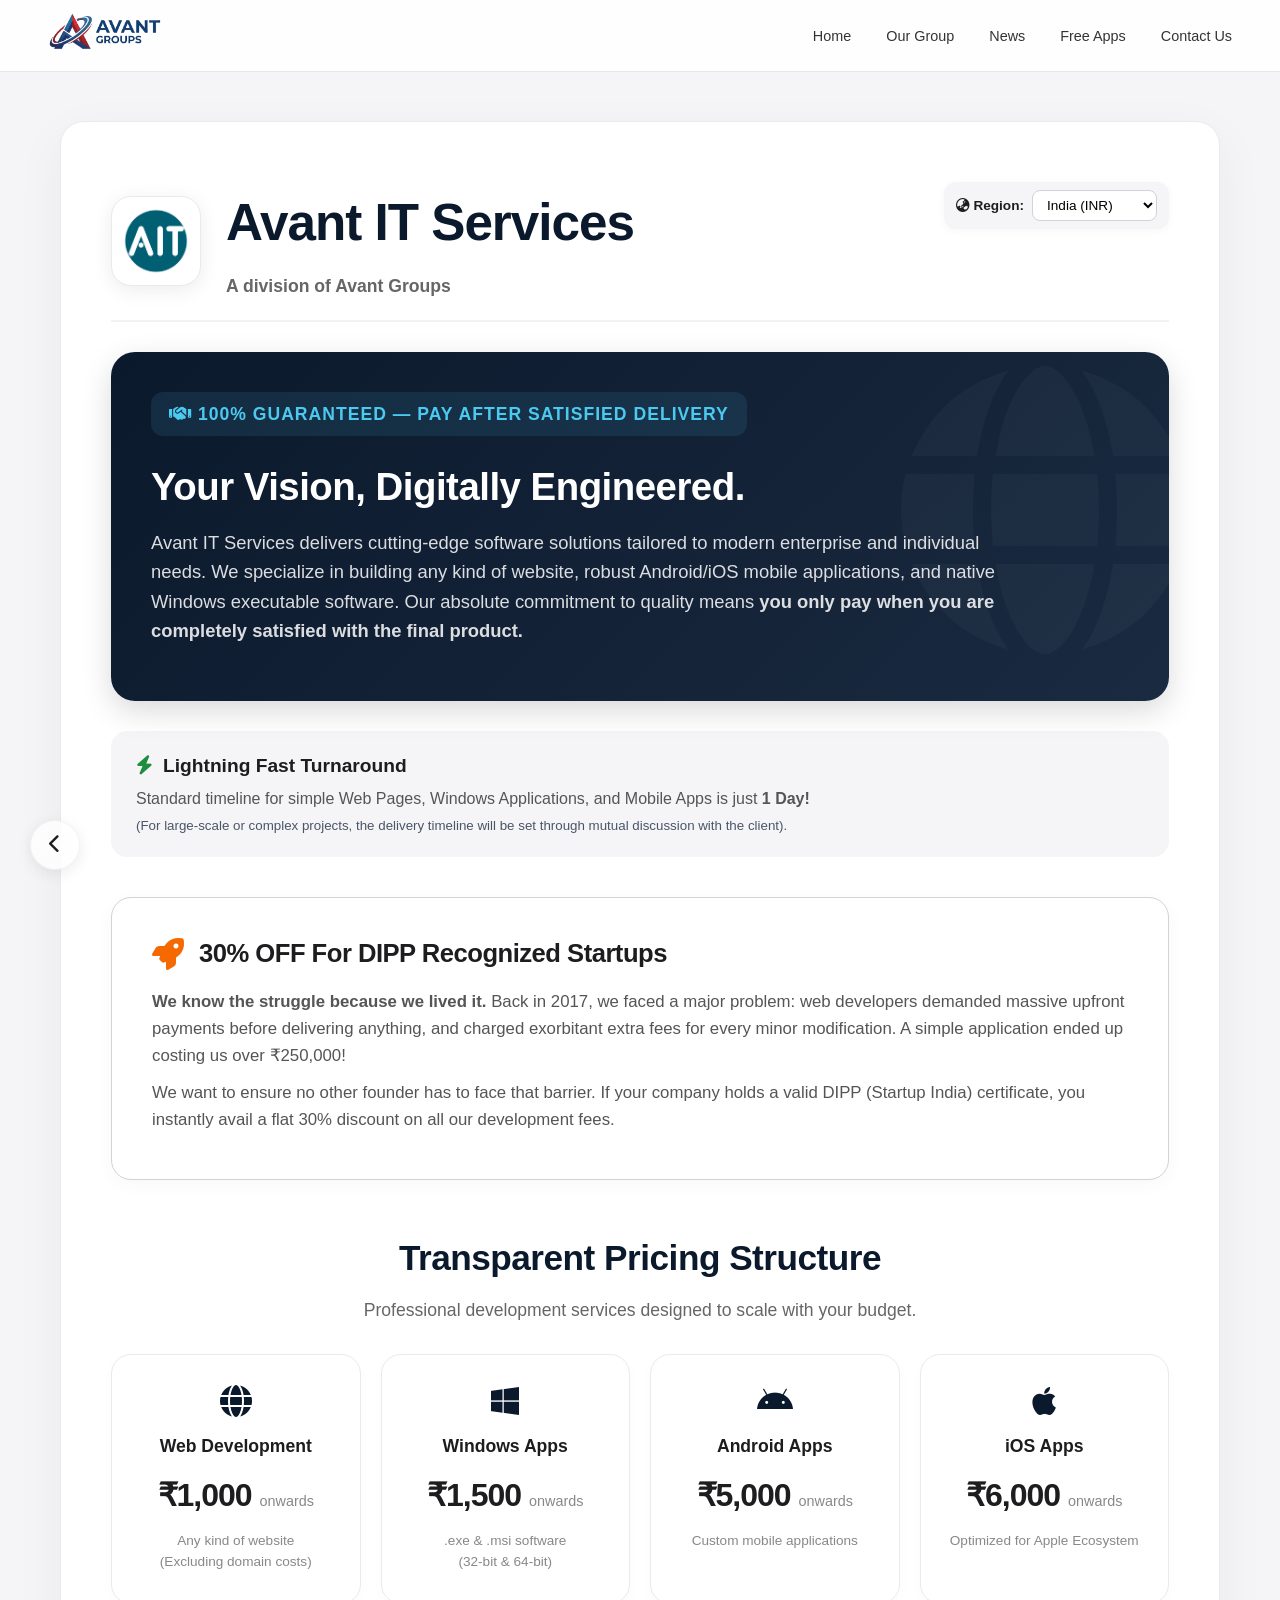
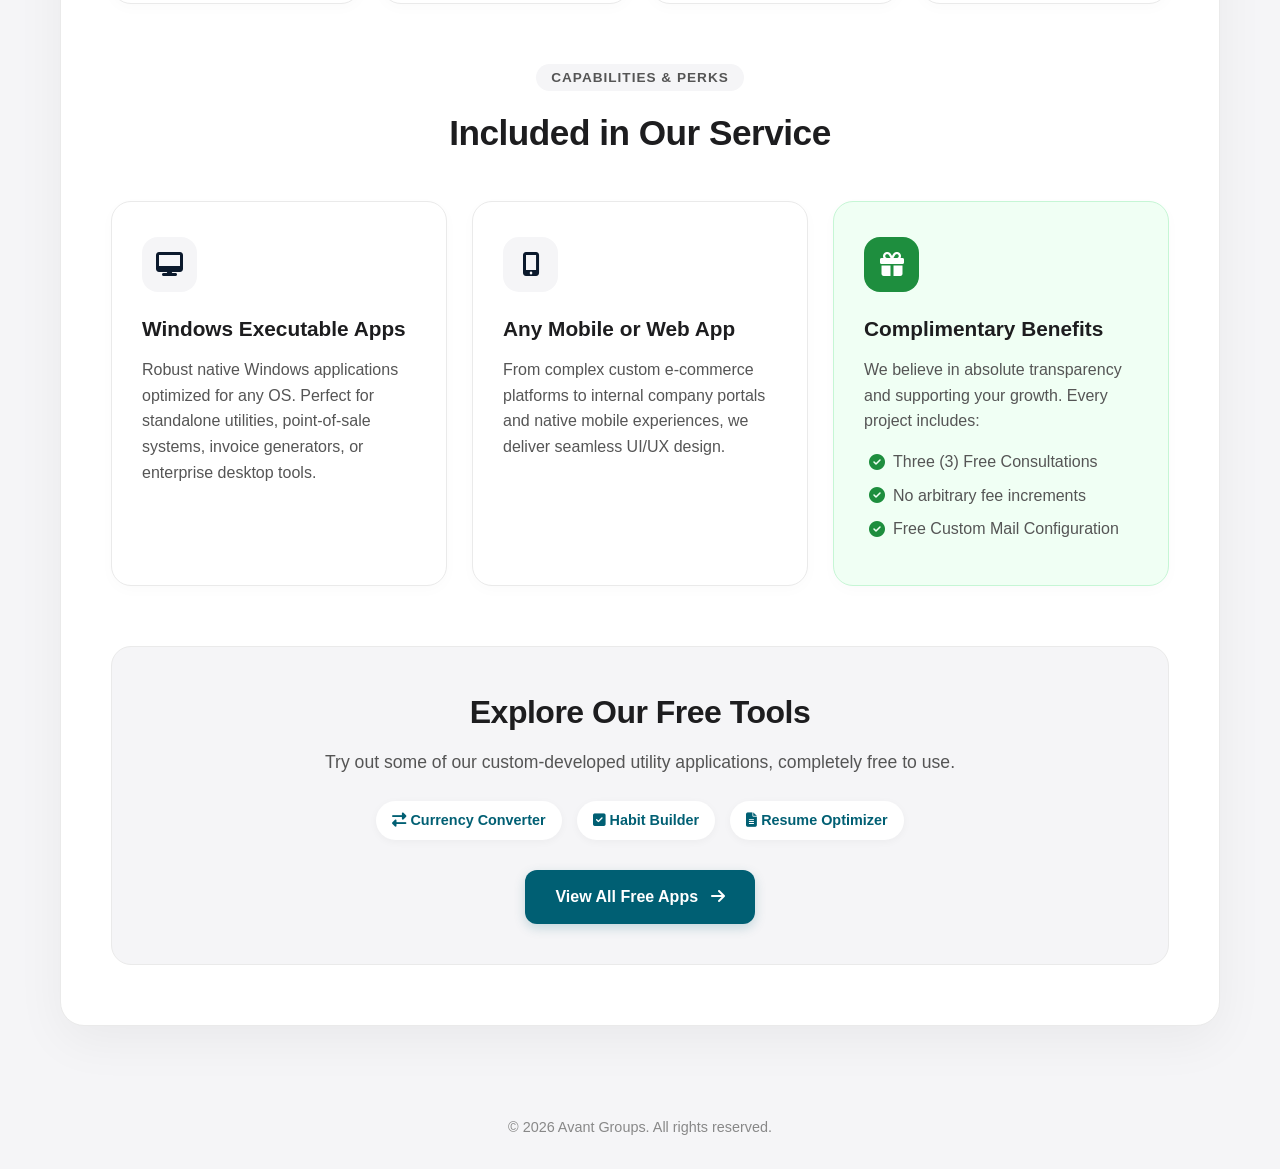
<file: it-services.html>
<!DOCTYPE html>
<html lang="en">
<head>
    <meta charset="UTF-8">
    <meta name="viewport" content="width=device-width, initial-scale=1.0, maximum-scale=1.0, user-scalable=no">
    <title>Avant IT Services - Avant Groups</title>
    <link rel="stylesheet" href="styles.css">
    <link rel="stylesheet" href="https://cdnjs.cloudflare.com/ajax/libs/font-awesome/6.4.0/css/all.min.css">
    <style>
        .modal-overlay {
            display: none;
            position: fixed;
            top: 0; left: 0; width: 100%; height: 100%;
            background: rgba(15, 23, 42, 0.7);
            backdrop-filter: blur(8px);
            -webkit-backdrop-filter: blur(8px);
            z-index: 99999;
            align-items: center;
            justify-content: center;
            padding: 20px;
        }
        .modal-overlay.active { display: flex !important; }
        .modal-content {
            background: #ffffff;
            width: 100%;
            max-width: 580px;
            border-radius: 24px;
            padding: 35px 30px;
            box-shadow: 0 25px 50px -12px rgba(0, 0, 0, 0.25);
            position: relative;
            max-height: 90vh;
            overflow-y: auto;
            border: 1px solid rgba(226, 232, 240, 0.8);
            animation: modalFadeIn 0.25s ease-out;
        }
        @keyframes modalFadeIn {
            from { transform: scale(0.95) translateY(10px); opacity: 0; }
            to { transform: scale(1) translateY(0); opacity: 1; }
        }
        .modal-close {
            position: absolute;
            top: 18px; right: 20px; width: 36px; height: 36px; border-radius: 50%;
            background: #f1f5f9; color: #475569; display: flex; align-items: center; justify-content: center;
            font-size: 1.1rem; cursor: pointer; border: none; transition: all 0.2s;
        }
        .modal-close:hover { background: #e2e8f0; color: #0f172a; }
    </style>
</head>
<body>
    <header class="site-header">
        <div class="header-container">
            <div class="logo-container">
                <a href="index.html">
                    <img src="logo.png" alt="Avant Groups Logo">
                </a>
            </div>
            <div class="mobile-menu-toggle" id="mobile-menu">
                <i class="fas fa-bars"></i>
            </div>
            <nav class="main-nav">
                <ul>
                    <li><a href="index.html">Home</a></li>
                    <li><a href="our-group.html">Our Group</a></li>
                    <li><a href="news.html">News</a></li>
                    <li><a href="free-apps.html">Free Apps</a></li>
                    <li><a href="javascript:void(0)" onclick="openContactModal('Avant IT Services')">Contact Us</a></li>
                </ul>
            </nav>
        </div>
    </header>

    <main class="main-content">
        <section class="services-section" style="max-width: 1200px; margin: 50px auto; padding: 0 20px;">
            <div style="background: #ffffff; padding: 60px 50px; border-radius: 24px; box-shadow: 0 15px 50px rgba(0, 0, 0, 0.05); border: 1px solid #eaeaea; text-align: left;" class="mobile-padded-card">
                
                <div class="it-header-banner">
                    <div class="it-logo-box">
                        <img src="photo/Operator Logo/AIT.png" alt="Avant IT Services Logo">
                    </div>
                    <div>
                        <h1 style="font-size: 3.2rem; color: var(--primary-color); margin: 0; font-weight: 900; letter-spacing: -1px;" class="mobile-title">Avant IT Services</h1>
                        <p style="color: #666; font-weight: 600; font-size: 1.1rem; margin-top: 8px;">A division of Avant Groups</p>
                    </div>
                    <div class="country-toggle">
                        <label for="countrySelect"><i class="fas fa-globe-asia"></i> Region:</label>
                        <select id="countrySelect" onchange="updatePricing()">
                            <option value="India">India (INR)</option>
                            <option value="Others">Others (USD)</option>
                        </select>
                    </div>
                </div>
                
                <div class="highlight-card">
                    <div class="tagline"><i class="fas fa-handshake"></i> 100% Guaranteed — Pay After Satisfied Delivery</div>
                    <h2>Your Vision, Digitally Engineered.</h2>
                    <p>Avant IT Services delivers cutting-edge software solutions tailored to modern enterprise and individual needs. We specialize in building any kind of website, robust Android/iOS mobile applications, and native Windows executable software. Our absolute commitment to quality means <strong>you only pay when you are completely satisfied with the final product.</strong></p>
                </div>

                <div class="guarantee-banner">
                    <h4><i class="fas fa-bolt"></i> Lightning Fast Turnaround</h4>
                    <p>Standard timeline for simple Web Pages, Windows Applications, and Mobile Apps is just <strong>1 Day!</strong> <br><small style="color: #4a5568; font-weight: 400;">(For large-scale or complex projects, the delivery timeline will be set through mutual discussion with the client).</small></p>
                </div>

                <div id="dippSection" class="dipp-card">
                    <div class="dipp-header">
                        <i class="fas fa-rocket"></i>
                        <h3 class="mobile-subtitle">30% OFF For DIPP Recognized Startups</h3>
                    </div>
                    <p><strong>We know the struggle because we lived it.</strong> Back in 2017, we faced a major problem: web developers demanded massive upfront payments before delivering anything, and charged exorbitant extra fees for every minor modification. A simple application ended up costing us over ₹250,000!</p>
                    <p>We want to ensure no other founder has to face that barrier. If your company holds a valid DIPP (Startup India) certificate, you instantly avail a flat 30% discount on all our development fees.</p>
                </div>

                <div class="pricing-section">
                    <h2 style="color: var(--primary-color); font-size: 2.2rem; margin-bottom: 10px; font-weight: 900; text-align: center;" class="mobile-subtitle">Transparent Pricing Structure</h2>
                    <p style="color: #666; font-size: 1.1rem; text-align: center; max-width: 700px; margin: 0 auto;">Professional development services designed to scale with your budget.</p>
                    <div class="pricing-grid">
                        <div class="price-card">
                            <i class="fas fa-globe"></i>
                            <h4>Web Development</h4>
                            <div class="price" id="price-web" data-inr="1,000" data-usd="60">₹1,000 <span>onwards</span></div>
                            <div class="note">Any kind of website<br>(Excluding domain costs)</div>
                        </div>
                        <div class="price-card">
                            <i class="fab fa-windows"></i>
                            <h4>Windows Apps</h4>
                            <div class="price" id="price-win" data-inr="1,500" data-usd="90">₹1,500 <span>onwards</span></div>
                            <div class="note">.exe & .msi software<br>(32-bit & 64-bit)</div>
                        </div>
                        <div class="price-card">
                            <i class="fab fa-android"></i>
                            <h4>Android Apps</h4>
                            <div class="price" id="price-android" data-inr="5,000" data-usd="300">₹5,000 <span>onwards</span></div>
                            <div class="note">Custom mobile applications</div>
                        </div>
                        <div class="price-card">
                            <i class="fab fa-apple"></i>
                            <h4>iOS Apps</h4>
                            <div class="price" id="price-ios" data-inr="6,000" data-usd="360">₹6,000 <span>onwards</span></div>
                            <div class="note">Optimized for Apple Ecosystem</div>
                        </div>
                    </div>
                </div>

                <div class="capabilities-section">
                    <div class="capabilities-header">
                        <span>Capabilities & Perks</span>
                        <h2 class="mobile-subtitle">Included in Our Service</h2>
                    </div>
                    <div class="capabilities-grid">
                        <div class="cap-card">
                            <div class="cap-icon"><i class="fas fa-desktop"></i></div>
                            <h4>Windows Executable Apps</h4>
                            <p>Robust native Windows applications optimized for any OS. Perfect for standalone utilities, point-of-sale systems, invoice generators, or enterprise desktop tools.</p>
                        </div>
                        <div class="cap-card">
                            <div class="cap-icon"><i class="fas fa-mobile-alt"></i></div>
                            <h4>Any Mobile or Web App</h4>
                            <p>From complex custom e-commerce platforms to internal company portals and native mobile experiences, we deliver seamless UI/UX design.</p>
                        </div>
                        <div class="cap-card" style="border: 1px solid #c6f6d5; background: #f0fff4;">
                            <div class="cap-icon" style="background: #1e8e3e; color: #fff;"><i class="fas fa-gift"></i></div>
                            <h4>Complimentary Benefits</h4>
                            <p>We believe in absolute transparency and supporting your growth. Every project includes:</p>
                            <ul>
                                <li><i class="fas fa-check-circle"></i> Three (3) Free Consultations</li>
                                <li><i class="fas fa-check-circle"></i> No arbitrary fee increments</li>
                                <li><i class="fas fa-check-circle"></i> Free Custom Mail Configuration</li>
                            </ul>
                        </div>
                    </div>
                </div>
                
                <div style="background: #f5f5f7; padding: 40px; border-radius: 20px; margin-top: 50px; text-align: center; border: 1px solid #eaeaea;">
                    <h2 style="font-size: 2rem; color: #1d1d1f; margin-bottom: 10px; font-weight: 700; letter-spacing: -0.5px;">Explore Our Free Tools</h2>
                    <p style="color: #555; font-size: 1.1rem; margin-bottom: 25px;">Try out some of our custom-developed utility applications, completely free to use.</p>
                    
                    <div style="display: flex; gap: 15px; justify-content: center; flex-wrap: wrap; margin-bottom: 30px;">
                        <span style="background: #ffffff; padding: 8px 16px; border-radius: 20px; font-weight: 600; color: var(--accent-it); box-shadow: 0 2px 8px rgba(0,0,0,0.04); font-size: 0.9rem;"><i class="fas fa-exchange-alt"></i> Currency Converter</span>
                        <span style="background: #ffffff; padding: 8px 16px; border-radius: 20px; font-weight: 600; color: var(--accent-it); box-shadow: 0 2px 8px rgba(0,0,0,0.04); font-size: 0.9rem;"><i class="fas fa-check-square"></i> Habit Builder</span>
                        <span style="background: #ffffff; padding: 8px 16px; border-radius: 20px; font-weight: 600; color: var(--accent-it); box-shadow: 0 2px 8px rgba(0,0,0,0.04); font-size: 0.9rem;"><i class="fas fa-file-alt"></i> Resume Optimizer</span>
                    </div>
                    
                    <a href="free-apps.html" style="display: inline-block; background-color: var(--accent-it); color: #ffffff; padding: 14px 30px; border-radius: 12px; text-decoration: none; font-weight: 600; transition: background 0.2s; box-shadow: 0 4px 12px rgba(0, 95, 115, 0.2);">View All Free Apps <i class="fas fa-arrow-right" style="margin-left: 8px;"></i></a>
                </div>
            </div>
        </section>
    </main>

    <footer>
        <p>&copy; 2026 Avant Groups. All rights reserved.</p>
    </footer>

    <a href="javascript:history.back()" class="floating-back-btn" title="Go Back">
        <i class="fas fa-chevron-left"></i>
    </a>

    <!-- Contact Modal Overlay -->
    <div class="modal-overlay" id="contactModal">
        <div class="modal-content">
            <button type="button" class="modal-close" onclick="closeContactModal()"><i class="fas fa-times"></i></button>
            <div class="form-header" style="text-align: center; margin-bottom: 25px;">
                <h2 style="color: var(--primary-color); font-weight: 800; margin-bottom: 4px; letter-spacing: -0.5px;">Connect With Us</h2>
                <p style="font-size: 0.85rem; letter-spacing: 1.5px; color: #555; font-weight: 700;">AVANT GROUP</p>
            </div>
            <form id="contactForm" onsubmit="submitContactForm(event)">
                <div class="form-group" style="margin-bottom: 18px;">
                    <label style="display:block; font-size: 0.75rem; font-weight: 700; color: #333; margin-bottom: 6px;">SERVICE REQUIRED</label>
                    <select name="service" id="modalServiceSelect" required style="width:100%; padding: 12px 15px; border-radius: 8px; border: 1px solid #e1e4e8;">
                        <option value="" disabled selected>Select a Service...</option>
                        <option value="Avant Telecom">Avant Telecom</option>
                        <option value="Avant IT Services">Avant IT Services</option>
                        <option value="Avant Logistics">Avant Logistics</option>
                        <option value="Avant Agro">Avant Agro</option>
                        <option value="Avant Energy">Avant Energy</option>
                    </select>
                </div>
                <div class="form-group" style="margin-bottom: 18px;">
                    <label style="display:block; font-size: 0.75rem; font-weight: 700; color: #333; margin-bottom: 6px;">FULL NAME</label>
                    <input type="text" name="name" placeholder="John Doe" required style="width:100%; padding: 12px 15px; border-radius: 8px; border: 1px solid #e1e4e8;">
                </div>
                <div class="form-row" style="display:flex; gap: 15px; margin-bottom: 18px;">
                    <div class="form-group half" style="flex:1;">
                        <label style="display:block; font-size: 0.75rem; font-weight: 700; color: #333; margin-bottom: 6px;">EMAIL</label>
                        <input type="email" name="email" placeholder="john@company.com" required style="width:100%; padding: 12px 15px; border-radius: 8px; border: 1px solid #e1e4e8;">
                    </div>
                    <div class="form-group half" style="flex:1;">
                        <label style="display:block; font-size: 0.75rem; font-weight: 700; color: #333; margin-bottom: 6px;">PHONE</label>
                        <div class="phone-input-group" style="display:flex; gap:8px;">
                            <select name="country_code" style="padding: 12px 6px; border-radius: 8px; border: 1px solid #e1e4e8;">
                                <option value="+91" selected>India (+91)</option>
                                <option value="+1">USA/Canada (+1)</option>
                                <option value="+44">UK (+44)</option>
                                <option value="+61">Australia (+61)</option>
                            </select>
                            <input type="tel" name="phone" placeholder="9876543210" required style="flex:1; padding: 12px 15px; border-radius: 8px; border: 1px solid #e1e4e8;">
                        </div>
                    </div>
                </div>
                <div class="form-group" style="margin-bottom: 18px;">
                    <label style="display:block; font-size: 0.75rem; font-weight: 700; color: #333; margin-bottom: 6px;">MESSAGE</label>
                    <textarea name="message" rows="4" placeholder="How can we help you?" required style="width:100%; padding: 12px 15px; border-radius: 8px; border: 1px solid #e1e4e8;"></textarea>
                </div>
                <button type="submit" id="submitBtn" class="submit-btn" style="width:100%; padding: 14px; background: #0b192c; color: #fff; border:none; border-radius: 8px; font-weight:700; cursor:pointer;">SEND MESSAGE</button>
            </form>
        </div>
    </div>

    <script>
        function openContactModal(serviceName) {
            var modal = document.getElementById('contactModal');
            if (modal) {
                modal.classList.add('active');
                document.body.style.overflow = 'hidden';
            }
            if (serviceName) {
                var select = document.getElementById('modalServiceSelect');
                if (select) {
                    select.value = serviceName;
                }
            }
            var nav = document.querySelector('.main-nav');
            if (nav && nav.classList.contains('active')) {
                nav.classList.remove('active');
                var icon = document.querySelector('#mobile-menu i');
                if (icon) {
                    icon.classList.remove('fa-times');
                    icon.classList.add('fa-bars');
                }
            }
        }

        function closeContactModal() {
            var modal = document.getElementById('contactModal');
            if (modal) {
                modal.classList.remove('active');
                document.body.style.overflow = 'auto';
            }
        }

        window.onclick = function(event) {
            var modal = document.getElementById('contactModal');
            if (event.target === modal) {
                closeContactModal();
            }
        };

        var mobileBtn = document.getElementById('mobile-menu');
        if (mobileBtn) {
            mobileBtn.addEventListener('click', function() {
                var nav = document.querySelector('.main-nav');
                if (nav) {
                    nav.classList.toggle('active');
                    var icon = this.querySelector('i');
                    if (nav.classList.contains('active')) {
                        icon.classList.remove('fa-bars');
                        icon.classList.add('fa-times');
                        document.body.style.overflow = 'hidden';
                    } else {
                        icon.classList.remove('fa-times');
                        icon.classList.add('fa-bars');
                        document.body.style.overflow = 'auto';
                    }
                }
            });
        }

        function updatePricing() {
            var country = document.getElementById('countrySelect');
            if (!country) return;
            var priceWeb = document.getElementById('price-web');
            var priceWin = document.getElementById('price-win');
            var priceAndroid = document.getElementById('price-android');
            var priceIos = document.getElementById('price-ios');
            var dippSection = document.getElementById('dippSection');
            
            if (country.value === 'India') {
                if(priceWeb) priceWeb.innerHTML = '₹' + priceWeb.getAttribute('data-inr') + ' <span>onwards</span>';
                if(priceWin) priceWin.innerHTML = '₹' + priceWin.getAttribute('data-inr') + ' <span>onwards</span>';
                if(priceAndroid) priceAndroid.innerHTML = '₹' + priceAndroid.getAttribute('data-inr') + ' <span>onwards</span>';
                if(priceIos) priceIos.innerHTML = '₹' + priceIos.getAttribute('data-inr') + ' <span>onwards</span>';
                if(dippSection) dippSection.style.display = 'block';
            } else {
                if(priceWeb) priceWeb.innerHTML = '$' + priceWeb.getAttribute('data-usd') + ' <span>onwards</span>';
                if(priceWin) priceWin.innerHTML = '$' + priceWin.getAttribute('data-usd') + ' <span>onwards</span>';
                if(priceAndroid) priceAndroid.innerHTML = '$' + priceAndroid.getAttribute('data-usd') + ' <span>onwards</span>';
                if(priceIos) priceIos.innerHTML = '$' + priceIos.getAttribute('data-usd') + ' <span>onwards</span>';
                if(dippSection) dippSection.style.display = 'none';
            }
        }
        document.addEventListener('DOMContentLoaded', updatePricing);

        function submitContactForm(e) {
            e.preventDefault();
            var form = document.getElementById('contactForm');
            var submitBtn = document.getElementById('submitBtn');
            submitBtn.disabled = true;
            submitBtn.textContent = 'SENDING...';

            var scriptURL = 'https://script.google.com/macros/s/AKfycbxO5bFjlRamGT6pGc4AnDP80mBiB0oZgtDR2aDcbFcRZERsg8mZsuMfuqHLS9YZK14BIg/exec';
            var formData = new FormData(form);

            fetch(scriptURL, { method: 'POST', body: formData })
                .then(function(res) {
                    alert('Thank you! Your message has been Received, We will contact You Soon');
                    form.reset();
                    submitBtn.disabled = false;
                    submitBtn.textContent = 'SEND MESSAGE';
                    closeContactModal();
                })
                .catch(function(err) {
                    alert('Submitted! (Make sure your Google Apps Script URL is configured).');
                    submitBtn.disabled = false;
                    submitBtn.textContent = 'SEND MESSAGE';
                    closeContactModal();
                });
        }
    </script>
</body>
</html>
</file>
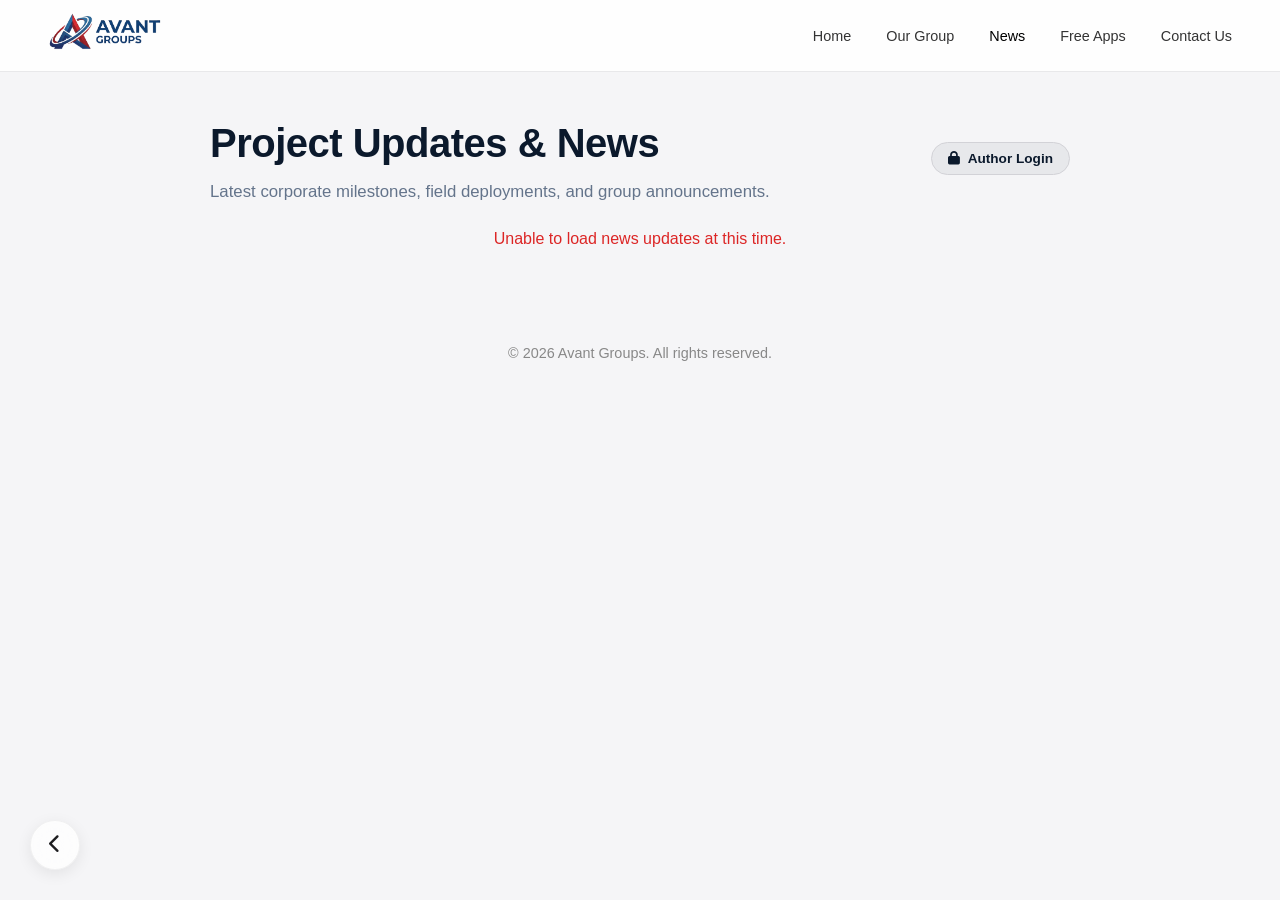
<file: news.html>
<!DOCTYPE html>
<html lang="en">
<head>
    <meta charset="UTF-8">
    <meta name="viewport" content="width=device-width, initial-scale=1.0, maximum-scale=1.0, user-scalable=no">
    <title>News & Updates - Avant Groups</title>
    <link rel="stylesheet" href="styles.css">
    <link rel="stylesheet" href="https://cdnjs.cloudflare.com/ajax/libs/font-awesome/6.4.0/css/all.min.css">
    <style>
        .news-header-section {
            display: flex;
            justify-content: space-between;
            align-items: center;
            max-width: 900px;
            margin: 40px auto 20px auto;
            padding: 0 20px;
        }
        .admin-trigger-btn {
            background: rgba(11, 25, 44, 0.06);
            color: var(--primary-color);
            border: 1px solid #d2d2d7;
            padding: 8px 16px;
            border-radius: 20px;
            font-size: 0.85rem;
            font-weight: 600;
            cursor: pointer;
            transition: all 0.2s ease;
            display: flex;
            align-items: center;
            gap: 8px;
        }
        .admin-trigger-btn:hover {
            background: var(--primary-color);
            color: #ffffff;
            border-color: var(--primary-color);
        }
        .admin-bar {
            display: none;
            max-width: 900px;
            margin: 0 auto 30px auto;
            padding: 18px 24px;
            background: #ffffff;
            border-radius: 16px;
            border: 1px solid #e1e4e8;
            box-shadow: 0 4px 15px rgba(0,0,0,0.04);
            align-items: center;
            justify-content: space-between;
            gap: 15px;
        }
        .admin-bar.active {
            display: flex;
        }
        .admin-action-btn {
            background: #1e8e3e;
            color: #ffffff;
            border: none;
            padding: 10px 20px;
            border-radius: 10px;
            font-weight: 600;
            font-size: 0.9rem;
            cursor: pointer;
            display: flex;
            align-items: center;
            gap: 8px;
        }
        .admin-action-btn:hover {
            background: #166534;
        }
        .admin-logout-btn {
            background: transparent;
            color: #dc2626;
            border: 1px solid #fca5a5;
            padding: 8px 14px;
            border-radius: 10px;
            font-size: 0.85rem;
            font-weight: 600;
            cursor: pointer;
        }
        .admin-logout-btn:hover {
            background: #fee2e2;
        }
        .news-feed-container {
            max-width: 900px;
            margin: 0 auto 60px auto;
            padding: 0 20px;
            display: flex;
            flex-direction: column;
            gap: 20px;
        }
        .news-card {
            background: #ffffff;
            padding: 28px;
            border-radius: 18px;
            box-shadow: 0 4px 16px rgba(0, 0, 0, 0.04);
            border: 1px solid #eaeaea;
            position: relative;
        }
        .news-card.border-telecom { border-left: 6px solid var(--accent-telecom); }
        .news-card.border-it { border-left: 6px solid var(--accent-it); }
        .news-card.border-energy { border-left: 6px solid var(--accent-energy); }
        .news-card.border-agro { border-left: 6px solid var(--accent-agro); }
        .news-card.border-logistics { border-left: 6px solid var(--accent-logistics); }
        
        .news-meta {
            display: flex;
            justify-content: space-between;
            align-items: center;
            margin-bottom: 8px;
        }
        .news-date {
            font-size: 0.85rem;
            color: #64748b;
            font-weight: 600;
        }
        .news-category {
            font-size: 0.75rem;
            font-weight: 700;
            text-transform: uppercase;
            letter-spacing: 0.5px;
            padding: 4px 10px;
            border-radius: 12px;
            background: #f1f5f9;
            color: #334155;
        }
        .news-card h3 {
            color: var(--primary-color);
            margin-bottom: 10px;
            font-size: 1.35rem;
            font-weight: 700;
        }
        .news-card p {
            color: #475569;
            line-height: 1.7;
        }
        .news-delete-btn {
            display: none;
            position: absolute;
            top: 20px;
            right: 20px;
            background: #fee2e2;
            color: #dc2626;
            border: none;
            width: 32px;
            height: 32px;
            border-radius: 50%;
            cursor: pointer;
            align-items: center;
            justify-content: center;
        }
        body.admin-mode .news-delete-btn {
            display: flex;
        }
        
        .modal-overlay {
            display: none;
            position: fixed;
            top: 0; left: 0; width: 100%; height: 100%;
            background: rgba(15, 23, 42, 0.7);
            backdrop-filter: blur(8px);
            -webkit-backdrop-filter: blur(8px);
            z-index: 99999;
            align-items: center;
            justify-content: center;
            padding: 20px;
        }
        .modal-overlay.active {
            display: flex !important;
        }
        .modal-content {
            background: #ffffff;
            width: 100%;
            max-width: 540px;
            border-radius: 24px;
            padding: 35px 30px;
            box-shadow: 0 25px 50px -12px rgba(0, 0, 0, 0.25);
            position: relative;
            max-height: 90vh;
            overflow-y: auto;
            border: 1px solid rgba(226, 232, 240, 0.8);
            animation: modalFadeIn 0.25s ease-out;
        }
        @keyframes modalFadeIn {
            from { transform: scale(0.95) translateY(10px); opacity: 0; }
            to { transform: scale(1) translateY(0); opacity: 1; }
        }
        .modal-close {
            position: absolute;
            top: 18px;
            right: 20px;
            width: 36px;
            height: 36px;
            border-radius: 50%;
            background: #f1f5f9;
            color: #475569;
            display: flex;
            align-items: center;
            justify-content: center;
            font-size: 1.1rem;
            cursor: pointer;
            border: none;
        }
        .modal-close:hover {
            background: #e2e8f0;
            color: #0f172a;
        }
    </style>
</head>
<body>
    <header class="site-header">
        <div class="header-container">
            <div class="logo-container">
                <a href="index.html">
                    <img src="logo.png" alt="Avant Groups Logo">
                </a>
            </div>
            <div class="mobile-menu-toggle" id="mobile-menu">
                <i class="fas fa-bars"></i>
            </div>
            <nav class="main-nav">
                <ul>
                    <li><a href="index.html">Home</a></li>
                    <li><a href="our-group.html">Our Group</a></li>
                    <li><a href="news.html" class="active">News</a></li>
                    <li><a href="free-apps.html">Free Apps</a></li>
                    <li><a href="javascript:void(0)" onclick="openContactModal('')">Contact Us</a></li>
                </ul>
            </nav>
        </div>
    </header>

    <main class="main-content">
        <div class="news-header-section">
            <div>
                <h1 style="font-size: 2.5rem; color: var(--primary-color); font-weight: 800; letter-spacing: -0.5px;">Project Updates & News</h1>
                <p style="color: #64748b; font-size: 1.05rem; margin-top: 4px;">Latest corporate milestones, field deployments, and group announcements.</p>
            </div>
            <button class="admin-trigger-btn" id="loginTriggerBtn" onclick="openLoginModal()">
                <i class="fas fa-lock"></i> Author Login
            </button>
        </div>

        <!-- Admin Control Toolbar -->
        <div class="admin-bar" id="adminBar">
            <div style="display: flex; align-items: center; gap: 10px;">
                <span style="font-size: 0.95rem; font-weight: 700; color: #1e293b;"><i class="fas fa-user-shield" style="color:#0077b6;"></i> Logged in as Admin</span>
            </div>
            <div style="display: flex; align-items: center; gap: 12px;">
                <button class="admin-action-btn" onclick="openAddNewsModal()"><i class="fas fa-plus"></i> Post News</button>
                <button class="admin-logout-btn" onclick="logoutAdmin()">Logout</button>
            </div>
        </div>

        <!-- News Feed Container -->
        <div class="news-feed-container" id="newsFeed">
            <!-- Dynamic Real-Time Updates Render Here -->
        </div>
    </main>

    <footer>
        <p>&copy; 2026 Avant Groups. All rights reserved.</p>
    </footer>

    <a href="javascript:history.back()" class="floating-back-btn" title="Go Back">
        <i class="fas fa-chevron-left"></i>
    </a>

    <!-- Admin Login Modal -->
    <div class="modal-overlay" id="loginModal">
        <div class="modal-content" style="max-width: 420px;">
            <button type="button" class="modal-close" onclick="closeLoginModal()"><i class="fas fa-times"></i></button>
            <div style="text-align: center; margin-bottom: 25px;">
                <div style="width: 56px; height: 56px; background: #e0f2fe; color: #0284c7; border-radius: 50%; display: inline-flex; align-items: center; justify-content: center; font-size: 1.5rem; margin-bottom: 12px;">
                    <i class="fas fa-user-lock"></i>
                </div>
                <h2 style="color: var(--primary-color); font-weight: 800; font-size: 1.6rem; letter-spacing: -0.5px;">Admin Login</h2>
                <p style="color: #64748b; font-size: 0.88rem;">Enter credentials to manage news announcements</p>
            </div>
            <form onsubmit="handleLogin(event)">
                <div style="margin-bottom: 16px;">
                    <label style="display: block; font-size: 0.78rem; font-weight: 700; color: #334155; margin-bottom: 6px;">USER ID</label>
                    <input type="text" id="adminUser" placeholder="Enter User ID" required style="width: 100%; padding: 12px 14px; border-radius: 10px; border: 1px solid #cbd5e1; background: #fafbfc; font-size: 0.95rem;">
                </div>
                <div style="margin-bottom: 20px;">
                    <label style="display: block; font-size: 0.78rem; font-weight: 700; color: #334155; margin-bottom: 6px;">PASSWORD</label>
                    <input type="password" id="adminPass" placeholder="Enter Password" required style="width: 100%; padding: 12px 14px; border-radius: 10px; border: 1px solid #cbd5e1; background: #fafbfc; font-size: 0.95rem;">
                </div>
                <button type="submit" id="loginBtn" style="width: 100%; padding: 13px; background: #0b192c; color: #ffffff; border: none; border-radius: 10px; font-weight: 700; font-size: 0.95rem; cursor: pointer;">SIGN IN</button>
            </form>
        </div>
    </div>

    <!-- Post News Modal -->
    <div class="modal-overlay" id="postNewsModal">
        <div class="modal-content">
            <button type="button" class="modal-close" onclick="closePostNewsModal()"><i class="fas fa-times"></i></button>
            <div style="margin-bottom: 25px;">
                <h2 style="color: var(--primary-color); font-weight: 800; font-size: 1.6rem; letter-spacing: -0.5px;">Post New Update</h2>
                <p style="color: #64748b; font-size: 0.88rem;">Publish a news announcement across all devices</p>
            </div>
            <form onsubmit="handlePostNews(event)">
                <div style="display: flex; gap: 15px; margin-bottom: 16px;">
                    <div style="flex: 1;">
                        <label style="display: block; font-size: 0.78rem; font-weight: 700; color: #334155; margin-bottom: 6px;">SELECT DATE</label>
                        <input type="date" id="newsDate" required style="width: 100%; padding: 11px 12px; border-radius: 10px; border: 1px solid #cbd5e1; background: #fafbfc; font-size: 0.92rem;">
                    </div>
                    <div style="flex: 1;">
                        <label style="display: block; font-size: 0.78rem; font-weight: 700; color: #334155; margin-bottom: 6px;">SECTOR / DIVISION</label>
                        <select id="newsSector" required style="width: 100%; padding: 11px 12px; border-radius: 10px; border: 1px solid #cbd5e1; background: #fafbfc; font-size: 0.92rem;">
                            <option value="telecom">Avant Telecom</option>
                            <option value="it">Avant IT Services</option>
                            <option value="energy">Avant Energy</option>
                            <option value="logistics">Avant Logistics</option>
                            <option value="agro">Avant Agro</option>
                        </select>
                    </div>
                </div>
                <div style="margin-bottom: 16px;">
                    <label style="display: block; font-size: 0.78rem; font-weight: 700; color: #334155; margin-bottom: 6px;">NEWS HEADLINE</label>
                    <input type="text" id="newsTitle" placeholder="e.g. Avant Telecom Expands UBR Network in Northeast" required style="width: 100%; padding: 12px 14px; border-radius: 10px; border: 1px solid #cbd5e1; background: #fafbfc; font-size: 0.95rem;">
                </div>
                <div style="margin-bottom: 20px;">
                    <label style="display: block; font-size: 0.78rem; font-weight: 700; color: #334155; margin-bottom: 6px;">NEWS CONTENT</label>
                    <textarea id="newsContent" rows="4" placeholder="Enter detailed announcement details..." required style="width: 100%; padding: 12px 14px; border-radius: 10px; border: 1px solid #cbd5e1; background: #fafbfc; font-size: 0.95rem;"></textarea>
                </div>
                <button type="submit" id="postBtn" style="width: 100%; padding: 13px; background: #0b192c; color: #ffffff; border: none; border-radius: 10px; font-weight: 700; font-size: 0.95rem; cursor: pointer;">PUBLISH NEWS UPDATE</button>
            </form>
        </div>
    </div>

    <!-- Contact Modal Overlay -->
    <div class="modal-overlay" id="contactModal">
        <div class="modal-content">
            <button type="button" class="modal-close" onclick="closeContactModal()"><i class="fas fa-times"></i></button>
            <div style="text-align: center; margin-bottom: 25px;">
                <h2 style="color: var(--primary-color); font-weight: 800; margin-bottom: 4px; letter-spacing: -0.5px;">Connect With Us</h2>
                <p style="font-size: 0.85rem; letter-spacing: 1.5px; color: #555; font-weight: 700;">AVANT GROUP</p>
            </div>
            <form id="contactForm" onsubmit="submitContactForm(event)">
                <div style="margin-bottom: 18px;">
                    <label style="display:block; font-size: 0.75rem; font-weight: 700; color: #333; margin-bottom: 6px;">SERVICE REQUIRED</label>
                    <select name="service" id="modalServiceSelect" required style="width:100%; padding: 12px 15px; border-radius: 8px; border: 1px solid #e1e4e8; background:#fafbfc; font-size:0.95rem;">
                        <option value="" disabled selected>Select a Service...</option>
                        <option value="Avant Telecom">Avant Telecom</option>
                        <option value="Avant IT Services">Avant IT Services</option>
                        <option value="Avant Logistics">Avant Logistics</option>
                        <option value="Avant Agro">Avant Agro</option>
                        <option value="Avant Energy">Avant Energy</option>
                    </select>
                </div>
                <div style="margin-bottom: 18px;">
                    <label style="display:block; font-size: 0.75rem; font-weight: 700; color: #333; margin-bottom: 6px;">FULL NAME</label>
                    <input type="text" name="name" placeholder="John Doe" required style="width:100%; padding: 12px 15px; border-radius: 8px; border: 1px solid #e1e4e8; background:#fafbfc; font-size:0.95rem;">
                </div>
                <div style="display:flex; gap: 15px; margin-bottom: 18px;">
                    <div style="flex:1;">
                        <label style="display:block; font-size: 0.75rem; font-weight: 700; color: #333; margin-bottom: 6px;">EMAIL</label>
                        <input type="email" name="email" placeholder="john@company.com" pattern="[a-zA-Z0-9._%+\-]+@[a-zA-Z0-9.\-]+\.[a-zA-Z]{2,}$" title="Please enter a valid email address (e.g., name@domain.com)" required style="width:100%; padding: 12px 15px; border-radius: 8px; border: 1px solid #e1e4e8; background:#fafbfc; font-size:0.95rem;">
                    </div>
                    <div style="flex:1;">
                        <label style="display:block; font-size: 0.75rem; font-weight: 700; color: #333; margin-bottom: 6px;">PHONE</label>
                        <div style="display:flex; gap:8px;">
                            <select name="country_code" style="width:130px; flex-shrink:0; padding: 12px 8px; border-radius: 8px; border: 1px solid #e1e4e8; background:#fafbfc; font-size:0.85rem;">
                                <option value="+91" selected>India (+91)</option>
                                <option value="+1">USA (+1)</option>
                                <option value="+44">UK (+44)</option>
                                <option value="+61">Aus (+61)</option>
                            </select>
                            <input type="tel" name="phone" placeholder="9876543210" pattern="[0-9]{7,15}" title="Please enter a valid phone number (digits only)" oninput="this.value = this.value.replace(/[^0-9]/g, '')" required style="flex:1; min-width:0; padding: 12px 12px; border-radius: 8px; border: 1px solid #e1e4e8; background:#fafbfc; font-size:0.95rem;">
                        </div>
                    </div>
                </div>
                <div style="margin-bottom: 18px;">
                    <label style="display:block; font-size: 0.75rem; font-weight: 700; color: #333; margin-bottom: 6px;">MESSAGE</label>
                    <textarea name="message" rows="4" placeholder="How can we help you?" required style="width:100%; padding: 12px 15px; border-radius: 8px; border: 1px solid #e1e4e8; background:#fafbfc; font-size:0.95rem;"></textarea>
                </div>
                <button type="submit" id="submitBtn" class="submit-btn" style="width:100%; padding: 14px; background: #0b192c; color: #fff; border:none; border-radius: 8px; font-weight:700; cursor:pointer;">SEND MESSAGE</button>
            </form>
        </div>
    </div>

    <script>
        // Set your Google Apps Script Web App Deployment URL here:
        const NEWS_API_URL = "https://script.google.com/macros/s/AKfycbyVrF6lsmNTgd38gI_EVQQAmT_P2dMKHu5eZbkqOe2Jb7gj7ZHcRWAHwRBedfka09JkDA/exec";

        function formatDisplayDate(dateStr) {
            if (!dateStr) return "";
            const parts = String(dateStr).split('T')[0].split('-');
            if (parts.length !== 3) return dateStr;
            const d = new Date(parts[0], parts[1] - 1, parts[2]);
            return d.toLocaleDateString('en-US', { year: 'numeric', month: 'long', day: 'numeric' });
        }

        // 1. Fetch Global Live News
        async function loadLiveNews() {
            const container = document.getElementById('newsFeed');
            container.innerHTML = '<div style="text-align: center; color: #64748b; padding: 40px;"><i class="fas fa-spinner fa-spin fa-2x"></i><p style="margin-top: 10px;">Loading latest news...</p></div>';

            try {
                const res = await fetch(NEWS_API_URL);
                const posts = await res.json();
                container.innerHTML = '';

                if (!posts || posts.length === 0) {
                    container.innerHTML = '<p style="text-align: center; color: #64748b;">No updates posted yet.</p>';
                    return;
                }

                posts.forEach(post => {
                    const card = document.createElement('article');
                    card.className = 'news-card border-' + post.sector;
                    card.innerHTML = `
                        <button class="news-delete-btn" onclick="deleteNews('${post.id}')" title="Delete post"><i class="fas fa-trash-alt"></i></button>
                        <div class="news-meta">
                            <span class="news-date">${formatDisplayDate(post.date)}</span>
                            <span class="news-category">${post.sectorLabel}</span>
                        </div>
                        <h3>${post.title}</h3>
                        <p>${post.content}</p>
                    `;
                    container.appendChild(card);
                });
            } catch (err) {
                container.innerHTML = '<p style="text-align: center; color: #dc2626;">Unable to load news updates at this time.</p>';
            }
        }

        // 2. Server-Side Authentication Check
        function checkAuthStatus() {
            const isAuth = sessionStorage.getItem('avant_admin_auth') === 'true';
            const adminBar = document.getElementById('adminBar');
            const triggerBtn = document.getElementById('loginTriggerBtn');

            if (isAuth) {
                document.body.classList.add('admin-mode');
                adminBar.classList.add('active');
                triggerBtn.style.display = 'none';
            } else {
                document.body.classList.remove('admin-mode');
                adminBar.classList.remove('active');
                triggerBtn.style.display = 'flex';
            }
        }

        async function handleLogin(e) {
            e.preventDefault();
            const user = document.getElementById('adminUser').value.trim();
            const pass = document.getElementById('adminPass').value;
            const btn = document.getElementById('loginBtn');
            btn.textContent = "VERIFYING...";
            btn.disabled = true;

            try {
                const res = await fetch(NEWS_API_URL, {
                    method: "POST",
                    body: JSON.stringify({ action: "login", user: user, pass: pass })
                });
                const result = await res.json();

                if (result.status === "success") {
                    sessionStorage.setItem('avant_admin_auth', 'true');
                    sessionStorage.setItem('avant_admin_token', pass);
                    closeLoginModal();
                    checkAuthStatus();
                    loadLiveNews();
                    alert('Authentication successful. Admin mode activated.');
                } else {
                    alert('Invalid User ID or Password.');
                }
            } catch (err) {
                alert('Login failed. Please verify your connection.');
            } finally {
                btn.textContent = "SIGN IN";
                btn.disabled = false;
            }
        }

        function logoutAdmin() {
            sessionStorage.removeItem('avant_admin_auth');
            sessionStorage.removeItem('avant_admin_token');
            checkAuthStatus();
            loadLiveNews();
        }

        // 3. Post News Directly to Cloud
        async function handlePostNews(e) {
            e.preventDefault();
            const btn = document.getElementById('postBtn');
            btn.textContent = "PUBLISHING...";
            btn.disabled = true;

            const payload = {
                action: "addNews",
                pass: sessionStorage.getItem('avant_admin_token'),
                date: document.getElementById('newsDate').value,
                sector: document.getElementById('newsSector').value,
                sectorLabel: document.getElementById('newsSector').options[document.getElementById('newsSector').selectedIndex].text,
                title: document.getElementById('newsTitle').value.trim(),
                content: document.getElementById('newsContent').value.trim()
            };

            try {
                const res = await fetch(NEWS_API_URL, {
                    method: "POST",
                    body: JSON.stringify(payload)
                });
                const result = await res.json();

                if (result.status === "success") {
                    alert('News announcement published globally!');
                    closePostNewsModal();
                    e.target.reset();
                    loadLiveNews();
                } else {
                    alert('Failed to publish. Session may be invalid.');
                }
            } catch (err) {
                alert('Failed to connect to news database.');
            } finally {
                btn.textContent = "PUBLISH NEWS UPDATE";
                btn.disabled = false;
            }
        }

        // 4. Global Deletion
        async function deleteNews(id) {
            if (!confirm('Are you sure you want to remove this news update from all devices?')) return;

            try {
                const res = await fetch(NEWS_API_URL, {
                    method: "POST",
                    body: JSON.stringify({
                        action: "deleteNews",
                        pass: sessionStorage.getItem('avant_admin_token'),
                        id: id
                    })
                });
                const result = await res.json();
                if (result.status === "success") {
                    loadLiveNews();
                } else {
                    alert('Failed to delete update.');
                }
            } catch (err) {
                alert('Error deleting post.');
            }
        }

        // Modal Controls
        function openLoginModal() {
            document.getElementById('loginModal').classList.add('active');
            document.body.style.overflow = 'hidden';
        }
        function closeLoginModal() {
            document.getElementById('loginModal').classList.remove('active');
            document.body.style.overflow = 'auto';
        }

        function openAddNewsModal() {
            const today = new Date().toISOString().split('T')[0];
            const datePicker = document.getElementById('newsDate');
            if (datePicker) datePicker.value = today;
            document.getElementById('postNewsModal').classList.add('active');
            document.body.style.overflow = 'hidden';
        }
        function closePostNewsModal() {
            document.getElementById('postNewsModal').classList.remove('active');
            document.body.style.overflow = 'auto';
        }

        function openContactModal(serviceName) {
            const modal = document.getElementById('contactModal');
            if (modal) {
                modal.classList.add('active');
                document.body.style.overflow = 'hidden';
            }
            const select = document.getElementById('modalServiceSelect');
            if (select) {
                select.value = serviceName ? serviceName : '';
            }
        }
        function closeContactModal() {
            const modal = document.getElementById('contactModal');
            if (modal) {
                modal.classList.remove('active');
                document.body.style.overflow = 'auto';
            }
        }

        window.addEventListener('click', function(event) {
            ['loginModal', 'postNewsModal', 'contactModal'].forEach(id => {
                const m = document.getElementById(id);
                if (event.target === m) {
                    m.classList.remove('active');
                    document.body.style.overflow = 'auto';
                }
            });
        });

        // Mobile Nav Toggle
        const mobileBtn = document.getElementById('mobile-menu');
        if (mobileBtn) {
            mobileBtn.addEventListener('click', function() {
                const nav = document.querySelector('.main-nav');
                if (nav) {
                    nav.classList.toggle('active');
                    const icon = this.querySelector('i');
                    if (nav.classList.contains('active')) {
                        icon.classList.remove('fa-bars');
                        icon.classList.add('fa-times');
                        document.body.style.overflow = 'hidden';
                    } else {
                        icon.classList.remove('fa-times');
                        icon.classList.add('fa-bars');
                        document.body.style.overflow = 'auto';
                    }
                }
            });
        }

        function submitContactForm(e) {
            e.preventDefault();
            const form = document.getElementById('contactForm');
            const submitBtn = document.getElementById('submitBtn');
            submitBtn.disabled = true;
            submitBtn.textContent = 'SENDING...';

            const scriptURL = 'https://script.google.com/macros/s/AKfycbxO5bFjlRamGT6pGc4AnDP80mBiB0oZgtDR2aDcbFcRZERsg8mZsuMfuqHLS9YZK14BIg/exec';
            const formData = new FormData(form);

            fetch(scriptURL, { method: 'POST', body: formData })
                .then(function() {
                    alert('Thank you! Your message has been sent successfully.');
                    form.reset();
                    submitBtn.disabled = false;
                    submitBtn.textContent = 'SEND MESSAGE';
                    closeContactModal();
                })
                .catch(function() {
                    alert('Submitted! (Please verify connection).');
                    submitBtn.disabled = false;
                    submitBtn.textContent = 'SEND MESSAGE';
                    closeContactModal();
                });
        }

        document.addEventListener('DOMContentLoaded', function() {
            checkAuthStatus();
            loadLiveNews();
        });
    </script>
</body>
</html>
</file>
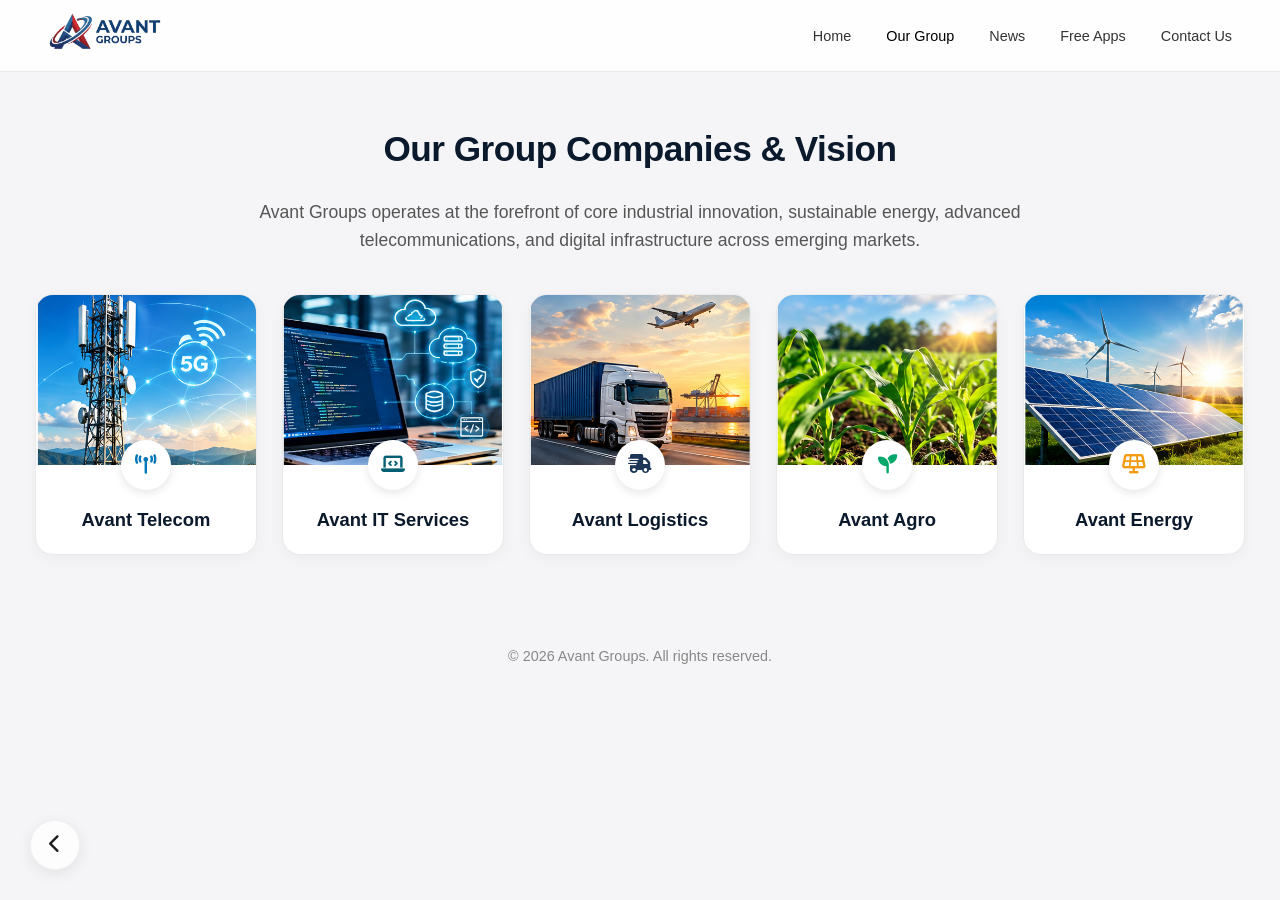
<file: our-group.html>
<!DOCTYPE html>
<html lang="en">
<head>
    <meta charset="UTF-8">
    <meta name="viewport" content="width=device-width, initial-scale=1.0, maximum-scale=1.0, user-scalable=no">
    <title>Our Group - Avant Groups</title>
    <link rel="stylesheet" href="styles.css">
    <link rel="stylesheet" href="https://cdnjs.cloudflare.com/ajax/libs/font-awesome/6.4.0/css/all.min.css">
</head>
<body>
    <header class="site-header">
        <div class="header-container">
            <div class="logo-container">
                <a href="index.html">
                    <img src="logo.png" alt="Avant Groups Logo">
                </a>
            </div>
            <!-- Mobile toggle button -->
            <div class="mobile-menu-toggle" id="mobile-menu">
                <i class="fas fa-bars"></i>
            </div>
            <nav class="main-nav">
                <ul>
                    <li><a href="index.html">Home</a></li>
                    <li><a href="our-group.html" class="active">Our Group</a></li>
                    <li><a href="news.html">News</a></li>
                    <li><a href="free-apps.html">Free Apps</a></li>
                    <li><a href="#" onclick="openContactModal('')">Contact Us</a></li>
                </ul>
            </nav>
        </div>
    </header>
    <main class="main-content">
        <section class="services-section">
            <h2>Our Group Companies & Vision</h2>
            <p class="section-intro">Avant Groups operates at the forefront of core industrial innovation, sustainable energy, advanced telecommunications, and digital infrastructure across emerging markets.</p>
            <div class="services-grid">
                <a href="telecom.html" style="text-decoration: none; color: inherit;">
                    <div class="service-card telecom-card">
                        <div class="service-img">
                            <img src="photo/telecom_image.png" alt="Avant Telecom">
                        </div>
                        <div class="service-icon"><i class="fas fa-broadcast-tower"></i></div>
                        <h3>Avant Telecom</h3>
                    </div>
                </a>
                <a href="it-services.html" style="text-decoration: none; color: inherit;">
                    <div class="service-card it-card">
                        <div class="service-img">
                            <img src="photo/it_image.png" alt="Avant IT Services">
                        </div>
                        <div class="service-icon"><i class="fas fa-laptop-code"></i></div>
                        <h3>Avant IT Services</h3>
                    </div>
                </a>
                <a href="logistics.html" style="text-decoration: none; color: inherit;">
                    <div class="service-card logistics-card">
                        <div class="service-img">
                            <img src="photo/logistics_image.png" alt="Avant Logistics">
                        </div>
                        <div class="service-icon"><i class="fas fa-shipping-fast"></i></div>
                        <h3>Avant Logistics</h3>
                    </div>
                </a>
                <a href="agro.html" style="text-decoration: none; color: inherit;">
                    <div class="service-card agro-card">
                        <div class="service-img">
                            <img src="photo/agro_image.png" alt="Avant Agro">
                        </div>
                        <div class="service-icon"><i class="fas fa-seedling"></i></div>
                        <h3>Avant Agro</h3>
                    </div>
                </a>
                <a href="energy.html" style="text-decoration: none; color: inherit;">
                    <div class="service-card energy-card">
                        <div class="service-img">
                            <img src="photo/energy_image.png" alt="Avant Energy">
                        </div>
                        <div class="service-icon"><i class="fas fa-solar-panel"></i></div>
                        <h3>Avant Energy</h3>
                    </div>
                </a>
            </div>
        </section>
    </main>
    <footer>
        <p>&copy; 2026 Avant Groups. All rights reserved.</p>
    </footer>

    <!-- Floating Back Button -->
    <a href="javascript:history.back()" class="floating-back-btn" title="Go Back">
        <i class="fas fa-chevron-left"></i>
    </a>

    
    <!-- Contact Modal Overlay -->
    <div class="modal-overlay" id="contactModal">
        <div class="modal-content">
            <span class="modal-close" onclick="closeContactModal()"><i class="fas fa-times"></i></span>
            <div class="form-header">
                <h2 style="color: var(--primary-color); font-weight: 800; margin-bottom: 4px; letter-spacing: -0.5px;">Connect With Us</h2>
                <p style="font-size: 0.85rem; letter-spacing: 1.5px; color: #555; font-weight: 700;">AVANT GROUP</p>
            </div>
            <form id="contactForm" onsubmit="submitContactForm(event)">
                <div class="form-group">
                    <label>SERVICE REQUIRED</label>
                    <select name="service" id="modalServiceSelect" required>
                        <option value="" disabled selected>Select a Service...</option>
                        <option value="Avant Telecom">Avant Telecom</option>
                        <option value="Avant IT Services">Avant IT Services</option>
                        <option value="Avant Logistics">Avant Logistics</option>
                        <option value="Avant Agro">Avant Agro</option>
                        <option value="Avant Energy">Avant Energy</option>
                    </select>
                </div>
                <div class="form-group">
                    <label>FULL NAME</label>
                    <input type="text" name="name" placeholder="John Doe" required>
                </div>
                <div class="form-row">
                    <div class="form-group half">
                        <label>EMAIL</label>
                        <input type="email" name="email" placeholder="john@company.com" pattern="[a-zA-Z0-9._%+\-]+@[a-zA-Z0-9.\-]+\.[a-zA-Z]{2,}$" title="Please enter a valid email address (e.g., name@domain.com)" required>
                    </div>
                    <div class="form-group half">
                        <label>PHONE</label>
                        <div class="phone-input-group">
                            <select name="country_code" style="width: 130px; flex-shrink: 0; padding: 12px 8px; border-radius: 8px; border: 1px solid #e1e4e8; background: #fafbfc; font-size: 0.85rem;">
                                <option value="+91" selected>India (+91)</option>
                                <option value="+1">USA (+1)</option>
                                <option value="+44">UK (+44)</option>
                                <option value="+61">Aus (+61)</option>
                            </select>
                            <input type="tel" name="phone" placeholder="9876543210" pattern="[0-9]{7,15}" title="Please enter a valid phone number (digits only)" oninput="this.value = this.value.replace(/[^0-9]/g, '')" required style="flex: 1; min-width: 0; padding: 12px; border-radius: 8px; border: 1px solid #e1e4e8; background: #fafbfc; font-size: 0.95rem;">
                        </div>
                    </div>
                </div>
                <div class="form-group">
                    <label>MESSAGE</label>
                    <textarea name="message" rows="4" placeholder="How can we help you?" required></textarea>
                </div>
                <button type="submit" id="submitBtn" class="submit-btn">SEND MESSAGE</button>
            </form>
        </div>
    </div>

        <script>
        // Apple-style Smooth Mobile Navigation Toggle
        const mobileMenuBtn = document.getElementById('mobile-menu');
        const mainNav = document.querySelector('.main-nav');

        if (mobileMenuBtn) {
            mobileMenuBtn.addEventListener('click', function() {
                mainNav.classList.toggle('active');
                const icon = this.querySelector('i');
                if(mainNav.classList.contains('active')) {
                    icon.classList.remove('fa-bars');
                    icon.classList.add('fa-times');
                    document.body.style.overflow = 'hidden'; // Prevent background scrolling
                } else {
                    icon.classList.remove('fa-times');
                    icon.classList.add('fa-bars');
                    document.body.style.overflow = 'auto'; // Restore scrolling
                }
            });
        }

        // Modal Logic
        function openContactModal(e, serviceName = '') {
            if(e) e.preventDefault();
            const modal = document.getElementById('contactModal');
            modal.classList.add('active');
            document.body.style.overflow = 'hidden'; // prevent bg scroll
            
            if(serviceName) {
                const select = document.getElementById('modalServiceSelect');
                if(select) select.value = serviceName;
            }
            
            // If mobile menu is open, close it
            if(mainNav && mainNav.classList.contains('active')) {
                mainNav.classList.remove('active');
                const icon = document.getElementById('mobile-menu').querySelector('i');
                icon.classList.remove('fa-times');
                icon.classList.add('fa-bars');
            }
        }

        function closeContactModal() {
            const modal = document.getElementById('contactModal');
            modal.classList.remove('active');
            document.body.style.overflow = 'auto'; // restore bg scroll
        }

        // Close modal when clicking outside of the box
        window.onclick = function(event) {
            const modal = document.getElementById('contactModal');
            if (event.target == modal) {
                closeContactModal();
            }
        }

        // Contact Form Submit Logic
        function submitContactForm(e) {
            e.preventDefault();
            const form = document.getElementById('contactForm');
            const submitBtn = document.getElementById('submitBtn');
            submitBtn.disabled = true;
            submitBtn.textContent = 'SENDING...';

            const scriptURL = 'YOUR_GOOGLE_APPS_SCRIPT_WEB_APP_URL_HERE';
            const formData = new FormData(form);

            fetch(scriptURL, { method: 'POST', body: formData })
                .then(response => {
                    alert('Thank you! Your message has been sent successfully to info@avantgroups.in');
                    form.reset();
                    submitBtn.disabled = false;
                    submitBtn.textContent = 'SEND MESSAGE';
                    closeContactModal();
                })
                .catch(error => {
                    console.error('Error!', error.message);
                    alert('Submission failed. Please check your Google Apps Script Web App URL.');
                    submitBtn.disabled = false;
                    submitBtn.textContent = 'SEND MESSAGE';
                });
        }
    </script>
    
</body>
</html>
</file>
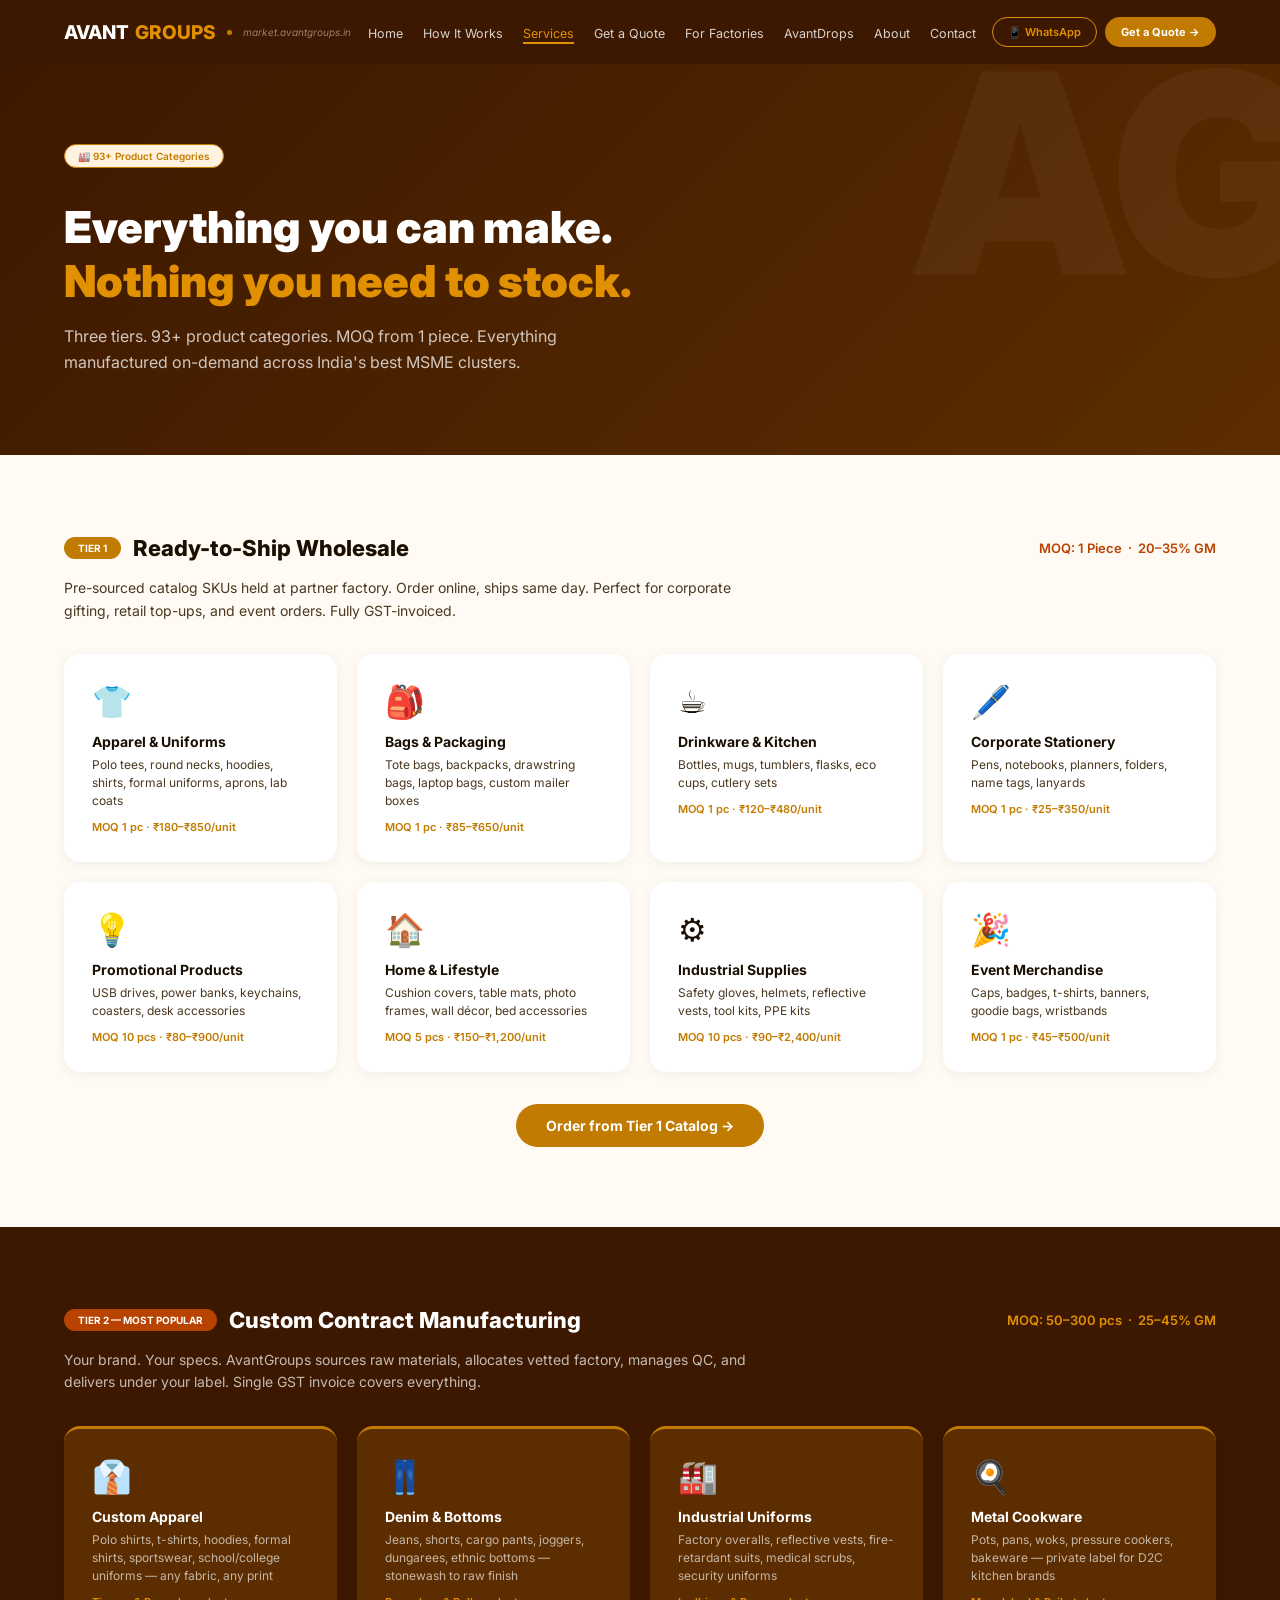
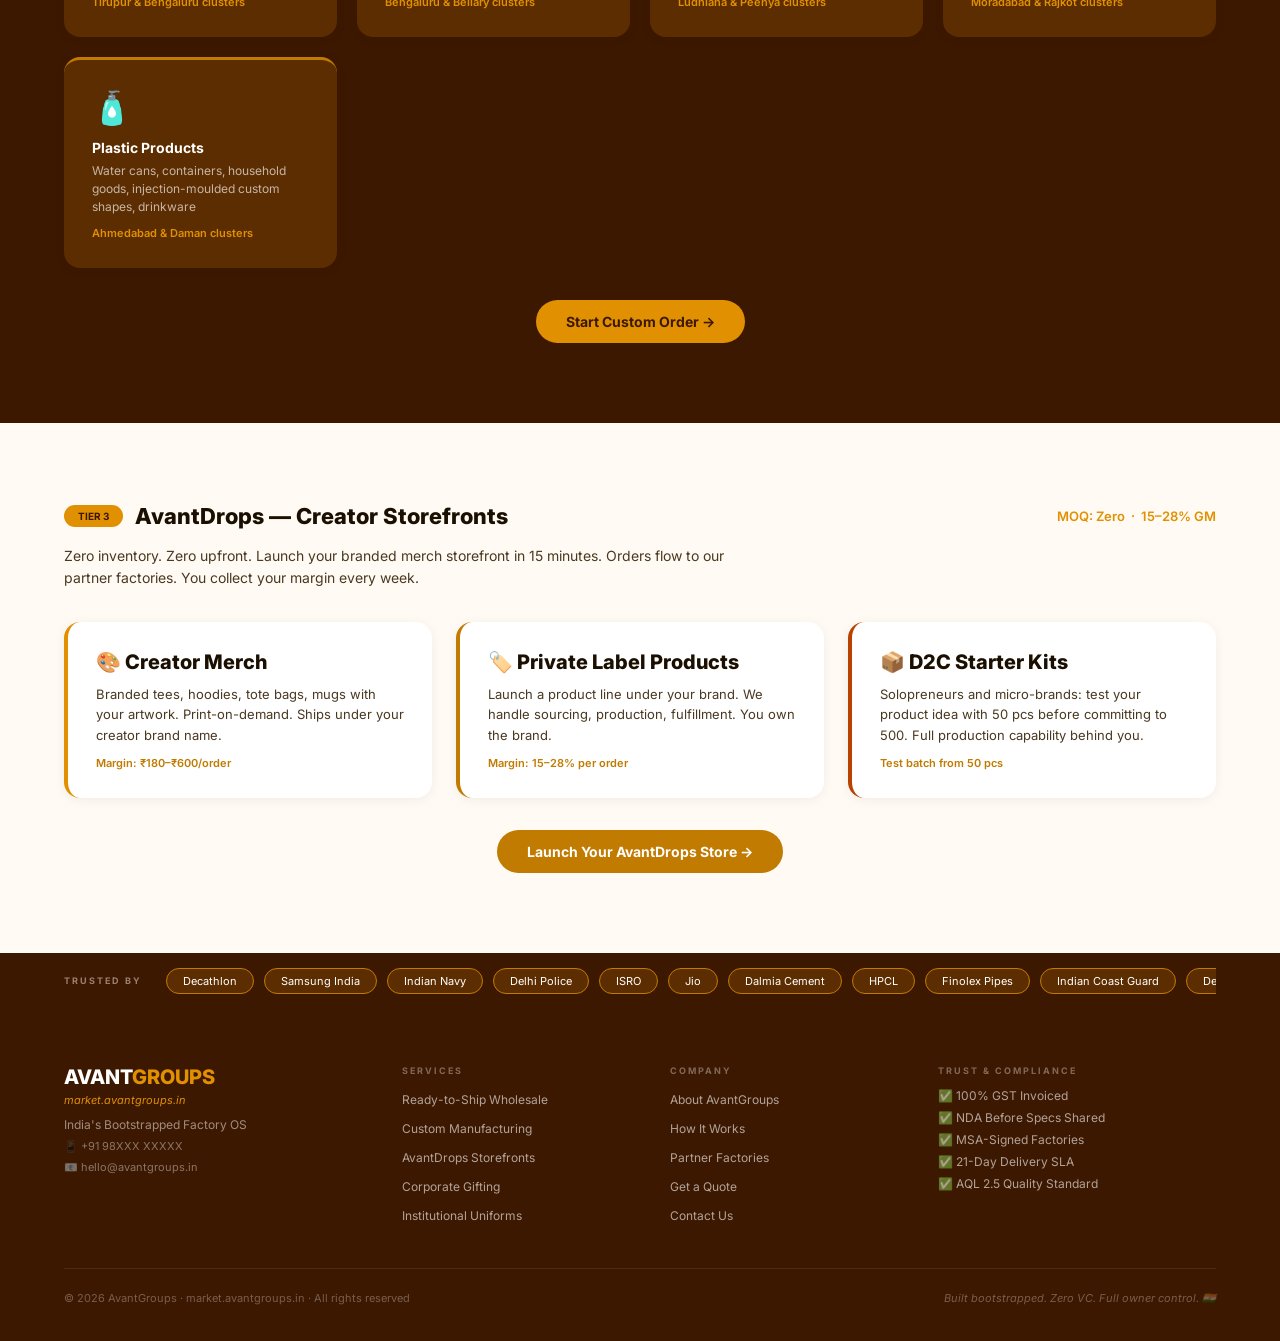
<file: services.html>
<!DOCTYPE html>
<html lang="en">
<head>
<meta charset="UTF-8"><meta name="viewport" content="width=device-width,initial-scale=1.0">
<title>Services — AvantGroups</title>
<link rel="preconnect" href="https://fonts.googleapis.com">
<link href="https://fonts.googleapis.com/css2?family=Inter:wght@400;500;600;700;800;900&display=swap" rel="stylesheet">
<style>
*{margin:0;padding:0;box-sizing:border-box;}
html{scroll-behavior:smooth;}
body{font-family:'Inter',system-ui,sans-serif;background:#FFFBF4;color:#1A0F00;}
:root{
  --am:#C17B00;--dk:#3D1800;--go:#E09000;--cr:#FFF3E0;
  --cv:#FFFBF4;--td:#1A0F00;--tb:#4A3820;--tm:#9A8070;
  --ac:#B84200;--gr:#1B6B3A;--wh:#fff;--ru:#D4A850;--md:#5C2D00;
}
/* ── NAV ── */
nav{position:sticky;top:0;z-index:999;background:var(--dk);
    height:64px;display:flex;align-items:center;justify-content:space-between;
    padding:0 5%;transition:box-shadow .3s;}
nav.sc{box-shadow:0 4px 24px rgba(0,0,0,.55);}
.nl{display:flex;align-items:center;gap:6px;text-decoration:none;}
.nl .av{font-size:19px;font-weight:800;color:#fff;}
.nl .gr2{font-size:19px;font-weight:800;color:var(--go);}
.nl .dot{width:5px;height:5px;background:var(--am);border-radius:50%;margin:0 5px;}
.nl .ur{font-size:10px;color:var(--tm);font-style:italic;}
.nli{display:flex;gap:20px;list-style:none;}
.nli a{color:rgba(255,255,255,.8);font-size:12.5px;text-decoration:none;transition:.2s;}
.nli a:hover,.nli a.act{color:var(--go);}
.nli a.act{border-bottom:2px solid var(--go);padding-bottom:1px;}
.na{display:flex;gap:8px;}
.bwa{border:1px solid var(--go);color:var(--go);background:transparent;border-radius:50px;
     padding:7px 15px;font-size:11px;font-weight:600;cursor:pointer;transition:.3s;font-family:inherit;}
.bwa:hover{background:var(--go);color:var(--dk);}
.bq{background:var(--am);color:#fff;border:none;border-radius:50px;
    padding:8px 16px;font-size:11px;font-weight:700;cursor:pointer;transition:.3s;font-family:inherit;}
.bq:hover{background:var(--go);}
.hm{display:none;font-size:22px;color:var(--go);cursor:pointer;background:none;border:none;}
.mm{display:none;position:fixed;top:64px;left:0;right:0;background:var(--dk);
    padding:20px 5%;flex-direction:column;gap:12px;z-index:998;
    border-top:1px solid rgba(255,255,255,.1);}
.mm a{color:rgba(255,255,255,.85);text-decoration:none;font-size:14px;
      padding:8px 0;border-bottom:1px solid rgba(255,255,255,.07);}
.mm.op{display:flex;}
/* ── SHARED LAYOUT ── */
.sec{padding:80px 5%;}
.ey{display:flex;align-items:center;gap:10px;margin-bottom:14px;}
.el{width:22px;height:3px;background:var(--am);border-radius:2px;}
.et{font-size:10px;font-weight:700;color:var(--am);letter-spacing:3px;text-transform:uppercase;}
.h2{font-size:36px;font-weight:800;line-height:1.1;}
.sub{font-size:15px;color:var(--tm);margin-top:10px;max-width:640px;line-height:1.6;}
/* ── CARDS ── */
.card{background:#fff;border-radius:16px;padding:28px;
      box-shadow:0 2px 12px rgba(0,0,0,.06);transition:transform .3s,box-shadow .3s;}
.card:hover{transform:translateY(-4px);box-shadow:0 8px 28px rgba(0,0,0,.11);}
/* ── BTNS ── */
.btn-am{background:var(--am);color:#fff;border:none;border-radius:50px;
        padding:13px 30px;font-size:14px;font-weight:700;cursor:pointer;transition:.3s;font-family:inherit;}
.btn-am:hover{background:var(--go);transform:translateY(-2px);}
.btn-wa2{background:#25D366;color:#fff;border:none;border-radius:50px;
         padding:13px 30px;font-size:14px;font-weight:700;cursor:pointer;transition:.3s;font-family:inherit;}
.btn-wa2:hover{opacity:.9;}
.btn-out{border:2px solid var(--am);color:var(--am);background:transparent;border-radius:50px;
         padding:11px 28px;font-size:14px;font-weight:700;cursor:pointer;transition:.3s;font-family:inherit;}
.btn-out:hover{background:var(--am);color:#fff;}
/* ── TRUST BAR ── */
.tbar{background:var(--dk);padding:15px 5%;display:flex;align-items:center;gap:24px;overflow:hidden;}
.tlbl{font-size:9px;font-weight:700;letter-spacing:2px;color:var(--tm);flex-shrink:0;white-space:nowrap;}
.mwrap{overflow:hidden;flex:1;}
.minn{display:flex;gap:10px;animation:mq 22s linear infinite;width:max-content;}
.mwrap:hover .minn{animation-play-state:paused;}
@keyframes mq{from{transform:translateX(0)}to{transform:translateX(-50%)}}
.cpill{background:var(--md);border:1px solid var(--am);color:#fff;
       border-radius:50px;padding:5px 16px;font-size:11px;white-space:nowrap;}
/* ── FOOTER ── */
footer{background:var(--dk);padding:56px 5% 36px;}
.fg{display:grid;grid-template-columns:1.3fr 1fr 1fr 1.2fr;gap:36px;}
.fb2{font-size:20px;font-weight:800;}
.fb2 .av{color:#fff;}.fb2 .gr2{color:var(--go);}
.furl{color:var(--go);font-style:italic;font-size:11px;margin-top:4px;}
.ftag{color:rgba(255,255,255,.5);font-size:12px;margin-top:10px;}
.fc2{color:rgba(255,255,255,.4);font-size:11px;margin-top:7px;}
.fh{font-size:9px;font-weight:700;letter-spacing:2px;color:rgba(255,255,255,.35);
    text-transform:uppercase;margin-bottom:12px;}
.flinks{list-style:none;display:flex;flex-direction:column;gap:9px;}
.flinks a{color:rgba(255,255,255,.6);font-size:12px;text-decoration:none;transition:.2s;}
.flinks a:hover{color:var(--go);}
.fti{color:rgba(255,255,255,.6);font-size:12px;margin-bottom:7px;}
.fbot{border-top:1px solid rgba(255,255,255,.08);margin-top:44px;padding-top:22px;
      display:flex;justify-content:space-between;flex-wrap:wrap;gap:6px;}
.fcop{color:rgba(255,255,255,.3);font-size:11px;}
/* ── PAGE HERO BANDS ── */
.hero-band{background:linear-gradient(135deg,var(--dk),var(--md));
           padding:80px 5%;color:#fff;position:relative;overflow:hidden;}
.hero-band::after{content:'AG';position:absolute;font-size:280px;font-weight:900;
                  color:rgba(255,255,255,.04);right:-40px;top:-30px;pointer-events:none;
                  line-height:1;user-select:none;}
/* ── GRID HELPERS ── */
.g2{display:grid;grid-template-columns:1fr 1fr;gap:24px;}
.g3{display:grid;grid-template-columns:repeat(3,1fr);gap:24px;}
.g4{display:grid;grid-template-columns:repeat(4,1fr);gap:20px;}
.g6{display:grid;grid-template-columns:repeat(3,1fr);gap:24px;}
/* ── TAG ── */
.tag-g{display:inline-block;background:#E8F5E9;color:var(--gr);border-radius:50px;
       padding:4px 12px;font-size:10px;font-weight:700;margin-top:10px;}
.tag-am{display:inline-block;background:var(--cr);color:var(--am);border-radius:50px;
        padding:4px 12px;font-size:10px;font-weight:700;}
.badge{display:inline-flex;align-items:center;border:1px solid var(--am);color:var(--am);
       background:var(--cr);border-radius:50px;padding:5px 13px;font-size:10px;
       font-weight:600;margin-bottom:24px;width:fit-content;}
/* ── STEP CIRCLES ── */
.snum{width:40px;height:40px;border-radius:50%;display:flex;align-items:center;
      justify-content:center;font-size:16px;font-weight:800;color:#fff;flex-shrink:0;}
/* ── SCROLL REVEAL ── */
.rev{opacity:0;transform:translateY(22px);transition:all .5s ease;}
.rev.in{opacity:1;transform:translateY(0);}
/* ── FORM ── */
.form-group{display:flex;flex-direction:column;gap:6px;margin-bottom:18px;}
.form-group label{font-size:12px;font-weight:700;color:var(--tb);letter-spacing:.3px;}
.form-group input,.form-group select,.form-group textarea{
  background:#fff;border:1.5px solid #E0D0C0;border-radius:10px;
  padding:12px 16px;font-size:14px;font-family:inherit;color:var(--td);
  outline:none;transition:.3s;width:100%;}
.form-group input:focus,.form-group select:focus,.form-group textarea:focus{
  border-color:var(--am);box-shadow:0 0 0 3px rgba(193,123,0,.12);}
/* ── RESPONSIVE ── */
@media(max-width:900px){
  .g4{grid-template-columns:1fr 1fr;}
  .g3{grid-template-columns:1fr 1fr;}
}
@media(max-width:640px){
  nav{padding:0 4%;}.nli,.na{display:none;}.hm{display:block;}
  .sec{padding:52px 4%;}.h2{font-size:26px;}
  .g2,.g3,.g4,.g6{grid-template-columns:1fr;}
  footer{padding:40px 4% 28px;}.fg{grid-template-columns:1fr 1fr;gap:24px;}
  .tbar{padding:13px 4%;}
  .hero-band{padding:60px 4%;}
}
</style>
</head>
<body>
<nav>
  <a class="nl" href="index.html">
    <span class="av">AVANT</span><span class="gr2">GROUPS</span>
    <span class="dot"></span><span class="ur">market.avantgroups.in</span>
  </a>
  <ul class="nli"><li><a href="index.html">Home</a></li><li><a href="how-it-works.html">How It Works</a></li><li><a href="services.html" class="act">Services</a></li><li><a href="get-quote.html">Get a Quote</a></li><li><a href="factories.html">For Factories</a></li><li><a href="avantdrops.html">AvantDrops</a></li><li><a href="about.html">About</a></li><li><a href="contact.html">Contact</a></li></ul>
  <div class="na">
    <button class="bwa" onclick="window.open('https://wa.me/919800000000','_blank')">📱 WhatsApp</button>
    <button class="bq" onclick="location.href='get-quote.html'">Get a Quote →</button>
  </div>
  <button class="hm" onclick="tm()">☰</button>
</nav>
<div class="mm" id="mob">
  <a href="index.html">Home</a><a href="how-it-works.html">How It Works</a>
  <a href="services.html">Services</a><a href="get-quote.html">Get a Quote</a>
  <a href="factories.html">For Factories</a><a href="avantdrops.html">AvantDrops</a>
  <a href="about.html">About</a><a href="contact.html">Contact</a>
</div>

<div class="hero-band">
  <div class="badge">🏭 93+ Product Categories</div>
  <h1 style="font-size:44px;font-weight:900;margin-top:8px;">Everything you can make.<br><span style="color:var(--go);">Nothing you need to stock.</span></h1>
  <p style="font-size:16px;color:rgba(255,255,255,.75);margin-top:16px;max-width:580px;line-height:1.6;">Three tiers. 93+ product categories. MOQ from 1 piece. Everything manufactured on-demand across India's best MSME clusters.</p>
</div>

<!-- TIER 1 -->
<section class="sec" style="background:var(--cv);">
  <div style="display:flex;align-items:center;gap:12px;margin-bottom:16px;">
    <span style="background:var(--am);color:#fff;border-radius:50px;font-size:10px;font-weight:700;padding:5px 14px;">TIER 1</span>
    <span style="font-size:22px;font-weight:800;color:var(--td);">Ready-to-Ship Wholesale</span>
    <span style="font-size:13px;font-weight:600;color:var(--ac);margin-left:auto;">MOQ: 1 Piece &nbsp;·&nbsp; 20–35% GM</span>
  </div>
  <p style="font-size:14px;color:var(--tb);line-height:1.6;max-width:700px;margin-bottom:32px;">Pre-sourced catalog SKUs held at partner factory. Order online, ships same day. Perfect for corporate gifting, retail top-ups, and event orders. Fully GST-invoiced.</p>
  <div class="g4">
<div class="card rev">
      <div style="font-size:32px;">👕</div>
      <div style="font-size:14px;font-weight:700;color:var(--td);margin-top:12px;">Apparel & Uniforms</div>
      <div style="font-size:12px;color:var(--tb);margin-top:6px;line-height:1.5;">Polo tees, round necks, hoodies, shirts, formal uniforms, aprons, lab coats</div>
      <div style="font-size:11px;color:var(--am);font-weight:600;margin-top:10px;">MOQ 1 pc · ₹180–₹850/unit</div>
    </div><div class="card rev">
      <div style="font-size:32px;">🎒</div>
      <div style="font-size:14px;font-weight:700;color:var(--td);margin-top:12px;">Bags & Packaging</div>
      <div style="font-size:12px;color:var(--tb);margin-top:6px;line-height:1.5;">Tote bags, backpacks, drawstring bags, laptop bags, custom mailer boxes</div>
      <div style="font-size:11px;color:var(--am);font-weight:600;margin-top:10px;">MOQ 1 pc · ₹85–₹650/unit</div>
    </div><div class="card rev">
      <div style="font-size:32px;">☕</div>
      <div style="font-size:14px;font-weight:700;color:var(--td);margin-top:12px;">Drinkware & Kitchen</div>
      <div style="font-size:12px;color:var(--tb);margin-top:6px;line-height:1.5;">Bottles, mugs, tumblers, flasks, eco cups, cutlery sets</div>
      <div style="font-size:11px;color:var(--am);font-weight:600;margin-top:10px;">MOQ 1 pc · ₹120–₹480/unit</div>
    </div><div class="card rev">
      <div style="font-size:32px;">🖊️</div>
      <div style="font-size:14px;font-weight:700;color:var(--td);margin-top:12px;">Corporate Stationery</div>
      <div style="font-size:12px;color:var(--tb);margin-top:6px;line-height:1.5;">Pens, notebooks, planners, folders, name tags, lanyards</div>
      <div style="font-size:11px;color:var(--am);font-weight:600;margin-top:10px;">MOQ 1 pc · ₹25–₹350/unit</div>
    </div><div class="card rev">
      <div style="font-size:32px;">💡</div>
      <div style="font-size:14px;font-weight:700;color:var(--td);margin-top:12px;">Promotional Products</div>
      <div style="font-size:12px;color:var(--tb);margin-top:6px;line-height:1.5;">USB drives, power banks, keychains, coasters, desk accessories</div>
      <div style="font-size:11px;color:var(--am);font-weight:600;margin-top:10px;">MOQ 10 pcs · ₹80–₹900/unit</div>
    </div><div class="card rev">
      <div style="font-size:32px;">🏠</div>
      <div style="font-size:14px;font-weight:700;color:var(--td);margin-top:12px;">Home & Lifestyle</div>
      <div style="font-size:12px;color:var(--tb);margin-top:6px;line-height:1.5;">Cushion covers, table mats, photo frames, wall décor, bed accessories</div>
      <div style="font-size:11px;color:var(--am);font-weight:600;margin-top:10px;">MOQ 5 pcs · ₹150–₹1,200/unit</div>
    </div><div class="card rev">
      <div style="font-size:32px;">⚙️</div>
      <div style="font-size:14px;font-weight:700;color:var(--td);margin-top:12px;">Industrial Supplies</div>
      <div style="font-size:12px;color:var(--tb);margin-top:6px;line-height:1.5;">Safety gloves, helmets, reflective vests, tool kits, PPE kits</div>
      <div style="font-size:11px;color:var(--am);font-weight:600;margin-top:10px;">MOQ 10 pcs · ₹90–₹2,400/unit</div>
    </div><div class="card rev">
      <div style="font-size:32px;">🎉</div>
      <div style="font-size:14px;font-weight:700;color:var(--td);margin-top:12px;">Event Merchandise</div>
      <div style="font-size:12px;color:var(--tb);margin-top:6px;line-height:1.5;">Caps, badges, t-shirts, banners, goodie bags, wristbands</div>
      <div style="font-size:11px;color:var(--am);font-weight:600;margin-top:10px;">MOQ 1 pc · ₹45–₹500/unit</div>
    </div>
  </div>
  <div style="text-align:center;margin-top:32px;">
    <button class="btn-am" onclick="location.href='get-quote.html'">Order from Tier 1 Catalog →</button>
  </div>
</section>

<!-- TIER 2 -->
<section class="sec" style="background:var(--dk);">
  <div style="display:flex;align-items:center;gap:12px;margin-bottom:16px;flex-wrap:wrap;">
    <span style="background:var(--ac);color:#fff;border-radius:50px;font-size:10px;font-weight:700;padding:5px 14px;">TIER 2 — MOST POPULAR</span>
    <span style="font-size:22px;font-weight:800;color:#fff;">Custom Contract Manufacturing</span>
    <span style="font-size:13px;font-weight:600;color:var(--go);margin-left:auto;">MOQ: 50–300 pcs &nbsp;·&nbsp; 25–45% GM</span>
  </div>
  <p style="font-size:14px;color:rgba(255,255,255,.7);line-height:1.6;max-width:700px;margin-bottom:32px;">Your brand. Your specs. AvantGroups sources raw materials, allocates vetted factory, manages QC, and delivers under your label. Single GST invoice covers everything.</p>
  <div class="g4">
<div class="card rev" style="background:var(--md);border-top:3px solid var(--am);">
      <div style="font-size:32px;">👔</div>
      <div style="font-size:14px;font-weight:700;color:#fff;margin-top:12px;">Custom Apparel</div>
      <div style="font-size:12px;color:rgba(255,255,255,.65);margin-top:6px;line-height:1.5;">Polo shirts, t-shirts, hoodies, formal shirts, sportswear, school/college uniforms — any fabric, any print</div>
      <div style="font-size:11px;color:var(--go);font-weight:600;margin-top:10px;">Tirupur & Bengaluru clusters</div>
    </div><div class="card rev" style="background:var(--md);border-top:3px solid var(--am);">
      <div style="font-size:32px;">👖</div>
      <div style="font-size:14px;font-weight:700;color:#fff;margin-top:12px;">Denim & Bottoms</div>
      <div style="font-size:12px;color:rgba(255,255,255,.65);margin-top:6px;line-height:1.5;">Jeans, shorts, cargo pants, joggers, dungarees, ethnic bottoms — stonewash to raw finish</div>
      <div style="font-size:11px;color:var(--go);font-weight:600;margin-top:10px;">Bengaluru & Bellary clusters</div>
    </div><div class="card rev" style="background:var(--md);border-top:3px solid var(--am);">
      <div style="font-size:32px;">🏭</div>
      <div style="font-size:14px;font-weight:700;color:#fff;margin-top:12px;">Industrial Uniforms</div>
      <div style="font-size:12px;color:rgba(255,255,255,.65);margin-top:6px;line-height:1.5;">Factory overalls, reflective vests, fire-retardant suits, medical scrubs, security uniforms</div>
      <div style="font-size:11px;color:var(--go);font-weight:600;margin-top:10px;">Ludhiana & Peenya clusters</div>
    </div><div class="card rev" style="background:var(--md);border-top:3px solid var(--am);">
      <div style="font-size:32px;">🍳</div>
      <div style="font-size:14px;font-weight:700;color:#fff;margin-top:12px;">Metal Cookware</div>
      <div style="font-size:12px;color:rgba(255,255,255,.65);margin-top:6px;line-height:1.5;">Pots, pans, woks, pressure cookers, bakeware — private label for D2C kitchen brands</div>
      <div style="font-size:11px;color:var(--go);font-weight:600;margin-top:10px;">Moradabad & Rajkot clusters</div>
    </div><div class="card rev" style="background:var(--md);border-top:3px solid var(--am);">
      <div style="font-size:32px;">🧴</div>
      <div style="font-size:14px;font-weight:700;color:#fff;margin-top:12px;">Plastic Products</div>
      <div style="font-size:12px;color:rgba(255,255,255,.65);margin-top:6px;line-height:1.5;">Water cans, containers, household goods, injection-moulded custom shapes, drinkware</div>
      <div style="font-size:11px;color:var(--go);font-weight:600;margin-top:10px;">Ahmedabad & Daman clusters</div>
    </div><div class="card rev" style="background:var(--md);border-top:3px solid var(--am);">
      <div style="font-size:32px;">⚙️</div>
      <div style="font-size:14px;font-weight:700;color:#fff;margin-top:12px;">CNC Machined Parts</div>
      <div style="font-size:12px;color:rgba(255,255,255,.65);margin-top:6px;line-height:1.5;">Precision components, brackets, fixtures, custom hardware — aluminium, SS, mild steel</div>
      <div style="font-size:11px;color:var(--go);font-weight:600;margin-top:10px;">Peenya & Chakan clusters</div>
    </div><div class="card rev" style="background:var(--md);border-top:3px solid var(--am);">
      <div style="font-size:32px;">🎒</div>
      <div style="font-size:14px;font-weight:700;color:#fff;margin-top:12px;">Custom Bags & Leather</div>
      <div style="font-size:12px;color:rgba(255,255,255,.65);margin-top:6px;line-height:1.5;">Branded bags, wallets, pouches, laptop sleeves, custom packaging — PU, leather, canvas</div>
      <div style="font-size:11px;color:var(--go);font-weight:600;margin-top:10px;">Kanpur & Dharavi clusters</div>
    </div><div class="card rev" style="background:var(--md);border-top:3px solid var(--am);">
      <div style="font-size:32px;">📦</div>
      <div style="font-size:14px;font-weight:700;color:#fff;margin-top:12px;">Custom Packaging</div>
      <div style="font-size:12px;color:rgba(255,255,255,.65);margin-top:6px;line-height:1.5;">Rigid boxes, mailers, kraft boxes, pouches, labels, tissue, eco packaging</div>
      <div style="font-size:11px;color:var(--go);font-weight:600;margin-top:10px;">Surat & Delhi clusters</div>
    </div>
  </div>
  <div style="text-align:center;margin-top:32px;">
    <button class="btn-am" style="background:var(--go);color:var(--dk);" onclick="location.href='get-quote.html'">Start Custom Order →</button>
  </div>
</section>

<!-- TIER 3 -->
<section class="sec" style="background:var(--cv);">
  <div style="display:flex;align-items:center;gap:12px;margin-bottom:16px;">
    <span style="background:var(--go);color:var(--dk);border-radius:50px;font-size:10px;font-weight:700;padding:5px 14px;">TIER 3</span>
    <span style="font-size:22px;font-weight:800;color:var(--td);">AvantDrops — Creator Storefronts</span>
    <span style="font-size:13px;font-weight:600;color:var(--go);margin-left:auto;">MOQ: Zero &nbsp;·&nbsp; 15–28% GM</span>
  </div>
  <p style="font-size:14px;color:var(--tb);line-height:1.6;max-width:700px;margin-bottom:32px;">Zero inventory. Zero upfront. Launch your branded merch storefront in 15 minutes. Orders flow to our partner factories. You collect your margin every week.</p>
  <div class="g3">
    <div class="card rev" style="border-left:4px solid var(--go);">
      <div style="font-size:20px;font-weight:800;">🎨 Creator Merch</div>
      <div style="font-size:13px;color:var(--tb);margin-top:10px;line-height:1.6;">Branded tees, hoodies, tote bags, mugs with your artwork. Print-on-demand. Ships under your creator brand name.</div>
      <div style="font-size:11px;color:var(--am);font-weight:600;margin-top:10px;">Margin: ₹180–₹600/order</div>
    </div>
    <div class="card rev" style="border-left:4px solid var(--am);">
      <div style="font-size:20px;font-weight:800;">🏷️ Private Label Products</div>
      <div style="font-size:13px;color:var(--tb);margin-top:10px;line-height:1.6;">Launch a product line under your brand. We handle sourcing, production, fulfillment. You own the brand.</div>
      <div style="font-size:11px;color:var(--am);font-weight:600;margin-top:10px;">Margin: 15–28% per order</div>
    </div>
    <div class="card rev" style="border-left:4px solid var(--ac);">
      <div style="font-size:20px;font-weight:800;">📦 D2C Starter Kits</div>
      <div style="font-size:13px;color:var(--tb);margin-top:10px;line-height:1.6;">Solopreneurs and micro-brands: test your product idea with 50 pcs before committing to 500. Full production capability behind you.</div>
      <div style="font-size:11px;color:var(--am);font-weight:600;margin-top:10px;">Test batch from 50 pcs</div>
    </div>
  </div>
  <div style="text-align:center;margin-top:32px;">
    <button class="btn-am" onclick="location.href='avantdrops.html'">Launch Your AvantDrops Store →</button>
  </div>
</section>

<div class="tbar">
  <span class="tlbl">TRUSTED BY</span>
  <div class="mwrap"><div class="minn"><span class="cpill">Decathlon</span><span class="cpill">Samsung India</span><span class="cpill">Indian Navy</span><span class="cpill">Delhi Police</span><span class="cpill">ISRO</span><span class="cpill">Jio</span><span class="cpill">Dalmia Cement</span><span class="cpill">HPCL</span><span class="cpill">Finolex Pipes</span><span class="cpill">Indian Coast Guard</span><span class="cpill">Decathlon</span><span class="cpill">Samsung India</span><span class="cpill">Indian Navy</span><span class="cpill">Delhi Police</span><span class="cpill">ISRO</span><span class="cpill">Jio</span><span class="cpill">Dalmia Cement</span><span class="cpill">HPCL</span><span class="cpill">Finolex Pipes</span><span class="cpill">Indian Coast Guard</span></div></div>
</div>
<footer>
<div class="fg">
  <div>
    <div class="fb2"><span class="av">AVANT</span><span class="gr2">GROUPS</span></div>
    <div class="furl">market.avantgroups.in</div>
    <div class="ftag">India's Bootstrapped Factory OS</div>
    <div class="fc2">📱 +91 98XXX XXXXX</div>
    <div class="fc2">📧 hello@avantgroups.in</div>
  </div>
  <div>
    <div class="fh">Services</div>
    <ul class="flinks">
      <li><a href="services.html">Ready-to-Ship Wholesale</a></li>
      <li><a href="services.html">Custom Manufacturing</a></li>
      <li><a href="avantdrops.html">AvantDrops Storefronts</a></li>
      <li><a href="services.html">Corporate Gifting</a></li>
      <li><a href="services.html">Institutional Uniforms</a></li>
    </ul>
  </div>
  <div>
    <div class="fh">Company</div>
    <ul class="flinks">
      <li><a href="about.html">About AvantGroups</a></li>
      <li><a href="how-it-works.html">How It Works</a></li>
      <li><a href="factories.html">Partner Factories</a></li>
      <li><a href="get-quote.html">Get a Quote</a></li>
      <li><a href="contact.html">Contact Us</a></li>
    </ul>
  </div>
  <div>
    <div class="fh">Trust &amp; Compliance</div>
    <div class="fti">✅ 100% GST Invoiced</div>
    <div class="fti">✅ NDA Before Specs Shared</div>
    <div class="fti">✅ MSA-Signed Factories</div>
    <div class="fti">✅ 21-Day Delivery SLA</div>
    <div class="fti">✅ AQL 2.5 Quality Standard</div>
  </div>
</div>
<div class="fbot">
  <div class="fcop">© 2026 AvantGroups · market.avantgroups.in · All rights reserved</div>
  <div class="fcop" style="font-style:italic;">Built bootstrapped. Zero VC. Full owner control. 🇮🇳</div>
</div>
</footer>

<script>
window.addEventListener('scroll',()=>{
  document.querySelector('nav').classList.toggle('sc',scrollY>10);
});
function tm(){document.getElementById('mob').classList.toggle('op');}
</script>

<script>
const revEls=document.querySelectorAll('.rev');
const ro=new IntersectionObserver(es=>{es.forEach((e,i)=>{
  if(e.isIntersecting){setTimeout(()=>e.target.classList.add('in'),i*90);ro.unobserve(e.target);}});},{threshold:.08});
revEls.forEach(el=>ro.observe(el));

</script>
</body>
</html>
</file>
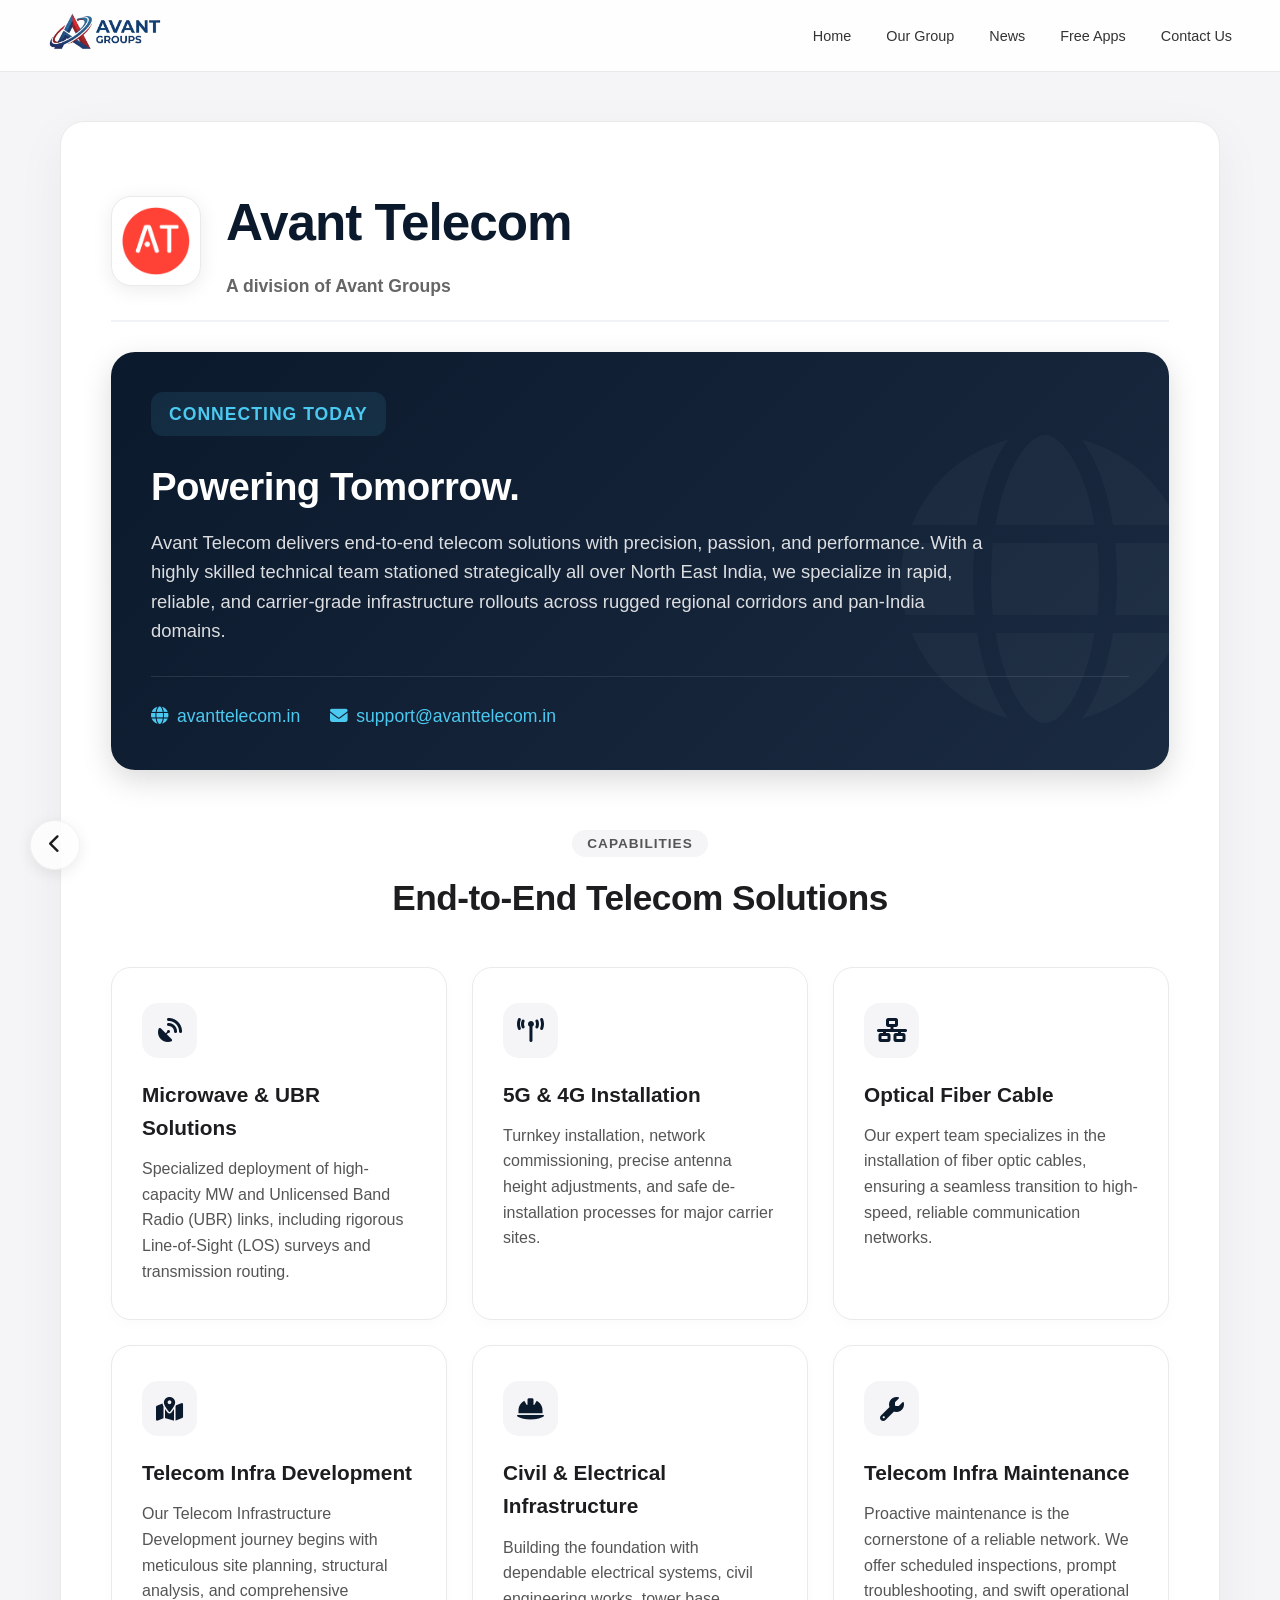
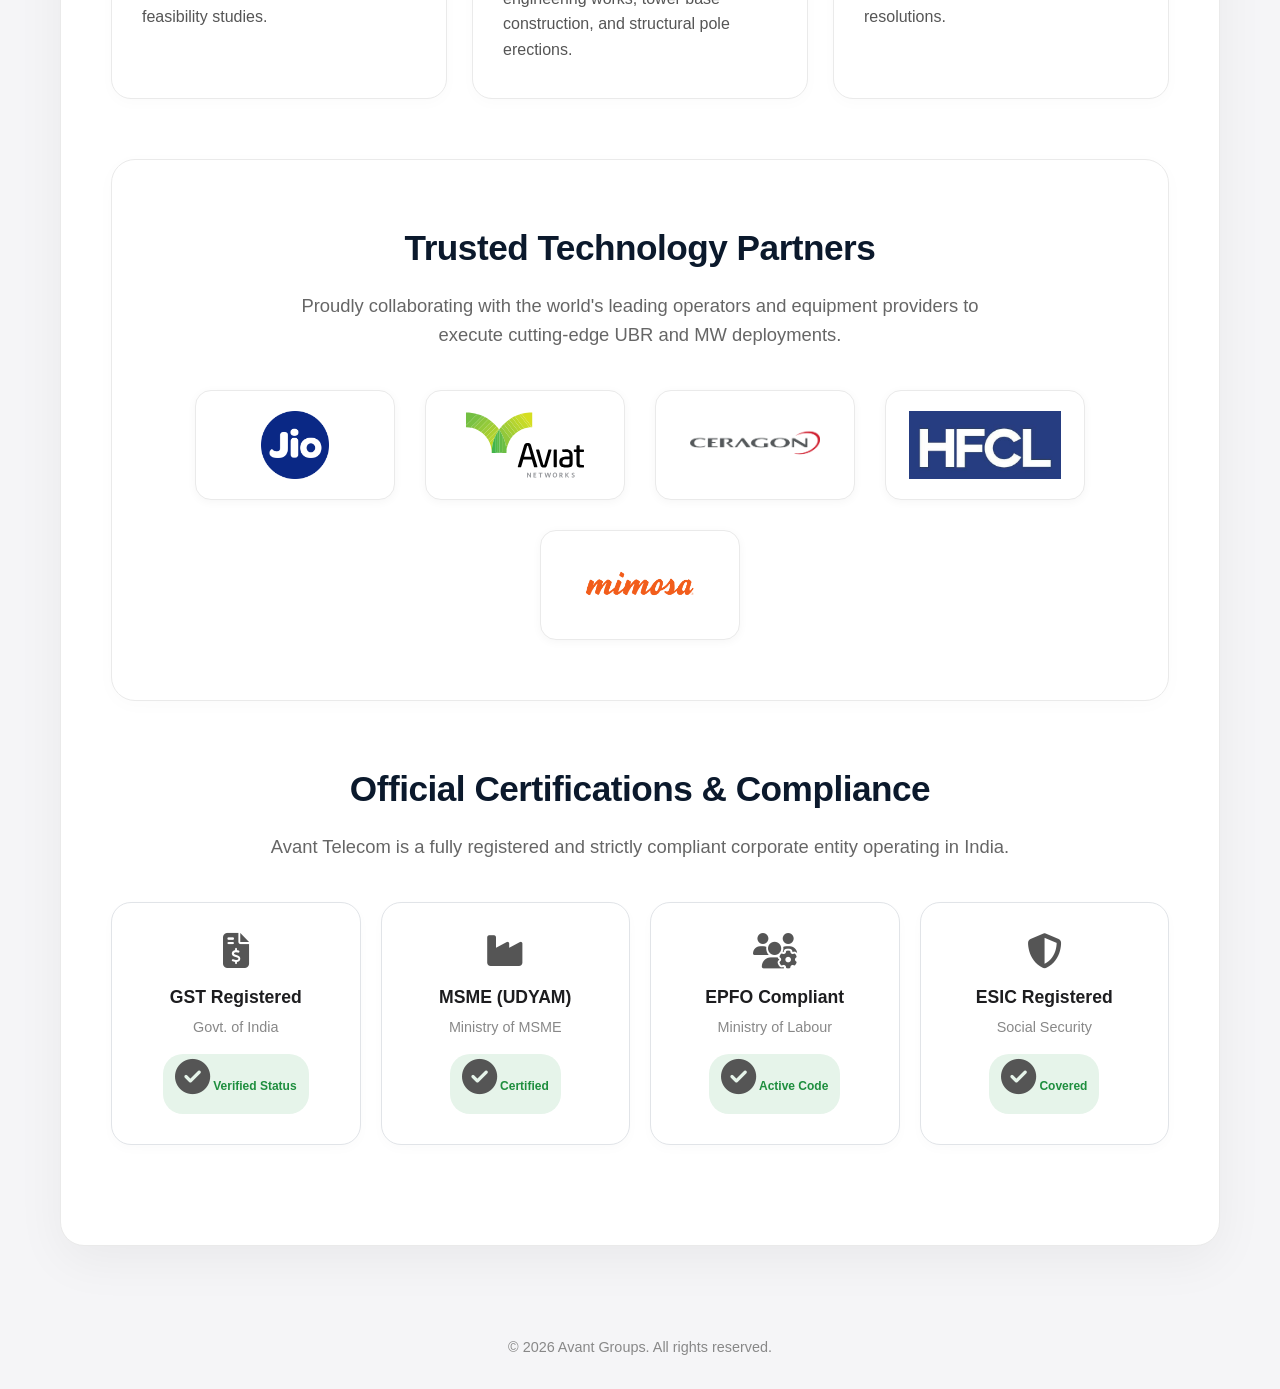
<file: telecom.html>
<!DOCTYPE html>
<html lang="en">
<head>
    <meta charset="UTF-8">
    <meta name="viewport" content="width=device-width, initial-scale=1.0, maximum-scale=1.0, user-scalable=no">
    <title>Avant Telecom - Avant Groups</title>
    <link rel="stylesheet" href="styles.css">
    <link rel="stylesheet" href="https://cdnjs.cloudflare.com/ajax/libs/font-awesome/6.4.0/css/all.min.css">
    <style>
        .modal-overlay {
            display: none;
            position: fixed;
            top: 0; left: 0; width: 100%; height: 100%;
            background: rgba(15, 23, 42, 0.7);
            backdrop-filter: blur(8px);
            -webkit-backdrop-filter: blur(8px);
            z-index: 99999;
            align-items: center;
            justify-content: center;
            padding: 20px;
        }
        .modal-overlay.active { display: flex !important; }
        .modal-content {
            background: #ffffff;
            width: 100%;
            max-width: 580px;
            border-radius: 24px;
            padding: 35px 30px;
            box-shadow: 0 25px 50px -12px rgba(0, 0, 0, 0.25);
            position: relative;
            max-height: 90vh;
            overflow-y: auto;
            border: 1px solid rgba(226, 232, 240, 0.8);
            animation: modalFadeIn 0.25s ease-out;
        }
        @keyframes modalFadeIn {
            from { transform: scale(0.95) translateY(10px); opacity: 0; }
            to { transform: scale(1) translateY(0); opacity: 1; }
        }
        .modal-close {
            position: absolute;
            top: 18px; right: 20px; width: 36px; height: 36px; border-radius: 50%;
            background: #f1f5f9; color: #475569; display: flex; align-items: center; justify-content: center;
            font-size: 1.1rem; cursor: pointer; border: none; transition: all 0.2s;
        }
        .modal-close:hover { background: #e2e8f0; color: #0f172a; }
    </style>
</head>
<body>
    <header class="site-header">
        <div class="header-container">
            <div class="logo-container">
                <a href="index.html">
                    <img src="logo.png" alt="Avant Groups Logo">
                </a>
            </div>
            <div class="mobile-menu-toggle" id="mobile-menu">
                <i class="fas fa-bars"></i>
            </div>
            <nav class="main-nav">
                <ul>
                    <li><a href="index.html">Home</a></li>
                    <li><a href="our-group.html">Our Group</a></li>
                    <li><a href="news.html">News</a></li>
                    <li><a href="free-apps.html">Free Apps</a></li>
                    <li><a href="javascript:void(0)" onclick="openContactModal('')">Contact Us</a></li>
                </ul>
            </nav>
        </div>
    </header>

    <main class="main-content">
        <section class="services-section" style="max-width: 1200px; margin: 50px auto; padding: 0 20px;">
            <div style="background: #ffffff; padding: 60px 50px; border-radius: 24px; box-shadow: 0 15px 50px rgba(0, 0, 0, 0.05); border: 1px solid #eaeaea; text-align: left;" class="mobile-padded-card">
                
                <div class="telecom-header-banner">
                    <div class="telecom-logo-box">
                        <img src="photo/Operator Logo/avant-telecom-high-resolution-logo-transparent.png" alt="Avant Telecom Logo">
                    </div>
                    <div>
                        <h1 style="font-size: 3.2rem; color: var(--primary-color); margin: 0; font-weight: 900; letter-spacing: -1px;" class="mobile-title">Avant Telecom</h1>
                        <p style="color: #666; font-weight: 600; font-size: 1.1rem; margin-top: 8px;">A division of Avant Groups</p>
                    </div>
                </div>
                
                <div class="highlight-card">
                    <div class="subtitle">Connecting Today</div>
                    <h2>Powering Tomorrow.</h2>
                    <p>Avant Telecom delivers end-to-end telecom solutions with precision, passion, and performance. With a highly skilled technical team stationed strategically all over North East India, we specialize in rapid, reliable, and carrier-grade infrastructure rollouts across rugged regional corridors and pan-India domains.</p>
                    <div class="contact-links">
                        <a href="https://www.avanttelecom.in" target="_blank"><i class="fas fa-globe"></i> avanttelecom.in</a>
                        <a href="mailto:support@avanttelecom.in"><i class="fas fa-envelope"></i> support@avanttelecom.in</a>
                    </div>
                </div>

                <div class="capabilities-section">
                    <div class="capabilities-header">
                        <span>Capabilities</span>
                        <h2>End-to-End Telecom Solutions</h2>
                    </div>
                    <div class="capabilities-grid">
                        <div class="cap-card">
                            <div class="cap-icon"><i class="fas fa-satellite-dish"></i></div>
                            <h4>Microwave & UBR Solutions</h4>
                            <p>Specialized deployment of high-capacity MW and Unlicensed Band Radio (UBR) links, including rigorous Line-of-Sight (LOS) surveys and transmission routing.</p>
                        </div>
                        <div class="cap-card">
                            <div class="cap-icon"><i class="fas fa-broadcast-tower"></i></div>
                            <h4>5G & 4G Installation</h4>
                            <p>Turnkey installation, network commissioning, precise antenna height adjustments, and safe de-installation processes for major carrier sites.</p>
                        </div>
                        <div class="cap-card">
                            <div class="cap-icon"><i class="fas fa-network-wired"></i></div>
                            <h4>Optical Fiber Cable</h4>
                            <p>Our expert team specializes in the installation of fiber optic cables, ensuring a seamless transition to high-speed, reliable communication networks.</p>
                        </div>
                        <div class="cap-card">
                            <div class="cap-icon"><i class="fas fa-map-marked-alt"></i></div>
                            <h4>Telecom Infra Development</h4>
                            <p>Our Telecom Infrastructure Development journey begins with meticulous site planning, structural analysis, and comprehensive feasibility studies.</p>
                        </div>
                        <div class="cap-card">
                            <div class="cap-icon"><i class="fas fa-hard-hat"></i></div>
                            <h4>Civil & Electrical Infrastructure</h4>
                            <p>Building the foundation with dependable electrical systems, civil engineering works, tower base construction, and structural pole erections.</p>
                        </div>
                        <div class="cap-card">
                            <div class="cap-icon"><i class="fas fa-wrench"></i></div>
                            <h4>Telecom Infra Maintenance</h4>
                            <p>Proactive maintenance is the cornerstone of a reliable network. We offer scheduled inspections, prompt troubleshooting, and swift operational resolutions.</p>
                        </div>
                    </div>
                </div>

                <div class="partner-section">
                    <h2 style="color: var(--primary-color); font-size: 2.2rem; margin-bottom: 15px; font-weight: 900;" class="mobile-subtitle">Trusted Technology Partners</h2>
                    <p style="color: #666; font-size: 1.15rem; max-width: 700px; margin: 0 auto;">Proudly collaborating with the world's leading operators and equipment providers to execute cutting-edge UBR and MW deployments.</p>
                    <div class="partner-grid">
                        <div class="partner-logo"><img src="photo/Operator Logo/Reliance_Jio_Logo.svg.webp" alt="Reliance Jio"></div>
                        <div class="partner-logo"><img src="photo/Operator Logo/Aviat_Networks_logo.svg" alt="Aviat Networks"></div>
                        <div class="partner-logo"><img src="photo/Operator Logo/Ceragon.png" alt="Ceragon"></div>
                        <div class="partner-logo"><img src="photo/Operator Logo/hfcl.png" alt="HFCL"></div>
                        <div class="partner-logo"><img src="photo/Operator Logo/mimosa.png" alt="MIMOSA"></div>
                    </div>
                </div>

                <div class="certificate-section">
                    <h2 style="color: var(--primary-color); font-size: 2.2rem; text-align: center; margin-bottom: 15px; font-weight: 900;" class="mobile-subtitle">Official Certifications & Compliance</h2>
                    <p style="color: #666; font-size: 1.15rem; text-align: center; margin-bottom: 40px;">Avant Telecom is a fully registered and strictly compliant corporate entity operating in India.</p>
                    <div class="cert-grid">
                        <div class="cert-card">
                            <i class="fas fa-file-invoice-dollar"></i>
                            <h4>GST Registered</h4>
                            <p>Govt. of India</p>
                            <span class="verified-badge"><i class="fas fa-check-circle"></i> Verified Status</span>
                        </div>
                        <div class="cert-card">
                            <i class="fas fa-industry"></i>
                            <h4>MSME (UDYAM)</h4>
                            <p>Ministry of MSME</p>
                            <span class="verified-badge"><i class="fas fa-check-circle"></i> Certified</span>
                        </div>
                        <div class="cert-card">
                            <i class="fas fa-users-cog"></i>
                            <h4>EPFO Compliant</h4>
                            <p>Ministry of Labour</p>
                            <span class="verified-badge"><i class="fas fa-check-circle"></i> Active Code</span>
                        </div>
                        <div class="cert-card">
                            <i class="fas fa-shield-alt"></i>
                            <h4>ESIC Registered</h4>
                            <p>Social Security</p>
                            <span class="verified-badge"><i class="fas fa-check-circle"></i> Covered</span>
                        </div>
                    </div>
                </div>
            </div>
        </section>
    </main>

    <footer>
        <p>&copy; 2026 Avant Groups. All rights reserved.</p>
    </footer>

    <a href="javascript:history.back()" class="floating-back-btn" title="Go Back">
        <i class="fas fa-chevron-left"></i>
    </a>

    <!-- Contact Modal Overlay -->
    <div class="modal-overlay" id="contactModal">
        <div class="modal-content">
            <button type="button" class="modal-close" onclick="closeContactModal()"><i class="fas fa-times"></i></button>
            <div class="form-header" style="text-align: center; margin-bottom: 25px;">
                <h2 style="color: var(--primary-color); font-weight: 800; margin-bottom: 4px; letter-spacing: -0.5px;">Connect With Us</h2>
                <p style="font-size: 0.85rem; letter-spacing: 1.5px; color: #555; font-weight: 700;">AVANT GROUP</p>
            </div>
            <form id="contactForm" onsubmit="submitContactForm(event)">
                <div class="form-group" style="margin-bottom: 18px;">
                    <label style="display:block; font-size: 0.75rem; font-weight: 700; color: #333; margin-bottom: 6px;">SERVICE REQUIRED</label>
                    <select name="service" id="modalServiceSelect" required style="width:100%; padding: 12px 15px; border-radius: 8px; border: 1px solid #e1e4e8; background:#fafbfc; font-size:0.95rem;">
                        <option value="" disabled selected>Select a Service...</option>
                        <option value="Avant Telecom">Avant Telecom</option>
                        <option value="Avant IT Services">Avant IT Services</option>
                        <option value="Avant Logistics">Avant Logistics</option>
                        <option value="Avant Agro">Avant Agro</option>
                        <option value="Avant Energy">Avant Energy</option>
                    </select>
                </div>
                <div class="form-group" style="margin-bottom: 18px;">
                    <label style="display:block; font-size: 0.75rem; font-weight: 700; color: #333; margin-bottom: 6px;">FULL NAME</label>
                    <input type="text" name="name" placeholder="John Doe" required style="width:100%; padding: 12px 15px; border-radius: 8px; border: 1px solid #e1e4e8; background:#fafbfc; font-size:0.95rem;">
                </div>
                <div class="form-row" style="display:flex; gap: 15px; margin-bottom: 18px;">
                    <div class="form-group half" style="flex:1;">
                        <label style="display:block; font-size: 0.75rem; font-weight: 700; color: #333; margin-bottom: 6px;">EMAIL</label>
                        <input type="email" name="email" placeholder="john@company.com" pattern="[a-zA-Z0-9._%+\-]+@[a-zA-Z0-9.\-]+\.[a-zA-Z]{2,}$" title="Please enter a valid email address (e.g., name@domain.com)" required style="width:100%; padding: 12px 15px; border-radius: 8px; border: 1px solid #e1e4e8; background:#fafbfc; font-size:0.95rem;">
                    </div>
                    <div class="form-group half" style="flex:1;">
                        <label style="display:block; font-size: 0.75rem; font-weight: 700; color: #333; margin-bottom: 6px;">PHONE</label>
                        <div class="phone-input-group" style="display:flex; gap:8px;">
                            <select name="country_code" style="width:130px; flex-shrink:0; padding: 12px 8px; border-radius: 8px; border: 1px solid #e1e4e8; background:#fafbfc; font-size:0.85rem;">
                                <option value="+91" selected>India (+91)</option>
                                <option value="+1">USA (+1)</option>
                                <option value="+44">UK (+44)</option>
                                <option value="+61">Aus (+61)</option>
                            </select>
                            <input type="tel" name="phone" placeholder="9876543210" pattern="[0-9]{7,15}" title="Please enter a valid phone number (digits only)" oninput="this.value = this.value.replace(/[^0-9]/g, '')" required style="flex:1; min-width:0; padding: 12px 12px; border-radius: 8px; border: 1px solid #e1e4e8; background:#fafbfc; font-size:0.95rem;">
                        </div>
                    </div>
                </div>
                <div class="form-group" style="margin-bottom: 18px;">
                    <label style="display:block; font-size: 0.75rem; font-weight: 700; color: #333; margin-bottom: 6px;">MESSAGE</label>
                    <textarea name="message" rows="4" placeholder="How can we help you?" required style="width:100%; padding: 12px 15px; border-radius: 8px; border: 1px solid #e1e4e8; background:#fafbfc; font-size:0.95rem;"></textarea>
                </div>
                <button type="submit" id="submitBtn" class="submit-btn" style="width:100%; padding: 14px; background: #0b192c; color: #fff; border:none; border-radius: 8px; font-weight:700; cursor:pointer;">SEND MESSAGE</button>
            </form>
        </div>
    </div>

    <script>
        function openContactModal(serviceName) {
            var modal = document.getElementById('contactModal');
            if (modal) {
                modal.classList.add('active');
                document.body.style.overflow = 'hidden';
            }
            var select = document.getElementById('modalServiceSelect');
            if (select) {
                select.value = serviceName ? serviceName : '';
            }
            var nav = document.querySelector('.main-nav');
            if (nav && nav.classList.contains('active')) {
                nav.classList.remove('active');
                var icon = document.querySelector('#mobile-menu i');
                if (icon) {
                    icon.classList.remove('fa-times');
                    icon.classList.add('fa-bars');
                }
            }
        }

        function closeContactModal() {
            var modal = document.getElementById('contactModal');
            if (modal) {
                modal.classList.remove('active');
                document.body.style.overflow = 'auto';
            }
        }

        window.onclick = function(event) {
            var modal = document.getElementById('contactModal');
            if (event.target === modal) {
                closeContactModal();
            }
        };

        var mobileBtn = document.getElementById('mobile-menu');
        if (mobileBtn) {
            mobileBtn.addEventListener('click', function() {
                var nav = document.querySelector('.main-nav');
                if (nav) {
                    nav.classList.toggle('active');
                    var icon = this.querySelector('i');
                    if (nav.classList.contains('active')) {
                        icon.classList.remove('fa-bars');
                        icon.classList.add('fa-times');
                        document.body.style.overflow = 'hidden';
                    } else {
                        icon.classList.remove('fa-times');
                        icon.classList.add('fa-bars');
                        document.body.style.overflow = 'auto';
                    }
                }
            });
        }

        function submitContactForm(e) {
            e.preventDefault();
            var form = document.getElementById('contactForm');
            var submitBtn = document.getElementById('submitBtn');
            submitBtn.disabled = true;
            submitBtn.textContent = 'SENDING...';

            var scriptURL = 'https://script.google.com/macros/s/AKfycbxO5bFjlRamGT6pGc4AnDP80mBiB0oZgtDR2aDcbFcRZERsg8mZsuMfuqHLS9YZK14BIg/exec';
            var formData = new FormData(form);

            fetch(scriptURL, { method: 'POST', body: formData })
                .then(function(res) {
                    alert('Thank you! We Will Contact You Soon');
                    form.reset();
                    submitBtn.disabled = false;
                    submitBtn.textContent = 'SEND MESSAGE';
                    closeContactModal();
                })
                .catch(function(err) {
                    alert('Submitted! (Make sure your Google Apps Script URL is configured).');
                    submitBtn.disabled = false;
                    submitBtn.textContent = 'SEND MESSAGE';
                    closeContactModal();
                });
        }
    </script>
</body>
</html>
</file>
<file: styles.css>
/* ==========================================================================
   AVANT GROUPS - APPLE-STYLE GLOBAL STYLESHEET
   ========================================================================== */

:root {
    --primary-color: #0b192c;
    --accent-telecom: #0077b6;
    --accent-it: #005f73;
    --accent-logistics: #1d3557;
    --accent-agro: #00a86b;
    --accent-energy: #f39c12;
    --bg-color: #f5f5f7; 
    --card-bg: #ffffff;
    --text-color: #1d1d1f; 
}

* { box-sizing: border-box; margin: 0; padding: 0; }
body { 
    background-color: var(--bg-color); 
    color: var(--text-color); 
    line-height: 1.6; 
    font-family: -apple-system, BlinkMacSystemFont, "Segoe UI", Roboto, Helvetica, Arial, sans-serif;
    -webkit-font-smoothing: antialiased;
}

/* Apple-style Frosted Header */
.site-header { 
    background-color: rgba(255, 255, 255, 0.85); 
    backdrop-filter: saturate(180%) blur(20px);
    -webkit-backdrop-filter: saturate(180%) blur(20px);
    box-shadow: 0 1px 0 rgba(0, 0, 0, 0.05); 
    position: sticky; 
    top: 0; 
    z-index: 1000; 
}
.header-container { max-width: 1400px; margin: 0 auto; display: flex; justify-content: space-between; align-items: center; padding: 0.8rem 3rem; position: relative; }
.logo-container { display: flex; align-items: center; }
.logo-container img { height: 38px; width: auto; object-fit: contain; cursor: pointer; transition: opacity 0.2s ease; }
.logo-container img:hover { opacity: 0.8; }

.main-nav { display: flex; align-items: center; }
.main-nav ul { display: flex; list-style: none; gap: 35px; align-items: center; }
.main-nav a { text-decoration: none; color: rgba(0,0,0,0.8); font-weight: 500; font-size: 0.9rem; transition: color 0.2s ease; padding: 6px 0; position: relative; }
.main-nav a:hover, .main-nav a.active { color: #000000; }

/* Hero Section */
.hero-section { position: relative; height: 460px; background: linear-gradient(rgba(11, 25, 44, 0.45), rgba(11, 25, 44, 0.65)), url('photo/Background.png') no-repeat center center/cover; display: flex; align-items: center; justify-content: flex-start; padding: 0 8%; }
.hero-content h1 { color: #ffffff; font-size: 3.5rem; font-weight: 700; line-height: 1.1; letter-spacing: -1px; text-shadow: 0 2px 10px rgba(0, 0, 0, 0.3); max-width: 700px; }
.section-intro { text-align: center; max-width: 800px; margin: 0 auto 40px auto; color: #555; font-size: 1.1rem; }

/* Services Grid */
.services-section { max-width: 1250px; margin: 50px auto; padding: 0 20px; text-align: center; }
.services-section h2 { font-size: 2.2rem; margin-bottom: 20px; color: var(--primary-color); font-weight: 700; letter-spacing: -0.5px; }
.services-grid { display: grid; grid-template-columns: repeat(auto-fit, minmax(220px, 1fr)); gap: 25px; justify-content: center; }
.service-card { background-color: var(--card-bg); border-radius: 18px; overflow: hidden; box-shadow: 0 4px 15px rgba(0, 0, 0, 0.04); transition: transform 0.3s ease, box-shadow 0.3s ease; display: flex; flex-direction: column; align-items: center; padding-bottom: 20px; border: 1px solid #eaeaea; }
.service-card:hover { transform: translateY(-5px); box-shadow: 0 10px 30px rgba(0, 0, 0, 0.1); }
.service-img { width: 100%; height: 170px; overflow: hidden; }
.service-img img { width: 100%; height: 100%; object-fit: cover; transition: transform 0.4s ease; }
.service-card:hover .service-img img { transform: scale(1.05); }
.service-icon { margin: -25px auto 10px auto; width: 50px; height: 50px; background-color: #ffffff; border-radius: 50%; display: flex; align-items: center; justify-content: center; box-shadow: 0 3px 10px rgba(0, 0, 0, 0.1); font-size: 1.2rem; z-index: 2; }
.telecom-card .service-icon { color: var(--accent-telecom); }
.it-card .service-icon { color: var(--accent-it); }
.logistics-card .service-icon { color: var(--accent-logistics); }
.agro-card .service-icon { color: var(--accent-agro); }
.energy-card .service-icon { color: var(--accent-energy); }
.service-card h3 { font-size: 1.15rem; color: var(--primary-color); margin-top: 5px; font-weight: 700; }

/* Premium Service Pages (Telecom & IT) */
.it-header-banner, .telecom-header-banner { display: flex; align-items: center; gap: 25px; margin-bottom: 30px; padding-bottom: 20px; border-bottom: 2px solid #f1f2f6; position: relative; }
.it-logo-box, .telecom-logo-box { width: 90px; height: 90px; background: #ffffff; border-radius: 20px; display: flex; align-items: center; justify-content: center; box-shadow: 0 4px 20px rgba(0, 0, 0, 0.08); border: 1px solid #eaeaea; overflow: hidden; padding: 10px; }
.it-logo-box img, .telecom-logo-box img { max-width: 100%; max-height: 100%; object-fit: contain; }

.country-toggle { position: absolute; top: 0; right: 0; background: #f5f5f7; padding: 8px 12px; border-radius: 12px; display: flex; align-items: center; gap: 8px; box-shadow: 0 2px 8px rgba(0,0,0,0.04); z-index: 10; }
.country-toggle label { font-weight: 600; color: #1d1d1f; font-size: 0.85rem; margin: 0; }
.country-toggle select { padding: 6px 10px; border-radius: 8px; border: 1px solid #d2d2d7; font-weight: 500; outline: none; cursor: pointer; background: #ffffff; font-size: 0.85rem;}

.highlight-card { background: linear-gradient(135deg, #0b192c, #1a2a40); color: #ffffff; padding: 40px; border-radius: 24px; margin-bottom: 30px; box-shadow: 0 10px 30px rgba(0, 0, 0, 0.15); position: relative; overflow: hidden; }
.highlight-card::after { content: '\f0ac'; font-family: 'Font Awesome 5 Free'; font-weight: 900; position: absolute; right: -20px; bottom: -40px; font-size: 18rem; color: rgba(255, 255, 255, 0.03); pointer-events: none; }
.highlight-card h2 { font-size: 2.4rem; margin-bottom: 10px; color: #ffffff; font-weight: 700; letter-spacing: -0.5px; }
.highlight-card .tagline, .highlight-card .subtitle { font-size: 1.1rem; color: #4cc9f0; margin-bottom: 20px; font-weight: 700; text-transform: uppercase; letter-spacing: 1px; display: inline-block; background: rgba(76, 201, 240, 0.1); padding: 8px 18px; border-radius: 12px; }
.highlight-card p { font-size: 1.15rem; line-height: 1.6; margin-bottom: 15px; color: rgba(255,255,255,0.85); max-width: 850px; position: relative; z-index: 2; }
.contact-links { display: flex; gap: 30px; flex-wrap: wrap; margin-top: 30px; padding-top: 25px; border-top: 1px solid rgba(255,255,255,0.1); position: relative; z-index: 2; }
.contact-links a { color: #4cc9f0; text-decoration: none; font-weight: 500; font-size: 1.1rem; transition: color 0.2s; display: flex; align-items: center; gap: 8px; }
.contact-links a:hover { color: #ffffff; }

.guarantee-banner { background-color: #f5f5f7; padding: 20px 25px; border-radius: 16px; margin-bottom: 40px; display: flex; flex-direction: column; gap: 5px; }
.guarantee-banner h4 { color: #1d1d1f; font-size: 1.2rem; display: flex; align-items: center; gap: 10px; font-weight: 700; }
.guarantee-banner h4 i { color: #1e8e3e; }
.guarantee-banner p { color: #555; margin: 0; font-size: 1rem; }

.dipp-card { background: #ffffff; border: 1px solid #d2d2d7; padding: 35px 40px; border-radius: 20px; margin-bottom: 50px; box-shadow: 0 4px 20px rgba(0,0,0,0.03); transition: opacity 0.3s ease; }
.dipp-header { display: flex; align-items: center; gap: 15px; margin-bottom: 15px; }
.dipp-header i { font-size: 2rem; color: #f56900; }
.dipp-header h3 { font-size: 1.6rem; color: #1d1d1f; margin: 0; font-weight: 700; letter-spacing: -0.5px;}
.dipp-card p { font-size: 1.05rem; color: #555; line-height: 1.6; margin-bottom: 10px; }

.pricing-grid { display: grid; grid-template-columns: repeat(auto-fit, minmax(220px, 1fr)); gap: 20px; margin-top: 30px; }
.price-card { background: #ffffff; border: 1px solid #eaeaea; padding: 30px 20px; border-radius: 20px; text-align: center; box-shadow: 0 4px 15px rgba(0,0,0,0.02); transition: all 0.3s ease; }
.price-card:hover { transform: translateY(-5px); box-shadow: 0 10px 25px rgba(0, 0, 0, 0.08); }
.price-card i { font-size: 2rem; color: var(--primary-color); margin-bottom: 15px; }
.price-card h4 { font-size: 1.1rem; color: #1d1d1f; margin-bottom: 10px; font-weight: 600; }
.price-card .price { font-size: 2rem; color: #1d1d1f; font-weight: 700; letter-spacing:-1px; margin-bottom: 5px; transition: opacity 0.3s; }
.price-card .price span { font-size: 0.9rem; color: #888; font-weight: 500; letter-spacing:0; }
.price-card .note { font-size: 0.85rem; color: #888; margin-top: 8px; }

.capabilities-section { margin: 60px 0; }
.capabilities-header { text-align: center; margin-bottom: 40px; }
.capabilities-header span { background-color: #f5f5f7; color: #555; padding: 6px 15px; border-radius: 20px; font-size: 0.85rem; font-weight: 600; text-transform: uppercase; letter-spacing: 1px; }
.capabilities-header h2 { font-size: 2.2rem; color: #1d1d1f; margin-top: 15px; font-weight: 700; letter-spacing:-0.5px; }
.capabilities-grid { display: grid; grid-template-columns: repeat(auto-fit, minmax(300px, 1fr)); gap: 25px; }
.cap-card { background: #ffffff; border: 1px solid #eaeaea; padding: 35px 30px; border-radius: 20px; box-shadow: 0 4px 15px rgba(0,0,0,0.02); transition: all 0.3s ease; }
.cap-card:hover { transform: translateY(-5px); box-shadow: 0 10px 25px rgba(0, 0, 0, 0.08); }
.cap-icon { width: 55px; height: 55px; background: #f5f5f7; border-radius: 16px; display: flex; align-items: center; justify-content: center; font-size: 1.5rem; color: var(--primary-color); margin-bottom: 20px; }
.cap-card h4 { font-size: 1.3rem; color: #1d1d1f; margin-bottom: 12px; font-weight: 600; }
.cap-card p { color: #555; font-size: 1rem; line-height: 1.6; }
.cap-card ul { list-style: none; margin-top: 15px; padding-left: 5px; }
.cap-card ul li { margin-bottom: 8px; color: #555; font-weight: 500; display: flex; align-items: center; gap: 8px; }
.cap-card ul li i { color: #1e8e3e; }

.partner-section { padding: 60px 30px; background-color: #ffffff; border-radius: 24px; margin: 60px 0; text-align: center; border: 1px solid #eaeaea; box-shadow: 0 4px 20px rgba(0,0,0,0.02); }
.partner-grid { display: flex; justify-content: center; align-items: center; gap: 30px; flex-wrap: wrap; margin-top: 40px; }
.partner-logo { background: #ffffff; padding: 20px; border-radius: 16px; box-shadow: 0 2px 10px rgba(0,0,0,0.04); border: 1px solid #eaeaea; display: flex; align-items: center; justify-content: center; width: 200px; height: 110px; transition: transform 0.3s ease; }
.partner-logo:hover { transform: scale(1.05); }
.partner-logo img { max-width: 100%; max-height: 100%; object-fit: contain; }

.certificate-section { margin: 60px 0 40px 0; }
.cert-grid { display: grid; grid-template-columns: repeat(auto-fit, minmax(200px, 1fr)); gap: 20px; margin-top: 30px; }
.cert-card { background: #ffffff; border: 1px solid #e1e4e8; padding: 30px 20px; border-radius: 20px; text-align: center; box-shadow: 0 4px 12px rgba(0, 0, 0, 0.02); transition: transform 0.2s ease; }
.cert-card:hover { transform: translateY(-5px); box-shadow: 0 10px 25px rgba(0,0,0,0.08); }
.cert-card i { font-size: 2.2rem; color: #555; margin-bottom: 15px; }
.cert-card h4 { color: #1d1d1f; margin-bottom: 5px; font-size: 1.1rem; font-weight: 700; }
.cert-card p { font-size: 0.9rem; color: #888; font-weight: 500; }
.verified-badge { display: inline-block; background-color: #e6f4ea; color: #1e8e3e; padding: 5px 12px; border-radius: 20px; font-size: 0.75rem; font-weight: 600; margin-top: 15px; }

/* Contact Form Elements */
.contact-page-section { max-width: 700px; margin: 50px auto; padding: 0 20px; }
.contact-form-container { background: #ffffff; padding: 40px; border-radius: 24px; box-shadow: 0 10px 30px rgba(0, 0, 0, 0.05); border: 1px solid #eaeaea; }
.form-header h2 { font-size: 2rem; color: #1d1d1f; font-weight: 700; margin-bottom: 4px; letter-spacing: -0.5px;}
.form-group label { font-size: 0.75rem; font-weight: 600; color: #555; text-transform: uppercase; letter-spacing: 0.5px; margin-bottom: 8px; display: block; }
.form-group select, .form-group input, .form-group textarea { width: 100%; padding: 14px 16px; border: 1px solid #d2d2d7; border-radius: 12px; font-size: 1rem; color: #1d1d1f; background-color: #f5f5f7; outline: none; transition: all 0.2s; }
.form-group select:focus, .form-group input:focus, .form-group textarea:focus { border-color: #0077b6; background-color: #ffffff; box-shadow: 0 0 0 4px rgba(0,119,182,0.1); }
.submit-btn { width: 100%; padding: 16px; background-color: #1d1d1f; color: #ffffff; border: none; border-radius: 12px; font-size: 1rem; font-weight: 600; cursor: pointer; transition: background 0.2s; margin-top: 10px; }
.submit-btn:hover { background-color: #000000; }
.form-row { display: flex; gap: 15px; }
.form-group.half { flex: 1; }
.phone-input-group { display: flex; gap: 8px; }
.phone-input-group select { width: 135px; padding: 12px 6px; font-size: 0.82rem; }
.phone-input-group input { flex: 1; }
.form-group { margin-bottom: 18px; }

/* News Section */
.news-feed-container { max-width: 900px; margin: 0 auto; display: flex; flex-direction: column; gap: 20px; text-align: left; }
.news-card { background: #ffffff; padding: 25px; border-radius: 10px; box-shadow: 0 4px 12px rgba(0, 0, 0, 0.05); border: 1px solid #eaeaea; }
.news-card.border-telecom { border-left: 5px solid var(--accent-telecom); }
.news-card.border-energy { border-left: 5px solid var(--accent-energy); }
.news-date { font-size: 0.85rem; color: #888; font-weight: 600; }
.news-card h3 { color: var(--primary-color); margin: 8px 0; font-size: 1.3rem; }
.news-card p { color: #444; }

/* Footer */
footer { text-align: center; padding: 30px; background-color: #f5f5f7; color: #888; margin-top: 60px; font-size: 0.9rem; }

/* ==========================================================================
   FLOATING BACK BUTTON (Apple Frosted Glass)
   ========================================================================== */
.floating-back-btn {
    position: fixed;
    bottom: 30px;
    left: 30px;
    background: rgba(255, 255, 255, 0.75);
    backdrop-filter: saturate(180%) blur(20px);
    -webkit-backdrop-filter: saturate(180%) blur(20px);
    color: #1d1d1f;
    width: 50px;
    height: 50px;
    border-radius: 50%;
    display: flex;
    align-items: center;
    justify-content: center;
    font-size: 1.2rem;
    box-shadow: 0 4px 15px rgba(0,0,0,0.08);
    border: 1px solid rgba(0,0,0,0.05);
    cursor: pointer;
    z-index: 1000;
    transition: transform 0.3s ease, background 0.3s ease;
    text-decoration: none;
}
.floating-back-btn:hover {
    background: rgba(255, 255, 255, 0.95);
    transform: translateY(-3px) scale(1.05);
}

/* ==========================================================================
   CONTACT POPUP (MODAL)
   ========================================================================== */
.modal-overlay {
    display: none;
    position: fixed;
    top: 0; left: 0; width: 100%; height: 100%;
    background: rgba(245, 245, 247, 0.8);
    backdrop-filter: saturate(180%) blur(15px);
    -webkit-backdrop-filter: saturate(180%) blur(15px);
    z-index: 2000;
    align-items: center;
    justify-content: center;
    opacity: 0;
    transition: opacity 0.3s ease;
}
.modal-overlay.active {
    display: flex;
    opacity: 1;
}
.modal-content {
    background: #ffffff;
    width: 100%;
    max-width: 600px;
    border-radius: 24px;
    padding: 40px;
    box-shadow: 0 20px 50px rgba(0,0,0,0.1);
    position: relative;
    transform: translateY(20px) scale(0.95);
    transition: transform 0.3s cubic-bezier(0.4, 0, 0.2, 1);
    max-height: 90vh;
    overflow-y: auto;
    border: 1px solid rgba(0,0,0,0.05);
}
.modal-overlay.active .modal-content {
    transform: translateY(0) scale(1);
}
.modal-close {
    position: absolute;
    top: 20px;
    right: 25px;
    font-size: 1.5rem;
    color: #888;
    cursor: pointer;
    transition: color 0.2s;
    width: 40px;
    height: 40px;
    display: flex;
    align-items: center;
    justify-content: center;
    border-radius: 50%;
    background: #f5f5f7;
}
.modal-close:hover {
    color: #1d1d1f;
    background: #e1e4e8;
}

/* ==========================================================================
   MOBILE RESPONSIVE DESIGN (Smartphones & Tablets)
   ========================================================================== */
.mobile-menu-toggle { display: none; font-size: 1.6rem; color: #1d1d1f; cursor: pointer; }

@media (max-width: 950px) {
    .header-container { flex-direction: row; justify-content: space-between; padding: 0.8rem 1.5rem; position: relative; }
    .logo-container img { height: 35px; }
    .mobile-menu-toggle { display: block; z-index: 1001; position: relative; }
    
    .main-nav { 
        display: block; 
        position: fixed; 
        top: -100vh; 
        left: 0; 
        width: 100%; 
        height: 100vh; 
        background-color: #ffffff; 
        z-index: 999; 
        padding: 80px 30px 30px 30px; 
        transition: top 0.4s cubic-bezier(0.4, 0, 0.2, 1); 
        overflow-y: auto;
    }
    .main-nav.active { top: 0; }
    .main-nav ul { flex-direction: column; gap: 0; width: 100%; align-items: flex-start; }
    .main-nav a { 
        font-size: 1.6rem; 
        font-weight: 600; 
        padding: 18px 0; 
        display: block; 
        width: 100%; 
        border-bottom: 1px solid #f1f2f6; 
        color: #1d1d1f; 
    }
    .main-nav a.active::after { display: none; }
    .main-nav a.active { color: var(--accent-telecom); }

    .hero-content h1 { font-size: 2.2rem; letter-spacing:-0.5px; line-height: 1.2; }
    .hero-section { height: 350px; padding: 0 20px; }
    
    .services-section { margin: 30px auto; padding: 0 15px; }
    .mobile-padded-card { padding: 30px 20px !important; }
    
    .highlight-card { padding: 30px 20px; border-radius: 20px; }
    .highlight-card h2 { font-size: 1.8rem; }
    
    .dipp-card { padding: 25px 20px; }
    .dipp-header h3 { font-size: 1.4rem; }
    
    .it-header-banner, .telecom-header-banner { flex-direction: column; align-items: flex-start; text-align: left; gap: 15px;}
    .mobile-title { font-size: 2.4rem !important; }
    .mobile-subtitle { font-size: 1.8rem !important; }
    
    .country-toggle { position: relative; margin-top: 10px; justify-content: space-between; width: 100%; }
    
    .form-row { flex-direction: column; gap: 0; }
    .contact-form-container { padding: 30px 20px; }
    .modal-content { padding: 30px 20px; width: 95%; }
    
    .capabilities-grid { grid-template-columns: 1fr; }
    .pricing-grid { grid-template-columns: 1fr; }

    .floating-back-btn {
        bottom: 20px;
        left: 20px;
        width: 45px;
        height: 45px;
        font-size: 1.1rem;
    }
}

/* Universally hide any bottom inquiry / enquiry buttons across all pages */
button[onclick*="openContactModal"][class*="submit-btn"],
.services-section div[style*="border-top: 1px solid"] {
    display: none !important;
}
</file>
